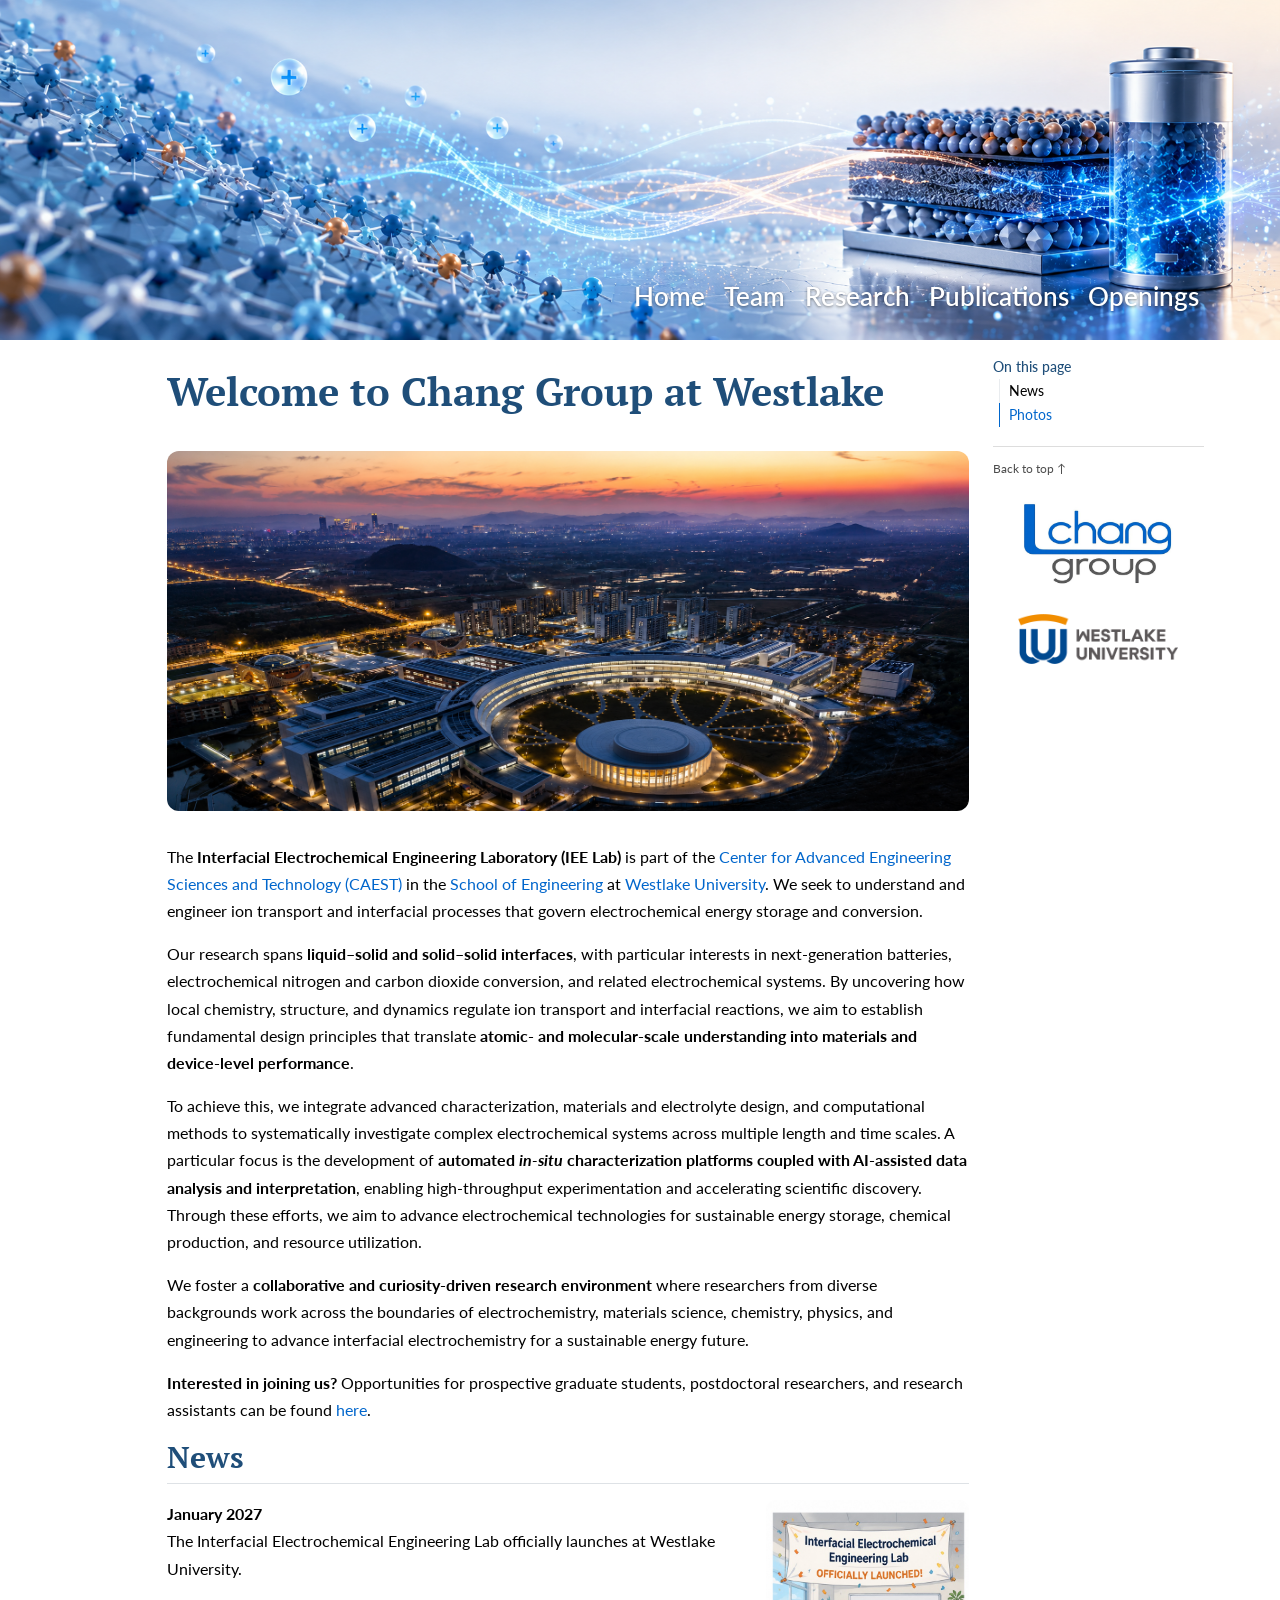
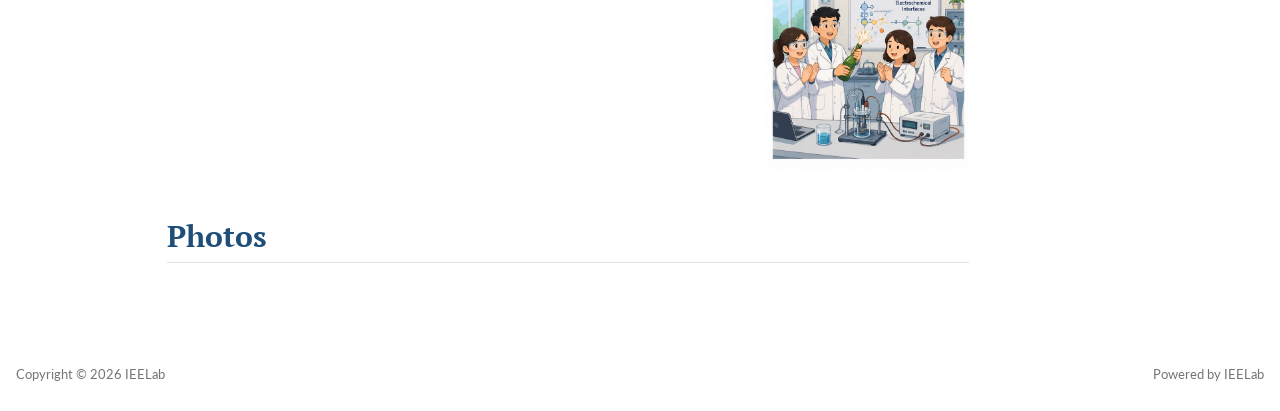
<file: docs/index.html>
<!DOCTYPE html>
<html xmlns="http://www.w3.org/1999/xhtml" lang="en" xml:lang="en"><head>

<meta charset="utf-8">
<meta name="generator" content="quarto-1.11.9">

<meta name="viewport" content="width=device-width, initial-scale=1.0, user-scalable=yes">


<title>Welcome to Chang Group at Westlake – Interfacial Electrochemical Engineering Lab</title>
<style>
/* Default styles provided by pandoc.
** See https://pandoc.org/MANUAL.html#variables-for-html for config info.
*/
span.smallcaps{font-variant: small-caps;}
div.columns{display: flex; gap: 1.5em;}
div.column{flex: auto;}
@media screen {
div.columns{gap: min(4vw, 1.5em);}
div.column{overflow-x: auto;}
}
div.hanging-indent{margin-left: 1.5em; text-indent: -1.5em;}
ul.task-list{list-style: none;}
ul.task-list li input[type="checkbox"] {
  width: 0.8em;
  margin: 0 0.8em 0.2em -1em; /* quarto-specific, see https://github.com/quarto-dev/quarto-cli/issues/4556 */ 
  vertical-align: middle;
}
</style>


<script src="site_libs/quarto-nav/quarto-nav.js"></script>
<script src="site_libs/quarto-nav/headroom.min.js"></script>
<script src="site_libs/clipboard/clipboard.min.js"></script>
<script src="site_libs/quarto-search/autocomplete.umd.js"></script>
<script src="site_libs/quarto-search/fuse.min.js"></script>
<script src="site_libs/quarto-search/quarto-search.js"></script>
<meta name="quarto:offset" content="./">
<link href="./images/site-logo.jpg" rel="icon" type="image/jpeg">
<script src="site_libs/quarto-html/quarto.js" type="module"></script>
<script src="site_libs/quarto-html/tabsets/tabsets.js" type="module"></script>
<script src="site_libs/quarto-html/scrollable-regions/scrollable-regions.js" type="module"></script>
<script src="site_libs/quarto-html/popper.min.js"></script>
<script src="site_libs/quarto-html/tippy.umd.min.js"></script>
<script src="site_libs/quarto-html/anchor.min.js"></script>
<link href="site_libs/quarto-html/tippy.css" rel="stylesheet">
<link href="site_libs/quarto-html/quarto-syntax-highlighting-00e69191a930b42b155058873613fefc.css" rel="stylesheet" id="quarto-text-highlighting-styles">
<script src="site_libs/bootstrap/bootstrap.min.js"></script>
<link href="site_libs/bootstrap/bootstrap-icons.css" rel="stylesheet">
<link href="site_libs/bootstrap/bootstrap-fd1bb39658a85798cfa423bf578b9869.min.css" rel="stylesheet" append-hash="true" id="quarto-bootstrap" data-mode="light">
<script id="quarto-search-options" type="application/json">{
  "location": "navbar",
  "copy-button": false,
  "collapse-after": 3,
  "panel-placement": "end",
  "type": "overlay",
  "limit": 50,
  "keyboard-shortcut": [
    "f",
    "/",
    "s"
  ],
  "show-item-context": false,
  "language": {
    "search-no-results-text": "No results",
    "search-matching-documents-text": "matching documents",
    "search-copy-link-title": "Copy link to search",
    "search-hide-matches-text": "Hide additional matches",
    "search-more-match-text": "more match in this document",
    "search-more-matches-text": "more matches in this document",
    "search-clear-button-title": "Clear",
    "search-text-placeholder": "",
    "search-detached-cancel-button-title": "Cancel",
    "search-submit-button-title": "Submit",
    "search-label": "Search"
  }
}</script>
<script async="" src="https://www.googletagmanager.com/gtag/js?id=G-5TPCGR6ZQC"></script>

<script type="text/javascript">

window.dataLayer = window.dataLayer || [];
function gtag(){dataLayer.push(arguments);}
gtag('js', new Date());
gtag('config', 'G-5TPCGR6ZQC', { 'anonymize_ip': true});
</script>


</head>

<body class="nav-fixed quarto-light"><a id="quarto-skip-link" class="visually-hidden-focusable" href="#quarto-document-content">Skip to main content</a>

<div id="quarto-search-results"></div>
  <header id="quarto-header" class="headroom fixed-top">
    <nav class="navbar navbar-expand-lg " data-bs-theme="dark" aria-label="Site">
      <div class="navbar-container container-fluid">
      <div class="navbar-brand-container mx-auto">
    <a class="navbar-brand" href="./index.html">
    <span class="navbar-title">Interfacial Electrochemical Engineering Lab</span>
    </a>
  </div>
          <button class="navbar-toggler" type="button" data-bs-toggle="collapse" data-bs-target="#navbarCollapse" aria-controls="navbarCollapse" aria-expanded="false" aria-label="Toggle navigation" onclick="if (window.quartoToggleHeadroom) { window.quartoToggleHeadroom(); }">
  <span class="navbar-toggler-icon"></span>
</button>
          <div class="collapse navbar-collapse" id="navbarCollapse">
            <ul class="navbar-nav navbar-nav-scroll ms-auto">
  <li class="nav-item">
    <a class="nav-link active" href="./index.html" aria-current="page"> 
<span class="menu-text">Home</span></a>
  </li>  
  <li class="nav-item">
    <a class="nav-link" href="./Team.html"> 
<span class="menu-text">Team</span></a>
  </li>  
  <li class="nav-item">
    <a class="nav-link" href="./Research.html"> 
<span class="menu-text">Research</span></a>
  </li>  
  <li class="nav-item">
    <a class="nav-link" href="./publications.html"> 
<span class="menu-text">Publications</span></a>
  </li>  
  <li class="nav-item">
    <a class="nav-link" href="./Openings.html"> 
<span class="menu-text">Openings</span></a>
  </li>  
</ul>
          </div> <!-- /navcollapse -->
            <div class="quarto-navbar-tools">
</div>
      </div> <!-- /container-fluid -->
    </nav>
</header>
<!-- content -->
<div id="quarto-content" class="quarto-container page-columns page-rows-contents page-layout-article page-navbar">
<!-- sidebar -->
<!-- margin-sidebar -->
    <div id="quarto-margin-sidebar" class="sidebar margin-sidebar">
        <nav id="TOC" role="doc-toc" aria-labelledby="toc-title" class="toc-active">
    <h2 id="toc-title">On this page</h2>
   
  <ul>
  <li><a href="#news" id="toc-news" class="nav-link active" data-scroll-target="#news">News</a></li>
  <li><a href="#photos" id="toc-photos" class="nav-link" data-scroll-target="#photos">Photos</a></li>
  </ul>
</nav>
    </div>
<!-- main -->
<main class="content" id="quarto-document-content" tabindex="-1">

<header id="title-block-header" class="quarto-title-block default">
<div class="quarto-title">
<h1 class="title">Welcome to Chang Group at Westlake</h1>
</div>



<div class="quarto-title-meta">

    
  
    
  </div>
  


</header>


<p><img src="images/westlake1.png" class="homepage-hero img-fluid"></p>
<div id="hero-heading">
<p>The <strong>Interfacial Electrochemical Engineering Laboratory (IEE Lab)</strong> is part of the <a href="https://en-soe.westlake.edu.cn/OurSchool/departmentcenter/centerCAEST/">Center for Advanced Engineering Sciences and Technology (CAEST)</a> in the <a href="https://en-soe.westlake.edu.cn/index.shtml">School of Engineering</a> at <a href="https://en.westlake.edu.cn/">Westlake University</a>. We seek to understand and engineer ion transport and interfacial processes that govern electrochemical energy storage and conversion.</p>
<p>Our research spans <strong>liquid–solid and solid–solid interfaces</strong>, with particular interests in next-generation batteries, electrochemical nitrogen and carbon dioxide conversion, and related electrochemical systems. By uncovering how local chemistry, structure, and dynamics regulate ion transport and interfacial reactions, we aim to establish fundamental design principles that translate <strong>atomic- and molecular-scale understanding into materials and device-level performance</strong>.</p>
<p>To achieve this, we integrate advanced characterization, materials and electrolyte design, and computational methods to systematically investigate complex electrochemical systems across multiple length and time scales. A particular focus is the development of <strong>automated <em>in-situ</em> characterization platforms coupled with AI-assisted data analysis and interpretation</strong>, enabling high-throughput experimentation and accelerating scientific discovery. Through these efforts, we aim to advance electrochemical technologies for sustainable energy storage, chemical production, and resource utilization.</p>
<p>We foster a <strong>collaborative and curiosity-driven research environment</strong> where researchers from diverse backgrounds work across the boundaries of electrochemistry, materials science, chemistry, physics, and engineering to advance interfacial electrochemistry for a sustainable energy future.</p>
<p><strong>Interested in joining us?</strong> Opportunities for prospective graduate students, postdoctoral researchers, and research assistants can be found <a href="./Openings.html">here</a>.</p>
</div>
<section id="news" class="level2">
<h2 class="anchored" data-anchor-id="news">News</h2>
<div class="news-item">
<p><img src="images/news/lab-launch.jpg" class="img-fluid" width="220"></p>
<p><strong>January 2027</strong><br>
The Interfacial Electrochemical Engineering Lab officially launches at Westlake University.</p>
</div>
</section>
<section id="photos" class="level2">
<h2 class="anchored" data-anchor-id="photos">Photos</h2>


</section>

</main> <!-- /main -->
<script>

document.addEventListener("DOMContentLoaded", function () {



  const toc = document.querySelector("#TOC");

  if (!toc) return;



  /*

   * TOC links

   */

  const tocLinks = Array.from(

    toc.querySelectorAll('a[href^="#"]')

  );



  /*

   * Handle TOC clicks ourselves.

   *

   * Capture phase is important:

   * it runs before Quarto's own click handlers,

   * avoiding conflicts between the two.

   */

  toc.addEventListener(

    "click",

    function (e) {



      const link = e.target.closest('a[href^="#"]');



      if (!link || !toc.contains(link)) return;



      const href = link.getAttribute("href");



      if (!href || href === "#") return;



      const id = decodeURIComponent(

        href.substring(1)

      );



      const target =

        document.getElementById(id);



      if (!target) return;



      e.preventDefault();

      e.stopPropagation();



      /*

       * Position the target below the navbar.

       */

      const targetY =

        target.getBoundingClientRect().top +

        window.scrollY -

        80;



      window.scrollTo({

        top: Math.max(0, targetY),

        behavior: "auto"

      });



      /*

       * Update URL without triggering another scroll.

       */

      history.replaceState(

        null,

        "",

        href

      );



    },

    true

  );





  /*

   * Active TOC highlighting

   */

  const sections = [];



  tocLinks.forEach(link => {



    const href = link.getAttribute("href");



    if (!href || href === "#") return;



    const id = decodeURIComponent(

      href.substring(1)

    );



    const section =

      document.getElementById(id);



    if (!section) return;



    sections.push({

      link: link,

      section: section

    });



  });





  function updateTOC() {



    let current = null;



    sections.forEach(item => {



      const rect =

        item.section.getBoundingClientRect();



      if (rect.top <= 250) {

        current = item;

      }



    });



    tocLinks.forEach(link => {

      link.classList.remove("active");

    });



    if (current) {

      current.link.classList.add("active");

    }



  }





  window.addEventListener(

    "scroll",

    updateTOC,

    { passive: true }

  );



  updateTOC();





  /*

   * Back to top

   */

  const backToTop =

    document.createElement("a");



  backToTop.href = "#";

  backToTop.className = "back-to-top";

  backToTop.innerHTML = "Back to top ↑";



  backToTop.addEventListener(

    "click",

    function (e) {



      e.preventDefault();



      window.scrollTo({

        top: 0,

        behavior: "smooth"

      });



      history.replaceState(

        null,

        "",

        window.location.pathname

      );



    }

  );



  toc.appendChild(backToTop);





  /*

   * Sidebar logos

   */

  const marginSidebar =

    document.querySelector(

      "#quarto-margin-sidebar"

    );



  if (marginSidebar) {



    const logoBox =

      document.createElement("div");



    logoBox.className =

      "sidebar-logos";



    logoBox.innerHTML = `

      <img class="chang-logo"

           src="images/site-logo.jpg"

           alt="Chang Group">



      <img class="westlake-logo"

           src="images/westlake-logo.png"

           alt="Westlake University">

    `;



    marginSidebar.appendChild(

      logoBox

    );



  }



});

</script>
<script id="quarto-html-after-body" type="application/javascript">
  window.document.addEventListener("DOMContentLoaded", function (event) {
    const icon = "";
    const anchorJS = new window.AnchorJS();
    anchorJS.options = {
      placement: 'right',
      icon: icon
    };
    anchorJS.add('.anchored');
    const isCodeAnnotation = (el) => {
      for (const clz of el.classList) {
        if (clz.startsWith('code-annotation-')) {                     
          return true;
        }
      }
      return false;
    }
    const onCopySuccess = function(e) {
      // button target
      const button = e.trigger;
      // don't keep focus
      button.blur();
      // flash "checked"
      button.classList.add('code-copy-button-checked');
      var currentTitle = button.getAttribute("title");
      button.setAttribute("title", "Copied!");
      let tooltip;
      if (window.bootstrap) {
        button.setAttribute("data-bs-toggle", "tooltip");
        button.setAttribute("data-bs-placement", "left");
        button.setAttribute("data-bs-title", "Copied!");
        tooltip = new bootstrap.Tooltip(button, 
          { trigger: "manual", 
            customClass: "code-copy-button-tooltip",
            offset: [0, -8]});
        tooltip.show();    
      }
      setTimeout(function() {
        if (tooltip) {
          tooltip.hide();
          button.removeAttribute("data-bs-title");
          button.removeAttribute("data-bs-toggle");
          button.removeAttribute("data-bs-placement");
        }
        button.setAttribute("title", currentTitle);
        button.classList.remove('code-copy-button-checked');
      }, 1000);
      // clear code selection
      e.clearSelection();
    }
    const getTextToCopy = function(trigger) {
      const outerScaffold = trigger.parentElement.cloneNode(true);
      const codeEl = outerScaffold.querySelector('code');
      for (const childEl of codeEl.children) {
        if (isCodeAnnotation(childEl)) {
          childEl.remove();
        }
      }
      return codeEl.innerText;
    }
    const clipboard = new window.ClipboardJS('.code-copy-button:not([data-in-quarto-modal])', {
      text: getTextToCopy
    });
    clipboard.on('success', onCopySuccess);
    if (window.document.getElementById('quarto-embedded-source-code-modal')) {
      const clipboardModal = new window.ClipboardJS('.code-copy-button[data-in-quarto-modal]', {
        text: getTextToCopy,
        container: window.document.getElementById('quarto-embedded-source-code-modal')
      });
      clipboardModal.on('success', onCopySuccess);
    }
      var localhostRegex = new RegExp(/^(?:http|https):\/\/localhost\:?[0-9]*\//);
      var mailtoRegex = new RegExp(/^mailto:/);
        var filterRegex = new RegExp("https:\/\/changli-ieelab\.github\.io\/westlake");
      var isInternal = (href) => {
          return filterRegex.test(href) || localhostRegex.test(href) || mailtoRegex.test(href);
      }
      // Inspect non-navigation links and adorn them if external
      window.quartoDecorateExternalLinks = function (root) {
     var links = (root || window.document).querySelectorAll('a[href]:not(.nav-link):not(.navbar-brand):not(.toc-action):not(.sidebar-link):not(.sidebar-item-toggle):not(.pagination-link):not(.no-external):not([aria-hidden]):not(.dropdown-item):not(.quarto-navigation-tool):not(.about-link)');
      for (var i=0; i<links.length; i++) {
        const link = links[i];
        if (!isInternal(link.href)) {
          // undo the damage that might have been done by quarto-nav.js in the case of
          // links that we want to consider external
          if (link.dataset.originalHref !== undefined) {
            link.href = link.dataset.originalHref;
          }
          if (!link.classList.contains('no-external-icon')) {
          }
        }
      }
      };
      window.quartoDecorateExternalLinks(window.document);
    // Esc closes the popup (WCAG 1.4.13) and focus leaving both trigger and
    // popup closes it (WCAG 2.4.11); tippy handles neither for interactive popups.
    const hideOnEscAndFocusOut = {
      name: 'hideOnEscAndFocusOut',
      defaultValue: true,
      fn(instance) {
        const dismiss = () => {
          // A show scheduled by the trigger delay would otherwise reopen it
          instance.clearDelayTimeouts();
          instance.hide();
        };
        const onKeyDown = (event) => {
          if (event.key !== 'Escape') {
            return;
          }
          // Keep Esc from also reaching page handlers (e.g. reveal.js overview),
          // except an open reveal.js slide menu, which Esc should close too.
          // The menu handles keys only when its keyboard option is on.
          const menuHandlesEsc = window.Reveal?.getPlugin?.('menu')?.isOpen() &&
            window.Reveal.getConfig().menu?.keyboard !== false;
          if (!menuHandlesEsc) {
            event.stopPropagation();
          }
          if (instance.popper.contains(window.document.activeElement)) {
            // Disabled while refocusing so the focus trigger does not reopen it
            instance.disable();
            instance.reference.focus();
            instance.enable();
          }
          dismiss();
        };
        const onFocusOut = (event) => {
          const target = event.relatedTarget;
          if (target && !instance.reference.contains(target) &&
              !instance.popper.contains(target)) {
            dismiss();
          }
        };
        // On the trigger too: a click trigger (code-annotations: select) has no
        // blur handling. Attached for the instance's lifetime so leaving the
        // trigger also cancels a show still pending on the trigger delay.
        instance.reference.addEventListener('focusout', onFocusOut);
        return {
          onShow() {
            window.document.addEventListener('keydown', onKeyDown, true);
            instance.popper.addEventListener('focusout', onFocusOut);
          },
          onHide() {
            window.document.removeEventListener('keydown', onKeyDown, true);
            instance.popper.removeEventListener('focusout', onFocusOut);
          },
          onDestroy() {
            instance.reference.removeEventListener('focusout', onFocusOut);
          },
        };
      },
    };
    function tippyHover(el, contentFn, onTriggerFn, onUntriggerFn) {
      const config = {
        allowHTML: true,
        maxWidth: 500,
        delay: 100,
        arrow: false,
        appendTo: function(el) {
            return el.parentElement;
        },
        interactive: true,
        interactiveBorder: 10,
        theme: 'quarto',
        placement: 'bottom-start',
        plugins: [hideOnEscAndFocusOut],
      };
      if (contentFn) {
        config.content = contentFn;
      }
      if (onTriggerFn) {
        config.onTrigger = onTriggerFn;
      }
      if (onUntriggerFn) {
        config.onUntrigger = onUntriggerFn;
      }
      window.tippy(el, config); 
    }
    const noterefs = window.document.querySelectorAll('a[role="doc-noteref"]');
    for (var i=0; i<noterefs.length; i++) {
      const ref = noterefs[i];
      tippyHover(ref, function() {
        // use id or data attribute instead here
        let href = ref.getAttribute('data-footnote-href') || ref.getAttribute('href');
        try { href = new URL(href).hash; } catch {}
        const id = href.replace(/^#\/?/, "");
        const note = window.document.getElementById(id);
        if (note) {
          return note.innerHTML;
        } else {
          return "";
        }
      });
    }
    const xrefs = window.document.querySelectorAll('a.quarto-xref');
    const processXRef = (id, note) => {
      // Strip column container classes
      const stripColumnClz = (el) => {
        el.classList.remove("page-full", "page-columns");
        if (el.children) {
          for (const child of el.children) {
            stripColumnClz(child);
          }
        }
      }
      stripColumnClz(note)
      if (id === null || id.startsWith('sec-')) {
        // Special case sections, only their first couple elements
        const container = document.createElement("div");
        if (note.children && note.children.length > 2) {
          container.appendChild(note.children[0].cloneNode(true));
          for (let i = 1; i < note.children.length; i++) {
            const child = note.children[i];
            if (child.tagName === "P" && child.innerText === "") {
              continue;
            } else {
              container.appendChild(child.cloneNode(true));
              break;
            }
          }
          if (window.Quarto?.typesetMath) {
            window.Quarto.typesetMath(container);
          }
          return container.innerHTML
        } else {
          if (window.Quarto?.typesetMath) {
            window.Quarto.typesetMath(note);
          }
          return note.innerHTML;
        }
      } else {
        // Remove any anchor links if they are present
        const anchorLink = note.querySelector('a.anchorjs-link');
        if (anchorLink) {
          anchorLink.remove();
        }
        if (window.Quarto?.typesetMath) {
          window.Quarto.typesetMath(note);
        }
        if (note.classList.contains("callout")) {
          return note.outerHTML;
        } else {
          return note.innerHTML;
        }
      }
    }
    for (var i=0; i<xrefs.length; i++) {
      const xref = xrefs[i];
      tippyHover(xref, undefined, function(instance) {
        instance.disable();
        let url = xref.getAttribute('href');
        let hash = undefined; 
        if (url.startsWith('#')) {
          hash = url;
        } else {
          try { hash = new URL(url).hash; } catch {}
        }
        if (hash) {
          const id = hash.replace(/^#\/?/, "");
          const note = window.document.getElementById(id);
          if (note !== null) {
            try {
              const html = processXRef(id, note.cloneNode(true));
              instance.setContent(html);
            } finally {
              instance.enable();
              instance.show();
            }
          } else {
            // See if we can fetch this
            fetch(url.split('#')[0])
            .then(res => res.text())
            .then(html => {
              const parser = new DOMParser();
              const htmlDoc = parser.parseFromString(html, "text/html");
              const note = htmlDoc.getElementById(id);
              if (note !== null) {
                const html = processXRef(id, note);
                instance.setContent(html);
              } 
            }).finally(() => {
              instance.enable();
              instance.show();
            });
          }
        } else {
          // See if we can fetch a full url (with no hash to target)
          // This is a special case and we should probably do some content thinning / targeting
          fetch(url)
          .then(res => res.text())
          .then(html => {
            const parser = new DOMParser();
            const htmlDoc = parser.parseFromString(html, "text/html");
            const note = htmlDoc.querySelector('main.content');
            if (note !== null) {
              // This should only happen for chapter cross references
              // (since there is no id in the URL)
              // remove the first header
              if (note.children.length > 0 && note.children[0].tagName === "HEADER") {
                note.children[0].remove();
              }
              const html = processXRef(null, note);
              instance.setContent(html);
            } 
          }).finally(() => {
            instance.enable();
            instance.show();
          });
        }
      }, function(instance) {
      });
    }
        let selectedAnnoteEl;
        const selectorForAnnotation = ( cell, annotation) => {
          let cellAttr = 'data-code-cell="' + cell + '"';
          let lineAttr = 'data-code-annotation="' +  annotation + '"';
          const selector = 'span[' + cellAttr + '][' + lineAttr + ']';
          return selector;
        }
        const selectCodeLines = (annoteEl) => {
          const doc = window.document;
          const targetCell = annoteEl.getAttribute("data-target-cell");
          const targetAnnotation = annoteEl.getAttribute("data-target-annotation");
          const annoteSpan = window.document.querySelector(selectorForAnnotation(targetCell, targetAnnotation));
          const lines = annoteSpan.getAttribute("data-code-lines").split(",");
          const lineIds = lines.map((line) => {
            return targetCell + "-" + line;
          })
          // Each band is positioned against its own containing block, which is
          // not the offsetParent of the lines, so place it from client rects.
          const placeBand = (band, firstEl, lastEl, codeBlock) => {
            const container = band.offsetParent;
            if (container === null) {
              return;
            }
            const containerRect = container.getBoundingClientRect();
            // Reveal.js scales slides with a transform, so convert client
            // pixels back to the CSS pixels of the container.
            const scale = containerRect.height / container.offsetHeight || 1;
            const firstRect = firstEl.getBoundingClientRect();
            const lastRect = lastEl.getBoundingClientRect();
            const top = (firstRect.top - containerRect.top) / scale - container.clientTop + container.scrollTop;
            const height = (lastRect.bottom - firstRect.top) / scale;
            band.style.top = top - 2 + "px";
            band.style.height = height + 4 + "px";
            if (codeBlock) {
              // Without the copy button wrapper, the containing block is wider
              // than the code block, so span the code block explicitly.
              const blockRect = codeBlock.getBoundingClientRect();
              band.style.left = (blockRect.left - containerRect.left) / scale - container.clientLeft + container.scrollLeft + "px";
              band.style.width = blockRect.width / scale + "px";
            }
          };
          if (lineIds.length > 0) {
            const el = window.document.getElementById(lineIds[0]);
            const lastEl = window.document.getElementById(lineIds[lineIds.length - 1]);
            const parent = el.parentElement.parentElement;
            // cook up a div (if necessary) and position it
            let div = window.document.getElementById("code-annotation-line-highlight");
            if (div === null) {
              div = window.document.createElement("div");
              div.setAttribute("id", "code-annotation-line-highlight");
              div.style.position = 'absolute';
              parent.appendChild(div);
            }
            placeBand(div, el, lastEl, parent.closest("div.sourceCode") || parent);
            let gutterDiv = window.document.getElementById("code-annotation-line-highlight-gutter");
            if (gutterDiv === null) {
              gutterDiv = window.document.createElement("div");
              gutterDiv.setAttribute("id", "code-annotation-line-highlight-gutter");
              gutterDiv.style.position = 'absolute';
              const codeCell = window.document.getElementById(targetCell);
              const gutter = codeCell.querySelector('.code-annotation-gutter');
              gutter.appendChild(gutterDiv);
            }
            placeBand(gutterDiv, el, lastEl);
            selectedAnnoteEl = annoteEl;
          }
        };
        const unselectCodeLines = () => {
          const elementsIds = ["code-annotation-line-highlight", "code-annotation-line-highlight-gutter"];
          elementsIds.forEach((elId) => {
            const div = window.document.getElementById(elId);
            if (div) {
              div.remove();
            }
          });
          selectedAnnoteEl = undefined;
        };
          // Handle positioning of the toggle
      window.addEventListener(
        "resize",
        throttle(() => {
          elRect = undefined;
          if (selectedAnnoteEl) {
            selectCodeLines(selectedAnnoteEl);
          }
        }, 10)
      );
      function throttle(fn, ms) {
      let throttle = false;
      let timer;
        return (...args) => {
          if(!throttle) { // first call gets through
              fn.apply(this, args);
              throttle = true;
          } else { // all the others get throttled
              if(timer) clearTimeout(timer); // cancel #2
              timer = setTimeout(() => {
                fn.apply(this, args);
                timer = throttle = false;
              }, ms);
          }
        };
      }
        // Attach click handler to the DT
        const annoteDls = window.document.querySelectorAll('dt[data-target-cell]');
        for (const annoteDlNode of annoteDls) {
          annoteDlNode.addEventListener('click', (event) => {
            const clickedEl = event.target;
            if (clickedEl !== selectedAnnoteEl) {
              unselectCodeLines();
              const activeEl = window.document.querySelector('dt[data-target-cell].code-annotation-active');
              if (activeEl) {
                activeEl.classList.remove('code-annotation-active');
              }
              selectCodeLines(clickedEl);
              clickedEl.classList.add('code-annotation-active');
            } else {
              // Unselect the line
              unselectCodeLines();
              clickedEl.classList.remove('code-annotation-active');
            }
          });
        }
    const findCites = (el) => {
      const parentEl = el.parentElement;
      if (parentEl) {
        const cites = parentEl.dataset.cites;
        if (cites) {
          return {
            el,
            cites: cites.split(' ')
          };
        } else {
          return findCites(el.parentElement)
        }
      } else {
        return undefined;
      }
    };
    var bibliorefs = window.document.querySelectorAll('a[role="doc-biblioref"]');
    for (var i=0; i<bibliorefs.length; i++) {
      const ref = bibliorefs[i];
      const citeInfo = findCites(ref);
      if (citeInfo) {
        tippyHover(citeInfo.el, function() {
          var popup = window.document.createElement('div');
          citeInfo.cites.forEach(function(cite) {
            var citeDiv = window.document.createElement('div');
            citeDiv.classList.add('hanging-indent');
            citeDiv.classList.add('csl-entry');
            var biblioDiv = window.document.getElementById('ref-' + cite);
            if (biblioDiv) {
              citeDiv.innerHTML = biblioDiv.innerHTML;
            }
            popup.appendChild(citeDiv);
          });
          return popup.innerHTML;
        });
      }
    }
  });
  </script>
  <script type="application/javascript">
  window.quartoScrollableRegionsLabels = {"code":"Scrollable code","output":"Scrollable output"};
  </script>
</div> <!-- /content -->
<footer class="footer">
  <div class="nav-footer">
    <div class="nav-footer-left">
<p>Copyright © 2026 IEELab</p>
</div>   
    <div class="nav-footer-center">
      &nbsp;
    </div>
    <div class="nav-footer-right">
<p>Powered by IEELab</p>
</div>
  </div>
</footer>




</body></html>
</file>
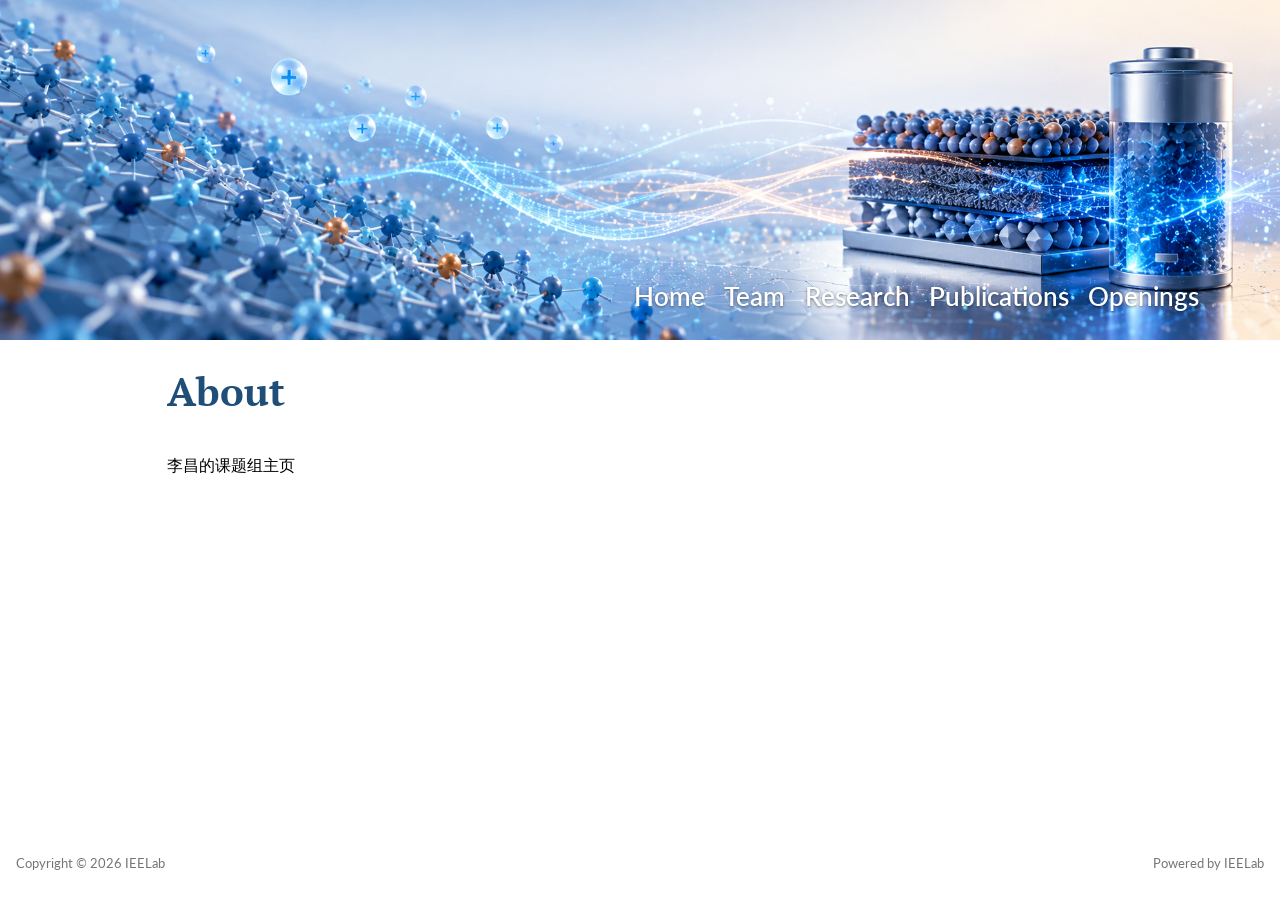
<file: docs/about.html>
<!DOCTYPE html>
<html xmlns="http://www.w3.org/1999/xhtml" lang="en" xml:lang="en"><head>

<meta charset="utf-8">
<meta name="generator" content="quarto-1.11.9">

<meta name="viewport" content="width=device-width, initial-scale=1.0, user-scalable=yes">


<title>About – Interfacial Electrochemical Engineering Lab</title>
<style>
/* Default styles provided by pandoc.
** See https://pandoc.org/MANUAL.html#variables-for-html for config info.
*/
span.smallcaps{font-variant: small-caps;}
div.columns{display: flex; gap: 1.5em;}
div.column{flex: auto;}
@media screen {
div.columns{gap: min(4vw, 1.5em);}
div.column{overflow-x: auto;}
}
div.hanging-indent{margin-left: 1.5em; text-indent: -1.5em;}
ul.task-list{list-style: none;}
ul.task-list li input[type="checkbox"] {
  width: 0.8em;
  margin: 0 0.8em 0.2em -1em; /* quarto-specific, see https://github.com/quarto-dev/quarto-cli/issues/4556 */ 
  vertical-align: middle;
}
</style>


<script src="site_libs/quarto-nav/quarto-nav.js"></script>
<script src="site_libs/quarto-nav/headroom.min.js"></script>
<script src="site_libs/clipboard/clipboard.min.js"></script>
<script src="site_libs/quarto-search/autocomplete.umd.js"></script>
<script src="site_libs/quarto-search/fuse.min.js"></script>
<script src="site_libs/quarto-search/quarto-search.js"></script>
<meta name="quarto:offset" content="./">
<link href="./images/site-logo.jpg" rel="icon" type="image/jpeg">
<script src="site_libs/quarto-html/quarto.js" type="module"></script>
<script src="site_libs/quarto-html/tabsets/tabsets.js" type="module"></script>
<script src="site_libs/quarto-html/scrollable-regions/scrollable-regions.js" type="module"></script>
<script src="site_libs/quarto-html/popper.min.js"></script>
<script src="site_libs/quarto-html/tippy.umd.min.js"></script>
<script src="site_libs/quarto-html/anchor.min.js"></script>
<link href="site_libs/quarto-html/tippy.css" rel="stylesheet">
<link href="site_libs/quarto-html/quarto-syntax-highlighting-00e69191a930b42b155058873613fefc.css" rel="stylesheet" id="quarto-text-highlighting-styles">
<script src="site_libs/bootstrap/bootstrap.min.js"></script>
<link href="site_libs/bootstrap/bootstrap-icons.css" rel="stylesheet">
<link href="site_libs/bootstrap/bootstrap-fd1bb39658a85798cfa423bf578b9869.min.css" rel="stylesheet" append-hash="true" id="quarto-bootstrap" data-mode="light">
<script id="quarto-search-options" type="application/json">{
  "location": "navbar",
  "copy-button": false,
  "collapse-after": 3,
  "panel-placement": "end",
  "type": "overlay",
  "limit": 50,
  "keyboard-shortcut": [
    "f",
    "/",
    "s"
  ],
  "show-item-context": false,
  "language": {
    "search-no-results-text": "No results",
    "search-matching-documents-text": "matching documents",
    "search-copy-link-title": "Copy link to search",
    "search-hide-matches-text": "Hide additional matches",
    "search-more-match-text": "more match in this document",
    "search-more-matches-text": "more matches in this document",
    "search-clear-button-title": "Clear",
    "search-text-placeholder": "",
    "search-detached-cancel-button-title": "Cancel",
    "search-submit-button-title": "Submit",
    "search-label": "Search"
  }
}</script>
<script async="" src="https://www.googletagmanager.com/gtag/js?id=G-5TPCGR6ZQC"></script>

<script type="text/javascript">

window.dataLayer = window.dataLayer || [];
function gtag(){dataLayer.push(arguments);}
gtag('js', new Date());
gtag('config', 'G-5TPCGR6ZQC', { 'anonymize_ip': true});
</script>


</head>

<body class="nav-fixed quarto-light"><a id="quarto-skip-link" class="visually-hidden-focusable" href="#quarto-document-content">Skip to main content</a>

<div id="quarto-search-results"></div>
  <header id="quarto-header" class="headroom fixed-top">
    <nav class="navbar navbar-expand-lg " data-bs-theme="dark" aria-label="Site">
      <div class="navbar-container container-fluid">
      <div class="navbar-brand-container mx-auto">
    <a class="navbar-brand" href="./index.html">
    <span class="navbar-title">Interfacial Electrochemical Engineering Lab</span>
    </a>
  </div>
          <button class="navbar-toggler" type="button" data-bs-toggle="collapse" data-bs-target="#navbarCollapse" aria-controls="navbarCollapse" aria-expanded="false" aria-label="Toggle navigation" onclick="if (window.quartoToggleHeadroom) { window.quartoToggleHeadroom(); }">
  <span class="navbar-toggler-icon"></span>
</button>
          <div class="collapse navbar-collapse" id="navbarCollapse">
            <ul class="navbar-nav navbar-nav-scroll ms-auto">
  <li class="nav-item">
    <a class="nav-link" href="./index.html"> 
<span class="menu-text">Home</span></a>
  </li>  
  <li class="nav-item">
    <a class="nav-link" href="./Team.html"> 
<span class="menu-text">Team</span></a>
  </li>  
  <li class="nav-item">
    <a class="nav-link" href="./Research.html"> 
<span class="menu-text">Research</span></a>
  </li>  
  <li class="nav-item">
    <a class="nav-link" href="./publications.html"> 
<span class="menu-text">Publications</span></a>
  </li>  
  <li class="nav-item">
    <a class="nav-link" href="./Openings.html"> 
<span class="menu-text">Openings</span></a>
  </li>  
</ul>
          </div> <!-- /navcollapse -->
            <div class="quarto-navbar-tools">
</div>
      </div> <!-- /container-fluid -->
    </nav>
</header>
<!-- content -->
<div id="quarto-content" class="quarto-container page-columns page-rows-contents page-layout-article page-navbar">
<!-- sidebar -->
<!-- margin-sidebar -->
    <div id="quarto-margin-sidebar" class="sidebar margin-sidebar zindex-bottom">
        
    </div>
<!-- main -->
<main class="content" id="quarto-document-content" tabindex="-1">

<header id="title-block-header" class="quarto-title-block default">
<div class="quarto-title">
<h1 class="title">About</h1>
</div>



<div class="quarto-title-meta">

    
  
    
  </div>
  


</header>


<p>李昌的课题组主页</p>



</main> <!-- /main -->
<script>

document.addEventListener("DOMContentLoaded", function () {



  const toc = document.querySelector("#TOC");

  if (!toc) return;



  /*

   * TOC links

   */

  const tocLinks = Array.from(

    toc.querySelectorAll('a[href^="#"]')

  );



  /*

   * Handle TOC clicks ourselves.

   *

   * Capture phase is important:

   * it runs before Quarto's own click handlers,

   * avoiding conflicts between the two.

   */

  toc.addEventListener(

    "click",

    function (e) {



      const link = e.target.closest('a[href^="#"]');



      if (!link || !toc.contains(link)) return;



      const href = link.getAttribute("href");



      if (!href || href === "#") return;



      const id = decodeURIComponent(

        href.substring(1)

      );



      const target =

        document.getElementById(id);



      if (!target) return;



      e.preventDefault();

      e.stopPropagation();



      /*

       * Position the target below the navbar.

       */

      const targetY =

        target.getBoundingClientRect().top +

        window.scrollY -

        80;



      window.scrollTo({

        top: Math.max(0, targetY),

        behavior: "auto"

      });



      /*

       * Update URL without triggering another scroll.

       */

      history.replaceState(

        null,

        "",

        href

      );



    },

    true

  );





  /*

   * Active TOC highlighting

   */

  const sections = [];



  tocLinks.forEach(link => {



    const href = link.getAttribute("href");



    if (!href || href === "#") return;



    const id = decodeURIComponent(

      href.substring(1)

    );



    const section =

      document.getElementById(id);



    if (!section) return;



    sections.push({

      link: link,

      section: section

    });



  });





  function updateTOC() {



    let current = null;



    sections.forEach(item => {



      const rect =

        item.section.getBoundingClientRect();



      if (rect.top <= 250) {

        current = item;

      }



    });



    tocLinks.forEach(link => {

      link.classList.remove("active");

    });



    if (current) {

      current.link.classList.add("active");

    }



  }





  window.addEventListener(

    "scroll",

    updateTOC,

    { passive: true }

  );



  updateTOC();





  /*

   * Back to top

   */

  const backToTop =

    document.createElement("a");



  backToTop.href = "#";

  backToTop.className = "back-to-top";

  backToTop.innerHTML = "Back to top ↑";



  backToTop.addEventListener(

    "click",

    function (e) {



      e.preventDefault();



      window.scrollTo({

        top: 0,

        behavior: "smooth"

      });



      history.replaceState(

        null,

        "",

        window.location.pathname

      );



    }

  );



  toc.appendChild(backToTop);





  /*

   * Sidebar logos

   */

  const marginSidebar =

    document.querySelector(

      "#quarto-margin-sidebar"

    );



  if (marginSidebar) {



    const logoBox =

      document.createElement("div");



    logoBox.className =

      "sidebar-logos";



    logoBox.innerHTML = `

      <img class="chang-logo"

           src="images/site-logo.jpg"

           alt="Chang Group">



      <img class="westlake-logo"

           src="images/westlake-logo.png"

           alt="Westlake University">

    `;



    marginSidebar.appendChild(

      logoBox

    );



  }



});

</script>
<script id="quarto-html-after-body" type="application/javascript">
  window.document.addEventListener("DOMContentLoaded", function (event) {
    const icon = "";
    const anchorJS = new window.AnchorJS();
    anchorJS.options = {
      placement: 'right',
      icon: icon
    };
    anchorJS.add('.anchored');
    const isCodeAnnotation = (el) => {
      for (const clz of el.classList) {
        if (clz.startsWith('code-annotation-')) {                     
          return true;
        }
      }
      return false;
    }
    const onCopySuccess = function(e) {
      // button target
      const button = e.trigger;
      // don't keep focus
      button.blur();
      // flash "checked"
      button.classList.add('code-copy-button-checked');
      var currentTitle = button.getAttribute("title");
      button.setAttribute("title", "Copied!");
      let tooltip;
      if (window.bootstrap) {
        button.setAttribute("data-bs-toggle", "tooltip");
        button.setAttribute("data-bs-placement", "left");
        button.setAttribute("data-bs-title", "Copied!");
        tooltip = new bootstrap.Tooltip(button, 
          { trigger: "manual", 
            customClass: "code-copy-button-tooltip",
            offset: [0, -8]});
        tooltip.show();    
      }
      setTimeout(function() {
        if (tooltip) {
          tooltip.hide();
          button.removeAttribute("data-bs-title");
          button.removeAttribute("data-bs-toggle");
          button.removeAttribute("data-bs-placement");
        }
        button.setAttribute("title", currentTitle);
        button.classList.remove('code-copy-button-checked');
      }, 1000);
      // clear code selection
      e.clearSelection();
    }
    const getTextToCopy = function(trigger) {
      const outerScaffold = trigger.parentElement.cloneNode(true);
      const codeEl = outerScaffold.querySelector('code');
      for (const childEl of codeEl.children) {
        if (isCodeAnnotation(childEl)) {
          childEl.remove();
        }
      }
      return codeEl.innerText;
    }
    const clipboard = new window.ClipboardJS('.code-copy-button:not([data-in-quarto-modal])', {
      text: getTextToCopy
    });
    clipboard.on('success', onCopySuccess);
    if (window.document.getElementById('quarto-embedded-source-code-modal')) {
      const clipboardModal = new window.ClipboardJS('.code-copy-button[data-in-quarto-modal]', {
        text: getTextToCopy,
        container: window.document.getElementById('quarto-embedded-source-code-modal')
      });
      clipboardModal.on('success', onCopySuccess);
    }
      var localhostRegex = new RegExp(/^(?:http|https):\/\/localhost\:?[0-9]*\//);
      var mailtoRegex = new RegExp(/^mailto:/);
        var filterRegex = new RegExp("https:\/\/changli-ieelab\.github\.io\/westlake");
      var isInternal = (href) => {
          return filterRegex.test(href) || localhostRegex.test(href) || mailtoRegex.test(href);
      }
      // Inspect non-navigation links and adorn them if external
      window.quartoDecorateExternalLinks = function (root) {
     var links = (root || window.document).querySelectorAll('a[href]:not(.nav-link):not(.navbar-brand):not(.toc-action):not(.sidebar-link):not(.sidebar-item-toggle):not(.pagination-link):not(.no-external):not([aria-hidden]):not(.dropdown-item):not(.quarto-navigation-tool):not(.about-link)');
      for (var i=0; i<links.length; i++) {
        const link = links[i];
        if (!isInternal(link.href)) {
          // undo the damage that might have been done by quarto-nav.js in the case of
          // links that we want to consider external
          if (link.dataset.originalHref !== undefined) {
            link.href = link.dataset.originalHref;
          }
          if (!link.classList.contains('no-external-icon')) {
          }
        }
      }
      };
      window.quartoDecorateExternalLinks(window.document);
    // Esc closes the popup (WCAG 1.4.13) and focus leaving both trigger and
    // popup closes it (WCAG 2.4.11); tippy handles neither for interactive popups.
    const hideOnEscAndFocusOut = {
      name: 'hideOnEscAndFocusOut',
      defaultValue: true,
      fn(instance) {
        const dismiss = () => {
          // A show scheduled by the trigger delay would otherwise reopen it
          instance.clearDelayTimeouts();
          instance.hide();
        };
        const onKeyDown = (event) => {
          if (event.key !== 'Escape') {
            return;
          }
          // Keep Esc from also reaching page handlers (e.g. reveal.js overview),
          // except an open reveal.js slide menu, which Esc should close too.
          // The menu handles keys only when its keyboard option is on.
          const menuHandlesEsc = window.Reveal?.getPlugin?.('menu')?.isOpen() &&
            window.Reveal.getConfig().menu?.keyboard !== false;
          if (!menuHandlesEsc) {
            event.stopPropagation();
          }
          if (instance.popper.contains(window.document.activeElement)) {
            // Disabled while refocusing so the focus trigger does not reopen it
            instance.disable();
            instance.reference.focus();
            instance.enable();
          }
          dismiss();
        };
        const onFocusOut = (event) => {
          const target = event.relatedTarget;
          if (target && !instance.reference.contains(target) &&
              !instance.popper.contains(target)) {
            dismiss();
          }
        };
        // On the trigger too: a click trigger (code-annotations: select) has no
        // blur handling. Attached for the instance's lifetime so leaving the
        // trigger also cancels a show still pending on the trigger delay.
        instance.reference.addEventListener('focusout', onFocusOut);
        return {
          onShow() {
            window.document.addEventListener('keydown', onKeyDown, true);
            instance.popper.addEventListener('focusout', onFocusOut);
          },
          onHide() {
            window.document.removeEventListener('keydown', onKeyDown, true);
            instance.popper.removeEventListener('focusout', onFocusOut);
          },
          onDestroy() {
            instance.reference.removeEventListener('focusout', onFocusOut);
          },
        };
      },
    };
    function tippyHover(el, contentFn, onTriggerFn, onUntriggerFn) {
      const config = {
        allowHTML: true,
        maxWidth: 500,
        delay: 100,
        arrow: false,
        appendTo: function(el) {
            return el.parentElement;
        },
        interactive: true,
        interactiveBorder: 10,
        theme: 'quarto',
        placement: 'bottom-start',
        plugins: [hideOnEscAndFocusOut],
      };
      if (contentFn) {
        config.content = contentFn;
      }
      if (onTriggerFn) {
        config.onTrigger = onTriggerFn;
      }
      if (onUntriggerFn) {
        config.onUntrigger = onUntriggerFn;
      }
      window.tippy(el, config); 
    }
    const noterefs = window.document.querySelectorAll('a[role="doc-noteref"]');
    for (var i=0; i<noterefs.length; i++) {
      const ref = noterefs[i];
      tippyHover(ref, function() {
        // use id or data attribute instead here
        let href = ref.getAttribute('data-footnote-href') || ref.getAttribute('href');
        try { href = new URL(href).hash; } catch {}
        const id = href.replace(/^#\/?/, "");
        const note = window.document.getElementById(id);
        if (note) {
          return note.innerHTML;
        } else {
          return "";
        }
      });
    }
    const xrefs = window.document.querySelectorAll('a.quarto-xref');
    const processXRef = (id, note) => {
      // Strip column container classes
      const stripColumnClz = (el) => {
        el.classList.remove("page-full", "page-columns");
        if (el.children) {
          for (const child of el.children) {
            stripColumnClz(child);
          }
        }
      }
      stripColumnClz(note)
      if (id === null || id.startsWith('sec-')) {
        // Special case sections, only their first couple elements
        const container = document.createElement("div");
        if (note.children && note.children.length > 2) {
          container.appendChild(note.children[0].cloneNode(true));
          for (let i = 1; i < note.children.length; i++) {
            const child = note.children[i];
            if (child.tagName === "P" && child.innerText === "") {
              continue;
            } else {
              container.appendChild(child.cloneNode(true));
              break;
            }
          }
          if (window.Quarto?.typesetMath) {
            window.Quarto.typesetMath(container);
          }
          return container.innerHTML
        } else {
          if (window.Quarto?.typesetMath) {
            window.Quarto.typesetMath(note);
          }
          return note.innerHTML;
        }
      } else {
        // Remove any anchor links if they are present
        const anchorLink = note.querySelector('a.anchorjs-link');
        if (anchorLink) {
          anchorLink.remove();
        }
        if (window.Quarto?.typesetMath) {
          window.Quarto.typesetMath(note);
        }
        if (note.classList.contains("callout")) {
          return note.outerHTML;
        } else {
          return note.innerHTML;
        }
      }
    }
    for (var i=0; i<xrefs.length; i++) {
      const xref = xrefs[i];
      tippyHover(xref, undefined, function(instance) {
        instance.disable();
        let url = xref.getAttribute('href');
        let hash = undefined; 
        if (url.startsWith('#')) {
          hash = url;
        } else {
          try { hash = new URL(url).hash; } catch {}
        }
        if (hash) {
          const id = hash.replace(/^#\/?/, "");
          const note = window.document.getElementById(id);
          if (note !== null) {
            try {
              const html = processXRef(id, note.cloneNode(true));
              instance.setContent(html);
            } finally {
              instance.enable();
              instance.show();
            }
          } else {
            // See if we can fetch this
            fetch(url.split('#')[0])
            .then(res => res.text())
            .then(html => {
              const parser = new DOMParser();
              const htmlDoc = parser.parseFromString(html, "text/html");
              const note = htmlDoc.getElementById(id);
              if (note !== null) {
                const html = processXRef(id, note);
                instance.setContent(html);
              } 
            }).finally(() => {
              instance.enable();
              instance.show();
            });
          }
        } else {
          // See if we can fetch a full url (with no hash to target)
          // This is a special case and we should probably do some content thinning / targeting
          fetch(url)
          .then(res => res.text())
          .then(html => {
            const parser = new DOMParser();
            const htmlDoc = parser.parseFromString(html, "text/html");
            const note = htmlDoc.querySelector('main.content');
            if (note !== null) {
              // This should only happen for chapter cross references
              // (since there is no id in the URL)
              // remove the first header
              if (note.children.length > 0 && note.children[0].tagName === "HEADER") {
                note.children[0].remove();
              }
              const html = processXRef(null, note);
              instance.setContent(html);
            } 
          }).finally(() => {
            instance.enable();
            instance.show();
          });
        }
      }, function(instance) {
      });
    }
        let selectedAnnoteEl;
        const selectorForAnnotation = ( cell, annotation) => {
          let cellAttr = 'data-code-cell="' + cell + '"';
          let lineAttr = 'data-code-annotation="' +  annotation + '"';
          const selector = 'span[' + cellAttr + '][' + lineAttr + ']';
          return selector;
        }
        const selectCodeLines = (annoteEl) => {
          const doc = window.document;
          const targetCell = annoteEl.getAttribute("data-target-cell");
          const targetAnnotation = annoteEl.getAttribute("data-target-annotation");
          const annoteSpan = window.document.querySelector(selectorForAnnotation(targetCell, targetAnnotation));
          const lines = annoteSpan.getAttribute("data-code-lines").split(",");
          const lineIds = lines.map((line) => {
            return targetCell + "-" + line;
          })
          // Each band is positioned against its own containing block, which is
          // not the offsetParent of the lines, so place it from client rects.
          const placeBand = (band, firstEl, lastEl, codeBlock) => {
            const container = band.offsetParent;
            if (container === null) {
              return;
            }
            const containerRect = container.getBoundingClientRect();
            // Reveal.js scales slides with a transform, so convert client
            // pixels back to the CSS pixels of the container.
            const scale = containerRect.height / container.offsetHeight || 1;
            const firstRect = firstEl.getBoundingClientRect();
            const lastRect = lastEl.getBoundingClientRect();
            const top = (firstRect.top - containerRect.top) / scale - container.clientTop + container.scrollTop;
            const height = (lastRect.bottom - firstRect.top) / scale;
            band.style.top = top - 2 + "px";
            band.style.height = height + 4 + "px";
            if (codeBlock) {
              // Without the copy button wrapper, the containing block is wider
              // than the code block, so span the code block explicitly.
              const blockRect = codeBlock.getBoundingClientRect();
              band.style.left = (blockRect.left - containerRect.left) / scale - container.clientLeft + container.scrollLeft + "px";
              band.style.width = blockRect.width / scale + "px";
            }
          };
          if (lineIds.length > 0) {
            const el = window.document.getElementById(lineIds[0]);
            const lastEl = window.document.getElementById(lineIds[lineIds.length - 1]);
            const parent = el.parentElement.parentElement;
            // cook up a div (if necessary) and position it
            let div = window.document.getElementById("code-annotation-line-highlight");
            if (div === null) {
              div = window.document.createElement("div");
              div.setAttribute("id", "code-annotation-line-highlight");
              div.style.position = 'absolute';
              parent.appendChild(div);
            }
            placeBand(div, el, lastEl, parent.closest("div.sourceCode") || parent);
            let gutterDiv = window.document.getElementById("code-annotation-line-highlight-gutter");
            if (gutterDiv === null) {
              gutterDiv = window.document.createElement("div");
              gutterDiv.setAttribute("id", "code-annotation-line-highlight-gutter");
              gutterDiv.style.position = 'absolute';
              const codeCell = window.document.getElementById(targetCell);
              const gutter = codeCell.querySelector('.code-annotation-gutter');
              gutter.appendChild(gutterDiv);
            }
            placeBand(gutterDiv, el, lastEl);
            selectedAnnoteEl = annoteEl;
          }
        };
        const unselectCodeLines = () => {
          const elementsIds = ["code-annotation-line-highlight", "code-annotation-line-highlight-gutter"];
          elementsIds.forEach((elId) => {
            const div = window.document.getElementById(elId);
            if (div) {
              div.remove();
            }
          });
          selectedAnnoteEl = undefined;
        };
          // Handle positioning of the toggle
      window.addEventListener(
        "resize",
        throttle(() => {
          elRect = undefined;
          if (selectedAnnoteEl) {
            selectCodeLines(selectedAnnoteEl);
          }
        }, 10)
      );
      function throttle(fn, ms) {
      let throttle = false;
      let timer;
        return (...args) => {
          if(!throttle) { // first call gets through
              fn.apply(this, args);
              throttle = true;
          } else { // all the others get throttled
              if(timer) clearTimeout(timer); // cancel #2
              timer = setTimeout(() => {
                fn.apply(this, args);
                timer = throttle = false;
              }, ms);
          }
        };
      }
        // Attach click handler to the DT
        const annoteDls = window.document.querySelectorAll('dt[data-target-cell]');
        for (const annoteDlNode of annoteDls) {
          annoteDlNode.addEventListener('click', (event) => {
            const clickedEl = event.target;
            if (clickedEl !== selectedAnnoteEl) {
              unselectCodeLines();
              const activeEl = window.document.querySelector('dt[data-target-cell].code-annotation-active');
              if (activeEl) {
                activeEl.classList.remove('code-annotation-active');
              }
              selectCodeLines(clickedEl);
              clickedEl.classList.add('code-annotation-active');
            } else {
              // Unselect the line
              unselectCodeLines();
              clickedEl.classList.remove('code-annotation-active');
            }
          });
        }
    const findCites = (el) => {
      const parentEl = el.parentElement;
      if (parentEl) {
        const cites = parentEl.dataset.cites;
        if (cites) {
          return {
            el,
            cites: cites.split(' ')
          };
        } else {
          return findCites(el.parentElement)
        }
      } else {
        return undefined;
      }
    };
    var bibliorefs = window.document.querySelectorAll('a[role="doc-biblioref"]');
    for (var i=0; i<bibliorefs.length; i++) {
      const ref = bibliorefs[i];
      const citeInfo = findCites(ref);
      if (citeInfo) {
        tippyHover(citeInfo.el, function() {
          var popup = window.document.createElement('div');
          citeInfo.cites.forEach(function(cite) {
            var citeDiv = window.document.createElement('div');
            citeDiv.classList.add('hanging-indent');
            citeDiv.classList.add('csl-entry');
            var biblioDiv = window.document.getElementById('ref-' + cite);
            if (biblioDiv) {
              citeDiv.innerHTML = biblioDiv.innerHTML;
            }
            popup.appendChild(citeDiv);
          });
          return popup.innerHTML;
        });
      }
    }
  });
  </script>
  <script type="application/javascript">
  window.quartoScrollableRegionsLabels = {"code":"Scrollable code","output":"Scrollable output"};
  </script>
</div> <!-- /content -->
<footer class="footer">
  <div class="nav-footer">
    <div class="nav-footer-left">
<p>Copyright © 2026 IEELab</p>
</div>   
    <div class="nav-footer-center">
      &nbsp;
    </div>
    <div class="nav-footer-right">
<p>Powered by IEELab</p>
</div>
  </div>
</footer>




</body></html>
</file>
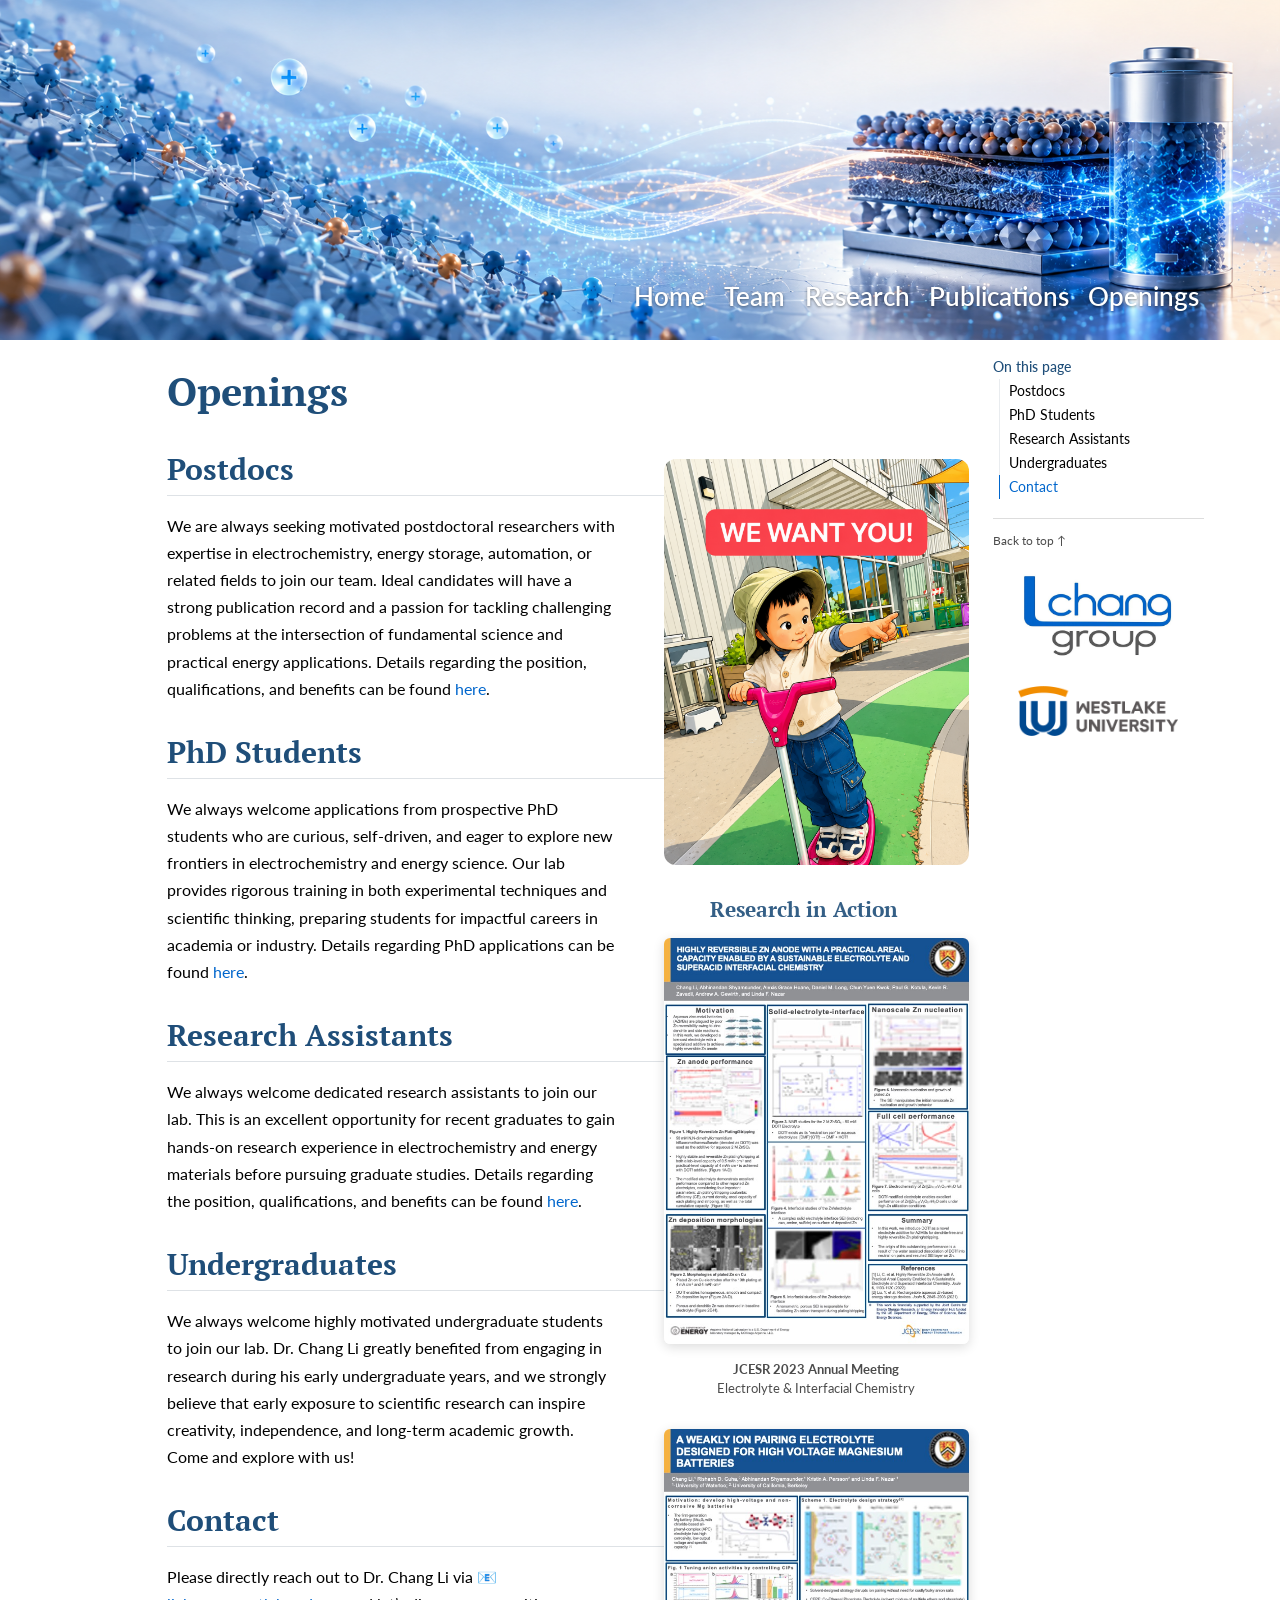
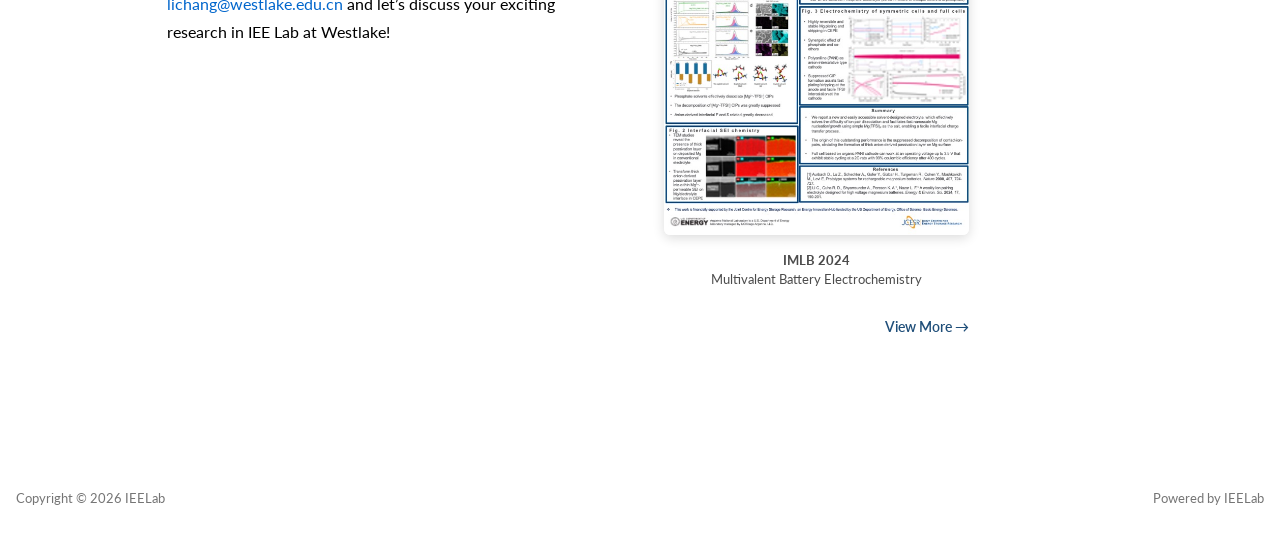
<file: docs/Openings.html>
<!DOCTYPE html>
<html xmlns="http://www.w3.org/1999/xhtml" lang="en" xml:lang="en"><head>

<meta charset="utf-8">
<meta name="generator" content="quarto-1.11.9">

<meta name="viewport" content="width=device-width, initial-scale=1.0, user-scalable=yes">


<title>Openings – Interfacial Electrochemical Engineering Lab</title>
<style>
/* Default styles provided by pandoc.
** See https://pandoc.org/MANUAL.html#variables-for-html for config info.
*/
span.smallcaps{font-variant: small-caps;}
div.columns{display: flex; gap: 1.5em;}
div.column{flex: auto;}
@media screen {
div.columns{gap: min(4vw, 1.5em);}
div.column{overflow-x: auto;}
}
div.hanging-indent{margin-left: 1.5em; text-indent: -1.5em;}
ul.task-list{list-style: none;}
ul.task-list li input[type="checkbox"] {
  width: 0.8em;
  margin: 0 0.8em 0.2em -1em; /* quarto-specific, see https://github.com/quarto-dev/quarto-cli/issues/4556 */ 
  vertical-align: middle;
}
</style>


<script src="site_libs/quarto-nav/quarto-nav.js"></script>
<script src="site_libs/quarto-nav/headroom.min.js"></script>
<script src="site_libs/clipboard/clipboard.min.js"></script>
<script src="site_libs/quarto-search/autocomplete.umd.js"></script>
<script src="site_libs/quarto-search/fuse.min.js"></script>
<script src="site_libs/quarto-search/quarto-search.js"></script>
<meta name="quarto:offset" content="./">
<link href="./images/site-logo.jpg" rel="icon" type="image/jpeg">
<script src="site_libs/quarto-html/quarto.js" type="module"></script>
<script src="site_libs/quarto-html/tabsets/tabsets.js" type="module"></script>
<script src="site_libs/quarto-html/scrollable-regions/scrollable-regions.js" type="module"></script>
<script src="site_libs/quarto-html/popper.min.js"></script>
<script src="site_libs/quarto-html/tippy.umd.min.js"></script>
<script src="site_libs/quarto-html/anchor.min.js"></script>
<link href="site_libs/quarto-html/tippy.css" rel="stylesheet">
<link href="site_libs/quarto-html/quarto-syntax-highlighting-00e69191a930b42b155058873613fefc.css" rel="stylesheet" id="quarto-text-highlighting-styles">
<script src="site_libs/bootstrap/bootstrap.min.js"></script>
<link href="site_libs/bootstrap/bootstrap-icons.css" rel="stylesheet">
<link href="site_libs/bootstrap/bootstrap-fd1bb39658a85798cfa423bf578b9869.min.css" rel="stylesheet" append-hash="true" id="quarto-bootstrap" data-mode="light">
<script id="quarto-search-options" type="application/json">{
  "location": "navbar",
  "copy-button": false,
  "collapse-after": 3,
  "panel-placement": "end",
  "type": "overlay",
  "limit": 50,
  "keyboard-shortcut": [
    "f",
    "/",
    "s"
  ],
  "show-item-context": false,
  "language": {
    "search-no-results-text": "No results",
    "search-matching-documents-text": "matching documents",
    "search-copy-link-title": "Copy link to search",
    "search-hide-matches-text": "Hide additional matches",
    "search-more-match-text": "more match in this document",
    "search-more-matches-text": "more matches in this document",
    "search-clear-button-title": "Clear",
    "search-text-placeholder": "",
    "search-detached-cancel-button-title": "Cancel",
    "search-submit-button-title": "Submit",
    "search-label": "Search"
  }
}</script>
<script async="" src="https://www.googletagmanager.com/gtag/js?id=G-5TPCGR6ZQC"></script>

<script type="text/javascript">

window.dataLayer = window.dataLayer || [];
function gtag(){dataLayer.push(arguments);}
gtag('js', new Date());
gtag('config', 'G-5TPCGR6ZQC', { 'anonymize_ip': true});
</script>


</head>

<body class="nav-fixed quarto-light"><a id="quarto-skip-link" class="visually-hidden-focusable" href="#quarto-document-content">Skip to main content</a>

<div id="quarto-search-results"></div>
  <header id="quarto-header" class="headroom fixed-top">
    <nav class="navbar navbar-expand-lg " data-bs-theme="dark" aria-label="Site">
      <div class="navbar-container container-fluid">
      <div class="navbar-brand-container mx-auto">
    <a class="navbar-brand" href="./index.html">
    <span class="navbar-title">Interfacial Electrochemical Engineering Lab</span>
    </a>
  </div>
          <button class="navbar-toggler" type="button" data-bs-toggle="collapse" data-bs-target="#navbarCollapse" aria-controls="navbarCollapse" aria-expanded="false" aria-label="Toggle navigation" onclick="if (window.quartoToggleHeadroom) { window.quartoToggleHeadroom(); }">
  <span class="navbar-toggler-icon"></span>
</button>
          <div class="collapse navbar-collapse" id="navbarCollapse">
            <ul class="navbar-nav navbar-nav-scroll ms-auto">
  <li class="nav-item">
    <a class="nav-link" href="./index.html"> 
<span class="menu-text">Home</span></a>
  </li>  
  <li class="nav-item">
    <a class="nav-link" href="./Team.html"> 
<span class="menu-text">Team</span></a>
  </li>  
  <li class="nav-item">
    <a class="nav-link" href="./Research.html"> 
<span class="menu-text">Research</span></a>
  </li>  
  <li class="nav-item">
    <a class="nav-link" href="./publications.html"> 
<span class="menu-text">Publications</span></a>
  </li>  
  <li class="nav-item">
    <a class="nav-link active" href="./Openings.html" aria-current="page"> 
<span class="menu-text">Openings</span></a>
  </li>  
</ul>
          </div> <!-- /navcollapse -->
            <div class="quarto-navbar-tools">
</div>
      </div> <!-- /container-fluid -->
    </nav>
</header>
<!-- content -->
<div id="quarto-content" class="quarto-container page-columns page-rows-contents page-layout-article page-navbar">
<!-- sidebar -->
<!-- margin-sidebar -->
    <div id="quarto-margin-sidebar" class="sidebar margin-sidebar">
        <nav id="TOC" role="doc-toc" aria-labelledby="toc-title" class="toc-active">
    <h2 id="toc-title">On this page</h2>
   
  <ul>
  <li><a href="#postdocs" id="toc-postdocs" class="nav-link active" data-scroll-target="#postdocs">Postdocs</a></li>
  <li><a href="#phd-students" id="toc-phd-students" class="nav-link" data-scroll-target="#phd-students">PhD Students</a></li>
  <li><a href="#research-assistants" id="toc-research-assistants" class="nav-link" data-scroll-target="#research-assistants">Research Assistants</a></li>
  <li><a href="#undergraduates" id="toc-undergraduates" class="nav-link" data-scroll-target="#undergraduates">Undergraduates</a></li>
  <li><a href="#contact" id="toc-contact" class="nav-link" data-scroll-target="#contact">Contact</a></li>
  </ul>
</nav>
    </div>
<!-- main -->
<main class="content" id="quarto-document-content" tabindex="-1">

<header id="title-block-header" class="quarto-title-block default">
<div class="quarto-title">
<h1 class="title">Openings</h1>
</div>



<div class="quarto-title-meta">

    
  
    
  </div>
  


</header>


<div class="openings-visuals">
<p><img src="images/recruitment.png" class="recruitment-image" alt="Join Chang Group"></p>
<section id="research-in-action" class="level3">
<h3 class="anchored" data-anchor-id="research-in-action">Research in Action</h3>
<p><a href="images/posters/poster-jcesr.pdf" target="_blank"> <img src="images/posters/poster-jcesr.jpg" class="opening-poster" alt="JCESR Research Poster"> </a></p>
<div class="poster-caption">
<p><strong>JCESR 2023 Annual Meeting</strong><br> Electrolyte &amp; Interfacial Chemistry</p>
</div>
<p><a href="images/posters/poster-imlb.pdf" target="_blank"> <img src="images/posters/poster-imlb.jpg" class="opening-poster" alt="IMLB Research Poster"> </a></p>
<div class="poster-caption">
<p><strong>IMLB 2024</strong><br> Multivalent Battery Electrochemistry</p>
</div>
<div class="poster-view-more">
<p><a href="publications.html#poster-presentations">View More →</a></p>
</div>
</section>
</div>
<section id="postdocs" class="level2">
<h2 class="anchored" data-anchor-id="postdocs">Postdocs</h2>
<p>We are always seeking motivated postdoctoral researchers with expertise in electrochemistry, energy storage, automation, or related fields to join our team. Ideal candidates will have a strong publication record and a passion for tackling challenging problems at the intersection of fundamental science and practical energy applications. Details regarding the position, qualifications, and benefits can be found <a href="https://engineering.westlake.edu.cn/Recuitment/202605/t20260509_66457.shtml">here</a>.</p>
</section>
<section id="phd-students" class="level2">
<h2 class="anchored" data-anchor-id="phd-students">PhD Students</h2>
<p>We always welcome applications from prospective PhD students who are curious, self-driven, and eager to explore new frontiers in electrochemistry and energy science. Our lab provides rigorous training in both experimental techniques and scientific thinking, preparing students for impactful careers in academia or industry. Details regarding PhD applications can be found <a href="https://engineering.westlake.edu.cn/Admission/GraduateProgram/">here</a>.</p>
</section>
<section id="research-assistants" class="level2">
<h2 class="anchored" data-anchor-id="research-assistants">Research Assistants</h2>
<p>We always welcome dedicated research assistants to join our lab. This is an excellent opportunity for recent graduates to gain hands-on research experience in electrochemistry and energy materials before pursuing graduate studies. Details regarding the position, qualifications, and benefits can be found <a href="https://engineering.westlake.edu.cn/Recuitment/202605/t20260509_66450.shtml">here</a>.</p>
</section>
<section id="undergraduates" class="level2">
<h2 class="anchored" data-anchor-id="undergraduates">Undergraduates</h2>
<p>We always welcome highly motivated undergraduate students to join our lab. Dr.&nbsp;Chang Li greatly benefited from engaging in research during his early undergraduate years, and we strongly believe that early exposure to scientific research can inspire creativity, independence, and long-term academic growth. Come and explore with us!</p>
</section>
<section id="contact" class="level2">
<h2 class="anchored" data-anchor-id="contact">Contact</h2>
<p>Please directly reach out to Dr.&nbsp;Chang Li via 📧 <a href="mailto:lichang@westlake.edu.cn">lichang@westlake.edu.cn</a> and let’s discuss your exciting research in IEE Lab at Westlake!</p>
<div style="clear: both;">

</div>


</section>

</main> <!-- /main -->
<script>

document.addEventListener("DOMContentLoaded", function () {



  const toc = document.querySelector("#TOC");

  if (!toc) return;



  /*

   * TOC links

   */

  const tocLinks = Array.from(

    toc.querySelectorAll('a[href^="#"]')

  );



  /*

   * Handle TOC clicks ourselves.

   *

   * Capture phase is important:

   * it runs before Quarto's own click handlers,

   * avoiding conflicts between the two.

   */

  toc.addEventListener(

    "click",

    function (e) {



      const link = e.target.closest('a[href^="#"]');



      if (!link || !toc.contains(link)) return;



      const href = link.getAttribute("href");



      if (!href || href === "#") return;



      const id = decodeURIComponent(

        href.substring(1)

      );



      const target =

        document.getElementById(id);



      if (!target) return;



      e.preventDefault();

      e.stopPropagation();



      /*

       * Position the target below the navbar.

       */

      const targetY =

        target.getBoundingClientRect().top +

        window.scrollY -

        80;



      window.scrollTo({

        top: Math.max(0, targetY),

        behavior: "auto"

      });



      /*

       * Update URL without triggering another scroll.

       */

      history.replaceState(

        null,

        "",

        href

      );



    },

    true

  );





  /*

   * Active TOC highlighting

   */

  const sections = [];



  tocLinks.forEach(link => {



    const href = link.getAttribute("href");



    if (!href || href === "#") return;



    const id = decodeURIComponent(

      href.substring(1)

    );



    const section =

      document.getElementById(id);



    if (!section) return;



    sections.push({

      link: link,

      section: section

    });



  });





  function updateTOC() {



    let current = null;



    sections.forEach(item => {



      const rect =

        item.section.getBoundingClientRect();



      if (rect.top <= 250) {

        current = item;

      }



    });



    tocLinks.forEach(link => {

      link.classList.remove("active");

    });



    if (current) {

      current.link.classList.add("active");

    }



  }





  window.addEventListener(

    "scroll",

    updateTOC,

    { passive: true }

  );



  updateTOC();





  /*

   * Back to top

   */

  const backToTop =

    document.createElement("a");



  backToTop.href = "#";

  backToTop.className = "back-to-top";

  backToTop.innerHTML = "Back to top ↑";



  backToTop.addEventListener(

    "click",

    function (e) {



      e.preventDefault();



      window.scrollTo({

        top: 0,

        behavior: "smooth"

      });



      history.replaceState(

        null,

        "",

        window.location.pathname

      );



    }

  );



  toc.appendChild(backToTop);





  /*

   * Sidebar logos

   */

  const marginSidebar =

    document.querySelector(

      "#quarto-margin-sidebar"

    );



  if (marginSidebar) {



    const logoBox =

      document.createElement("div");



    logoBox.className =

      "sidebar-logos";



    logoBox.innerHTML = `

      <img class="chang-logo"

           src="images/site-logo.jpg"

           alt="Chang Group">



      <img class="westlake-logo"

           src="images/westlake-logo.png"

           alt="Westlake University">

    `;



    marginSidebar.appendChild(

      logoBox

    );



  }



});

</script>
<script id="quarto-html-after-body" type="application/javascript">
  window.document.addEventListener("DOMContentLoaded", function (event) {
    const icon = "";
    const anchorJS = new window.AnchorJS();
    anchorJS.options = {
      placement: 'right',
      icon: icon
    };
    anchorJS.add('.anchored');
    const isCodeAnnotation = (el) => {
      for (const clz of el.classList) {
        if (clz.startsWith('code-annotation-')) {                     
          return true;
        }
      }
      return false;
    }
    const onCopySuccess = function(e) {
      // button target
      const button = e.trigger;
      // don't keep focus
      button.blur();
      // flash "checked"
      button.classList.add('code-copy-button-checked');
      var currentTitle = button.getAttribute("title");
      button.setAttribute("title", "Copied!");
      let tooltip;
      if (window.bootstrap) {
        button.setAttribute("data-bs-toggle", "tooltip");
        button.setAttribute("data-bs-placement", "left");
        button.setAttribute("data-bs-title", "Copied!");
        tooltip = new bootstrap.Tooltip(button, 
          { trigger: "manual", 
            customClass: "code-copy-button-tooltip",
            offset: [0, -8]});
        tooltip.show();    
      }
      setTimeout(function() {
        if (tooltip) {
          tooltip.hide();
          button.removeAttribute("data-bs-title");
          button.removeAttribute("data-bs-toggle");
          button.removeAttribute("data-bs-placement");
        }
        button.setAttribute("title", currentTitle);
        button.classList.remove('code-copy-button-checked');
      }, 1000);
      // clear code selection
      e.clearSelection();
    }
    const getTextToCopy = function(trigger) {
      const outerScaffold = trigger.parentElement.cloneNode(true);
      const codeEl = outerScaffold.querySelector('code');
      for (const childEl of codeEl.children) {
        if (isCodeAnnotation(childEl)) {
          childEl.remove();
        }
      }
      return codeEl.innerText;
    }
    const clipboard = new window.ClipboardJS('.code-copy-button:not([data-in-quarto-modal])', {
      text: getTextToCopy
    });
    clipboard.on('success', onCopySuccess);
    if (window.document.getElementById('quarto-embedded-source-code-modal')) {
      const clipboardModal = new window.ClipboardJS('.code-copy-button[data-in-quarto-modal]', {
        text: getTextToCopy,
        container: window.document.getElementById('quarto-embedded-source-code-modal')
      });
      clipboardModal.on('success', onCopySuccess);
    }
      var localhostRegex = new RegExp(/^(?:http|https):\/\/localhost\:?[0-9]*\//);
      var mailtoRegex = new RegExp(/^mailto:/);
        var filterRegex = new RegExp("https:\/\/changli-ieelab\.github\.io\/westlake");
      var isInternal = (href) => {
          return filterRegex.test(href) || localhostRegex.test(href) || mailtoRegex.test(href);
      }
      // Inspect non-navigation links and adorn them if external
      window.quartoDecorateExternalLinks = function (root) {
     var links = (root || window.document).querySelectorAll('a[href]:not(.nav-link):not(.navbar-brand):not(.toc-action):not(.sidebar-link):not(.sidebar-item-toggle):not(.pagination-link):not(.no-external):not([aria-hidden]):not(.dropdown-item):not(.quarto-navigation-tool):not(.about-link)');
      for (var i=0; i<links.length; i++) {
        const link = links[i];
        if (!isInternal(link.href)) {
          // undo the damage that might have been done by quarto-nav.js in the case of
          // links that we want to consider external
          if (link.dataset.originalHref !== undefined) {
            link.href = link.dataset.originalHref;
          }
          if (!link.classList.contains('no-external-icon')) {
          }
        }
      }
      };
      window.quartoDecorateExternalLinks(window.document);
    // Esc closes the popup (WCAG 1.4.13) and focus leaving both trigger and
    // popup closes it (WCAG 2.4.11); tippy handles neither for interactive popups.
    const hideOnEscAndFocusOut = {
      name: 'hideOnEscAndFocusOut',
      defaultValue: true,
      fn(instance) {
        const dismiss = () => {
          // A show scheduled by the trigger delay would otherwise reopen it
          instance.clearDelayTimeouts();
          instance.hide();
        };
        const onKeyDown = (event) => {
          if (event.key !== 'Escape') {
            return;
          }
          // Keep Esc from also reaching page handlers (e.g. reveal.js overview),
          // except an open reveal.js slide menu, which Esc should close too.
          // The menu handles keys only when its keyboard option is on.
          const menuHandlesEsc = window.Reveal?.getPlugin?.('menu')?.isOpen() &&
            window.Reveal.getConfig().menu?.keyboard !== false;
          if (!menuHandlesEsc) {
            event.stopPropagation();
          }
          if (instance.popper.contains(window.document.activeElement)) {
            // Disabled while refocusing so the focus trigger does not reopen it
            instance.disable();
            instance.reference.focus();
            instance.enable();
          }
          dismiss();
        };
        const onFocusOut = (event) => {
          const target = event.relatedTarget;
          if (target && !instance.reference.contains(target) &&
              !instance.popper.contains(target)) {
            dismiss();
          }
        };
        // On the trigger too: a click trigger (code-annotations: select) has no
        // blur handling. Attached for the instance's lifetime so leaving the
        // trigger also cancels a show still pending on the trigger delay.
        instance.reference.addEventListener('focusout', onFocusOut);
        return {
          onShow() {
            window.document.addEventListener('keydown', onKeyDown, true);
            instance.popper.addEventListener('focusout', onFocusOut);
          },
          onHide() {
            window.document.removeEventListener('keydown', onKeyDown, true);
            instance.popper.removeEventListener('focusout', onFocusOut);
          },
          onDestroy() {
            instance.reference.removeEventListener('focusout', onFocusOut);
          },
        };
      },
    };
    function tippyHover(el, contentFn, onTriggerFn, onUntriggerFn) {
      const config = {
        allowHTML: true,
        maxWidth: 500,
        delay: 100,
        arrow: false,
        appendTo: function(el) {
            return el.parentElement;
        },
        interactive: true,
        interactiveBorder: 10,
        theme: 'quarto',
        placement: 'bottom-start',
        plugins: [hideOnEscAndFocusOut],
      };
      if (contentFn) {
        config.content = contentFn;
      }
      if (onTriggerFn) {
        config.onTrigger = onTriggerFn;
      }
      if (onUntriggerFn) {
        config.onUntrigger = onUntriggerFn;
      }
      window.tippy(el, config); 
    }
    const noterefs = window.document.querySelectorAll('a[role="doc-noteref"]');
    for (var i=0; i<noterefs.length; i++) {
      const ref = noterefs[i];
      tippyHover(ref, function() {
        // use id or data attribute instead here
        let href = ref.getAttribute('data-footnote-href') || ref.getAttribute('href');
        try { href = new URL(href).hash; } catch {}
        const id = href.replace(/^#\/?/, "");
        const note = window.document.getElementById(id);
        if (note) {
          return note.innerHTML;
        } else {
          return "";
        }
      });
    }
    const xrefs = window.document.querySelectorAll('a.quarto-xref');
    const processXRef = (id, note) => {
      // Strip column container classes
      const stripColumnClz = (el) => {
        el.classList.remove("page-full", "page-columns");
        if (el.children) {
          for (const child of el.children) {
            stripColumnClz(child);
          }
        }
      }
      stripColumnClz(note)
      if (id === null || id.startsWith('sec-')) {
        // Special case sections, only their first couple elements
        const container = document.createElement("div");
        if (note.children && note.children.length > 2) {
          container.appendChild(note.children[0].cloneNode(true));
          for (let i = 1; i < note.children.length; i++) {
            const child = note.children[i];
            if (child.tagName === "P" && child.innerText === "") {
              continue;
            } else {
              container.appendChild(child.cloneNode(true));
              break;
            }
          }
          if (window.Quarto?.typesetMath) {
            window.Quarto.typesetMath(container);
          }
          return container.innerHTML
        } else {
          if (window.Quarto?.typesetMath) {
            window.Quarto.typesetMath(note);
          }
          return note.innerHTML;
        }
      } else {
        // Remove any anchor links if they are present
        const anchorLink = note.querySelector('a.anchorjs-link');
        if (anchorLink) {
          anchorLink.remove();
        }
        if (window.Quarto?.typesetMath) {
          window.Quarto.typesetMath(note);
        }
        if (note.classList.contains("callout")) {
          return note.outerHTML;
        } else {
          return note.innerHTML;
        }
      }
    }
    for (var i=0; i<xrefs.length; i++) {
      const xref = xrefs[i];
      tippyHover(xref, undefined, function(instance) {
        instance.disable();
        let url = xref.getAttribute('href');
        let hash = undefined; 
        if (url.startsWith('#')) {
          hash = url;
        } else {
          try { hash = new URL(url).hash; } catch {}
        }
        if (hash) {
          const id = hash.replace(/^#\/?/, "");
          const note = window.document.getElementById(id);
          if (note !== null) {
            try {
              const html = processXRef(id, note.cloneNode(true));
              instance.setContent(html);
            } finally {
              instance.enable();
              instance.show();
            }
          } else {
            // See if we can fetch this
            fetch(url.split('#')[0])
            .then(res => res.text())
            .then(html => {
              const parser = new DOMParser();
              const htmlDoc = parser.parseFromString(html, "text/html");
              const note = htmlDoc.getElementById(id);
              if (note !== null) {
                const html = processXRef(id, note);
                instance.setContent(html);
              } 
            }).finally(() => {
              instance.enable();
              instance.show();
            });
          }
        } else {
          // See if we can fetch a full url (with no hash to target)
          // This is a special case and we should probably do some content thinning / targeting
          fetch(url)
          .then(res => res.text())
          .then(html => {
            const parser = new DOMParser();
            const htmlDoc = parser.parseFromString(html, "text/html");
            const note = htmlDoc.querySelector('main.content');
            if (note !== null) {
              // This should only happen for chapter cross references
              // (since there is no id in the URL)
              // remove the first header
              if (note.children.length > 0 && note.children[0].tagName === "HEADER") {
                note.children[0].remove();
              }
              const html = processXRef(null, note);
              instance.setContent(html);
            } 
          }).finally(() => {
            instance.enable();
            instance.show();
          });
        }
      }, function(instance) {
      });
    }
        let selectedAnnoteEl;
        const selectorForAnnotation = ( cell, annotation) => {
          let cellAttr = 'data-code-cell="' + cell + '"';
          let lineAttr = 'data-code-annotation="' +  annotation + '"';
          const selector = 'span[' + cellAttr + '][' + lineAttr + ']';
          return selector;
        }
        const selectCodeLines = (annoteEl) => {
          const doc = window.document;
          const targetCell = annoteEl.getAttribute("data-target-cell");
          const targetAnnotation = annoteEl.getAttribute("data-target-annotation");
          const annoteSpan = window.document.querySelector(selectorForAnnotation(targetCell, targetAnnotation));
          const lines = annoteSpan.getAttribute("data-code-lines").split(",");
          const lineIds = lines.map((line) => {
            return targetCell + "-" + line;
          })
          // Each band is positioned against its own containing block, which is
          // not the offsetParent of the lines, so place it from client rects.
          const placeBand = (band, firstEl, lastEl, codeBlock) => {
            const container = band.offsetParent;
            if (container === null) {
              return;
            }
            const containerRect = container.getBoundingClientRect();
            // Reveal.js scales slides with a transform, so convert client
            // pixels back to the CSS pixels of the container.
            const scale = containerRect.height / container.offsetHeight || 1;
            const firstRect = firstEl.getBoundingClientRect();
            const lastRect = lastEl.getBoundingClientRect();
            const top = (firstRect.top - containerRect.top) / scale - container.clientTop + container.scrollTop;
            const height = (lastRect.bottom - firstRect.top) / scale;
            band.style.top = top - 2 + "px";
            band.style.height = height + 4 + "px";
            if (codeBlock) {
              // Without the copy button wrapper, the containing block is wider
              // than the code block, so span the code block explicitly.
              const blockRect = codeBlock.getBoundingClientRect();
              band.style.left = (blockRect.left - containerRect.left) / scale - container.clientLeft + container.scrollLeft + "px";
              band.style.width = blockRect.width / scale + "px";
            }
          };
          if (lineIds.length > 0) {
            const el = window.document.getElementById(lineIds[0]);
            const lastEl = window.document.getElementById(lineIds[lineIds.length - 1]);
            const parent = el.parentElement.parentElement;
            // cook up a div (if necessary) and position it
            let div = window.document.getElementById("code-annotation-line-highlight");
            if (div === null) {
              div = window.document.createElement("div");
              div.setAttribute("id", "code-annotation-line-highlight");
              div.style.position = 'absolute';
              parent.appendChild(div);
            }
            placeBand(div, el, lastEl, parent.closest("div.sourceCode") || parent);
            let gutterDiv = window.document.getElementById("code-annotation-line-highlight-gutter");
            if (gutterDiv === null) {
              gutterDiv = window.document.createElement("div");
              gutterDiv.setAttribute("id", "code-annotation-line-highlight-gutter");
              gutterDiv.style.position = 'absolute';
              const codeCell = window.document.getElementById(targetCell);
              const gutter = codeCell.querySelector('.code-annotation-gutter');
              gutter.appendChild(gutterDiv);
            }
            placeBand(gutterDiv, el, lastEl);
            selectedAnnoteEl = annoteEl;
          }
        };
        const unselectCodeLines = () => {
          const elementsIds = ["code-annotation-line-highlight", "code-annotation-line-highlight-gutter"];
          elementsIds.forEach((elId) => {
            const div = window.document.getElementById(elId);
            if (div) {
              div.remove();
            }
          });
          selectedAnnoteEl = undefined;
        };
          // Handle positioning of the toggle
      window.addEventListener(
        "resize",
        throttle(() => {
          elRect = undefined;
          if (selectedAnnoteEl) {
            selectCodeLines(selectedAnnoteEl);
          }
        }, 10)
      );
      function throttle(fn, ms) {
      let throttle = false;
      let timer;
        return (...args) => {
          if(!throttle) { // first call gets through
              fn.apply(this, args);
              throttle = true;
          } else { // all the others get throttled
              if(timer) clearTimeout(timer); // cancel #2
              timer = setTimeout(() => {
                fn.apply(this, args);
                timer = throttle = false;
              }, ms);
          }
        };
      }
        // Attach click handler to the DT
        const annoteDls = window.document.querySelectorAll('dt[data-target-cell]');
        for (const annoteDlNode of annoteDls) {
          annoteDlNode.addEventListener('click', (event) => {
            const clickedEl = event.target;
            if (clickedEl !== selectedAnnoteEl) {
              unselectCodeLines();
              const activeEl = window.document.querySelector('dt[data-target-cell].code-annotation-active');
              if (activeEl) {
                activeEl.classList.remove('code-annotation-active');
              }
              selectCodeLines(clickedEl);
              clickedEl.classList.add('code-annotation-active');
            } else {
              // Unselect the line
              unselectCodeLines();
              clickedEl.classList.remove('code-annotation-active');
            }
          });
        }
    const findCites = (el) => {
      const parentEl = el.parentElement;
      if (parentEl) {
        const cites = parentEl.dataset.cites;
        if (cites) {
          return {
            el,
            cites: cites.split(' ')
          };
        } else {
          return findCites(el.parentElement)
        }
      } else {
        return undefined;
      }
    };
    var bibliorefs = window.document.querySelectorAll('a[role="doc-biblioref"]');
    for (var i=0; i<bibliorefs.length; i++) {
      const ref = bibliorefs[i];
      const citeInfo = findCites(ref);
      if (citeInfo) {
        tippyHover(citeInfo.el, function() {
          var popup = window.document.createElement('div');
          citeInfo.cites.forEach(function(cite) {
            var citeDiv = window.document.createElement('div');
            citeDiv.classList.add('hanging-indent');
            citeDiv.classList.add('csl-entry');
            var biblioDiv = window.document.getElementById('ref-' + cite);
            if (biblioDiv) {
              citeDiv.innerHTML = biblioDiv.innerHTML;
            }
            popup.appendChild(citeDiv);
          });
          return popup.innerHTML;
        });
      }
    }
  });
  </script>
  <script type="application/javascript">
  window.quartoScrollableRegionsLabels = {"code":"Scrollable code","output":"Scrollable output"};
  </script>
</div> <!-- /content -->
<footer class="footer">
  <div class="nav-footer">
    <div class="nav-footer-left">
<p>Copyright © 2026 IEELab</p>
</div>   
    <div class="nav-footer-center">
      &nbsp;
    </div>
    <div class="nav-footer-right">
<p>Powered by IEELab</p>
</div>
  </div>
</footer>




</body></html>
</file>
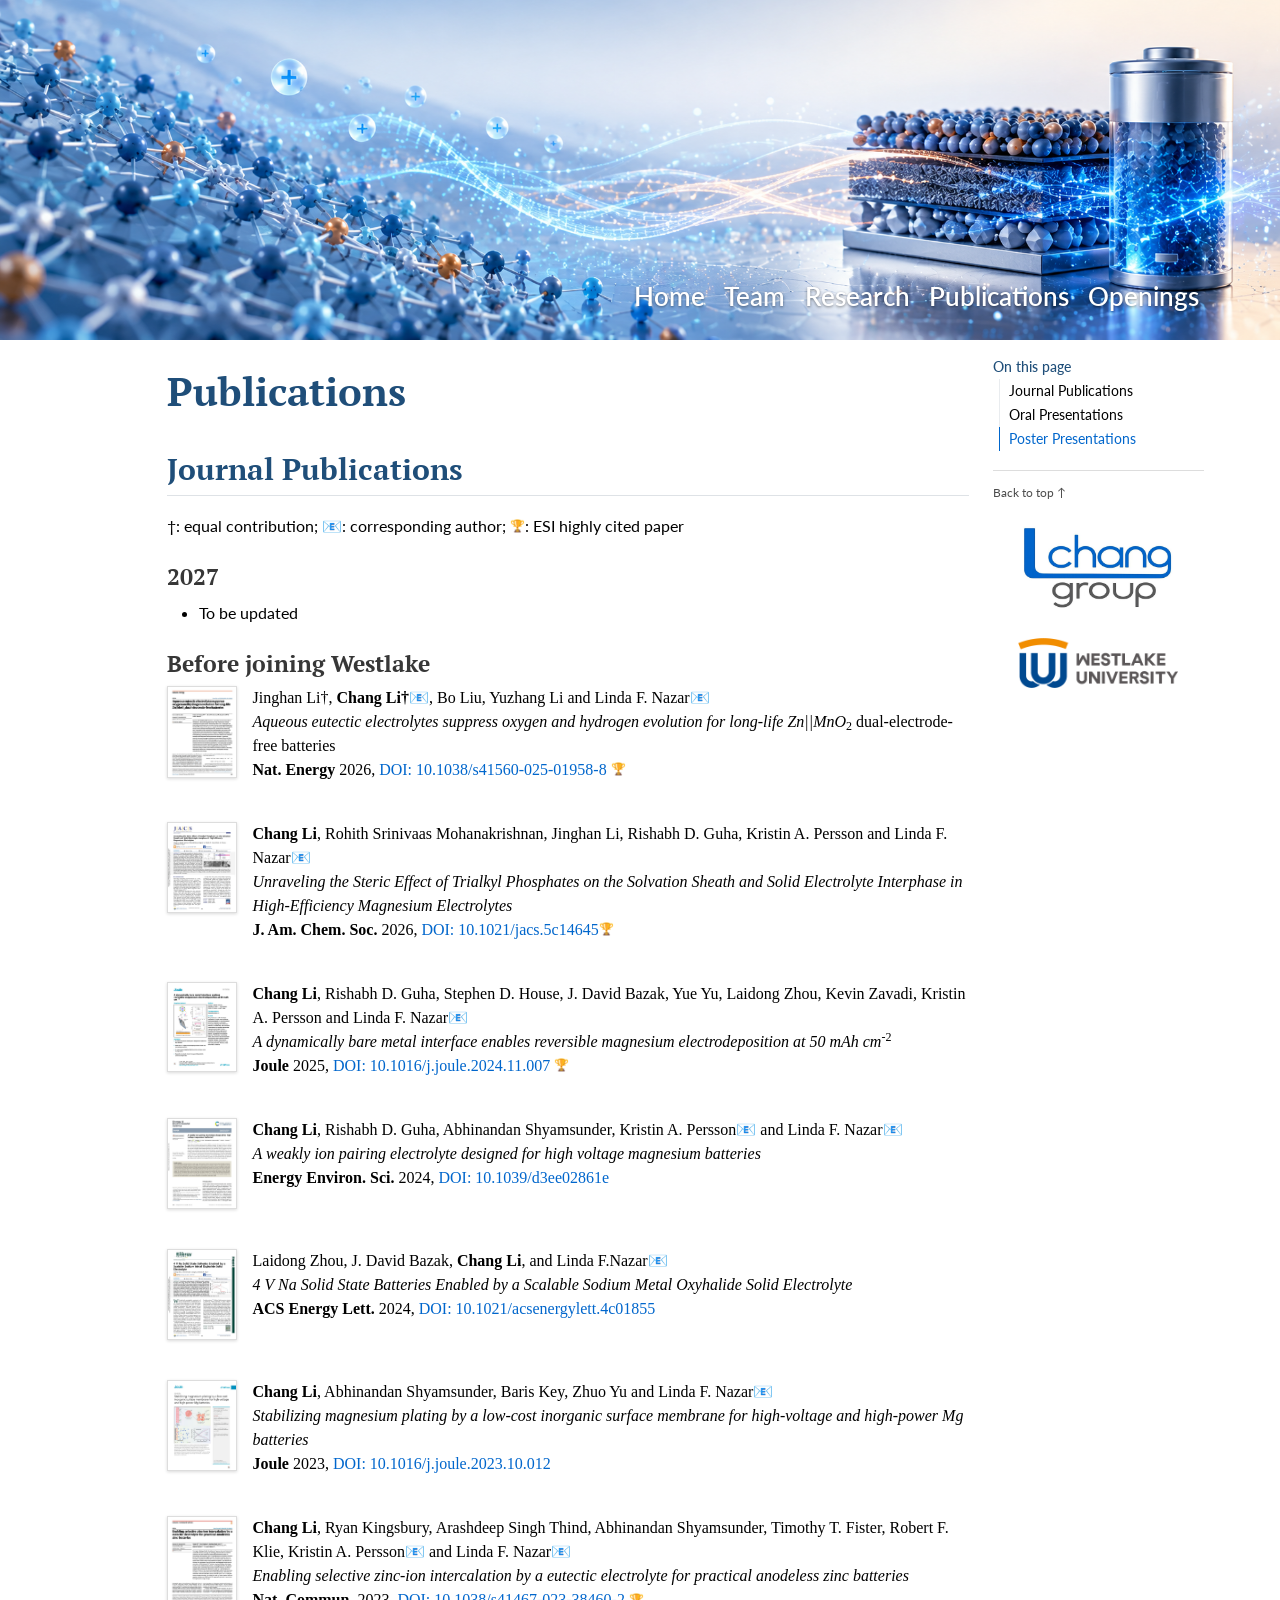
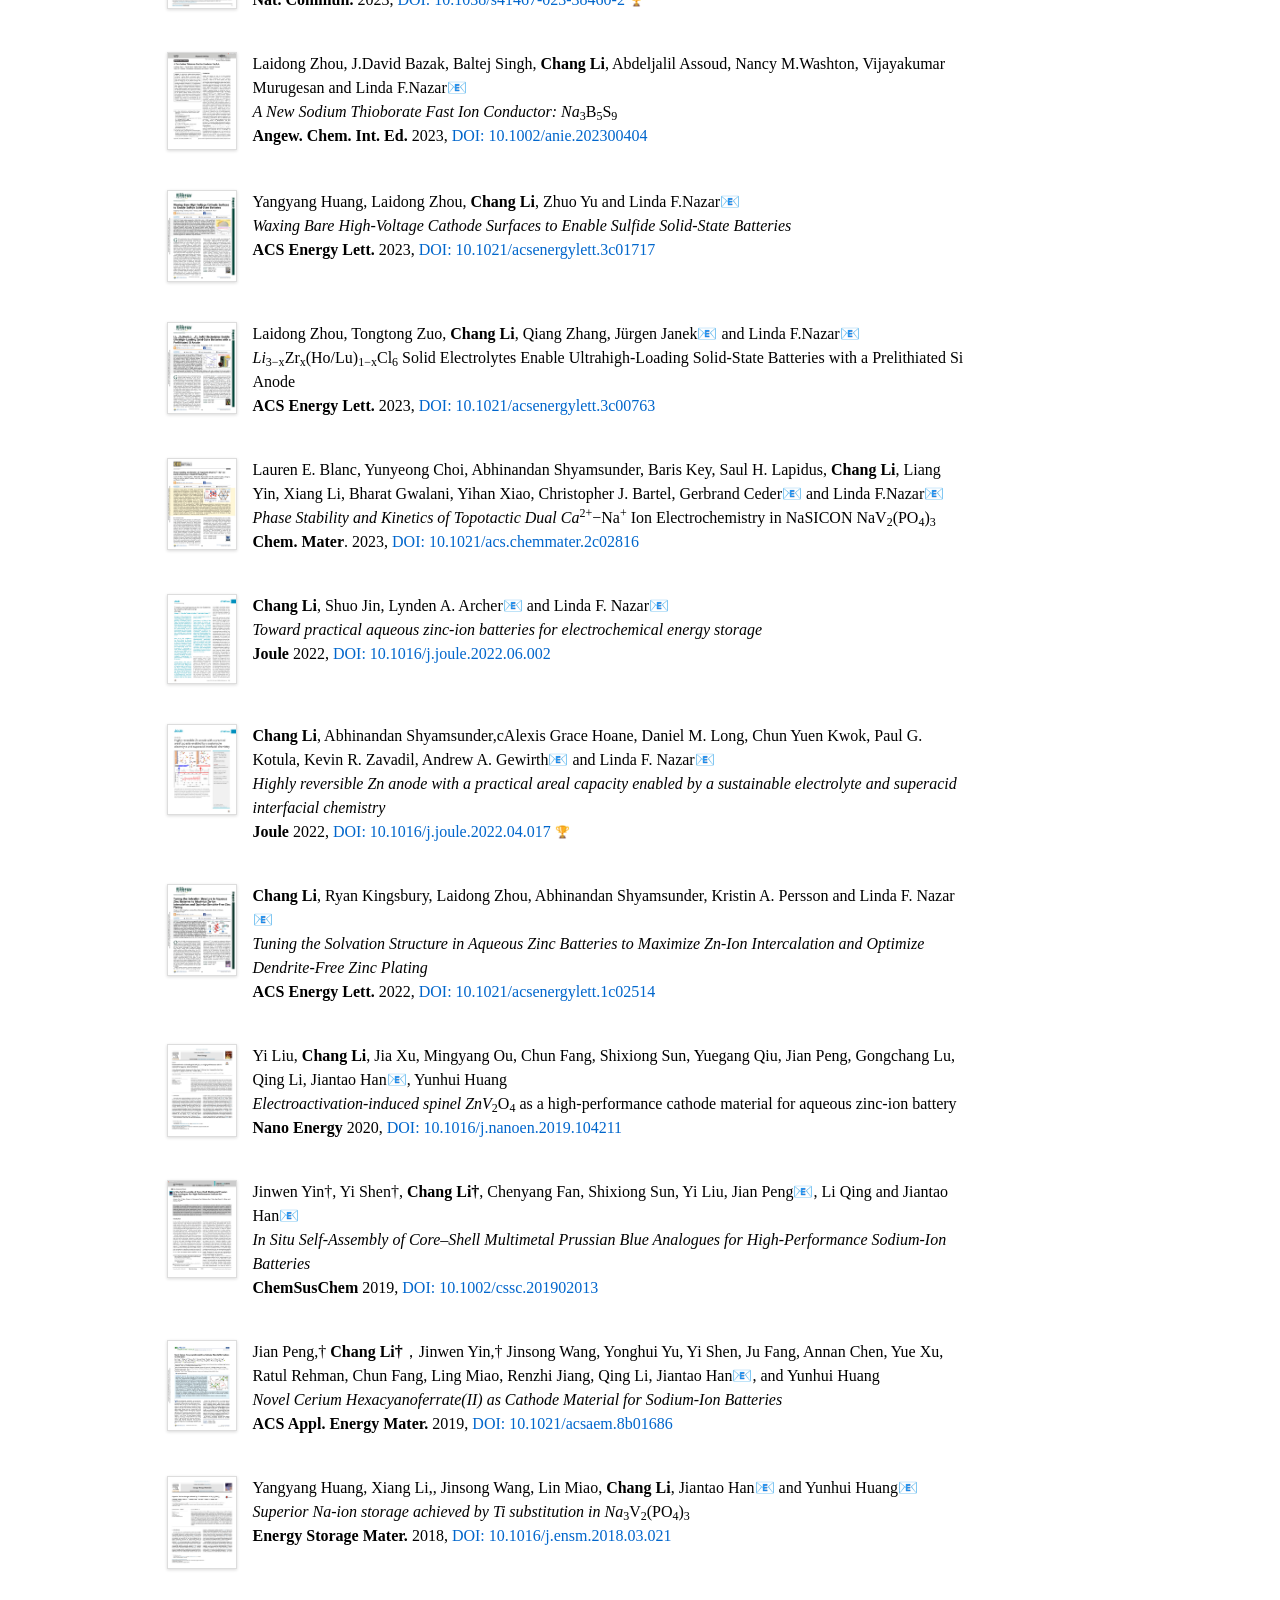
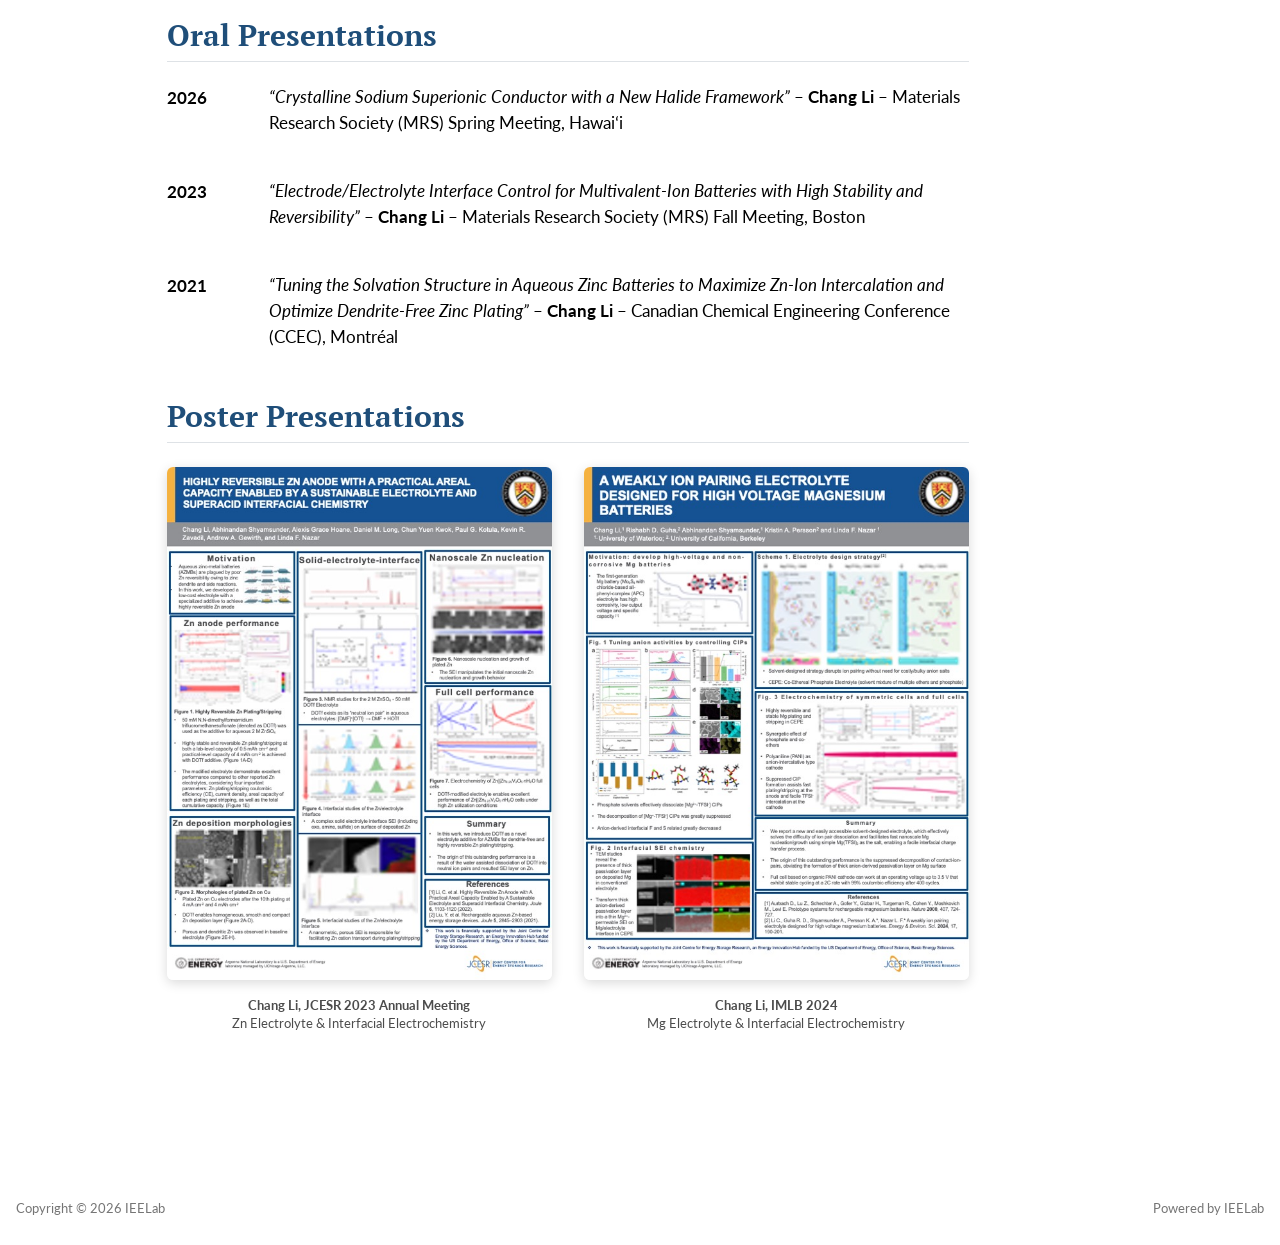
<file: docs/publications.html>
<!DOCTYPE html>
<html xmlns="http://www.w3.org/1999/xhtml" lang="en" xml:lang="en"><head>

<meta charset="utf-8">
<meta name="generator" content="quarto-1.11.9">

<meta name="viewport" content="width=device-width, initial-scale=1.0, user-scalable=yes">


<title>Publications – Interfacial Electrochemical Engineering Lab</title>
<style>
/* Default styles provided by pandoc.
** See https://pandoc.org/MANUAL.html#variables-for-html for config info.
*/
span.smallcaps{font-variant: small-caps;}
div.columns{display: flex; gap: 1.5em;}
div.column{flex: auto;}
@media screen {
div.columns{gap: min(4vw, 1.5em);}
div.column{overflow-x: auto;}
}
div.hanging-indent{margin-left: 1.5em; text-indent: -1.5em;}
ul.task-list{list-style: none;}
ul.task-list li input[type="checkbox"] {
  width: 0.8em;
  margin: 0 0.8em 0.2em -1em; /* quarto-specific, see https://github.com/quarto-dev/quarto-cli/issues/4556 */ 
  vertical-align: middle;
}
</style>


<script src="site_libs/quarto-nav/quarto-nav.js"></script>
<script src="site_libs/quarto-nav/headroom.min.js"></script>
<script src="site_libs/clipboard/clipboard.min.js"></script>
<script src="site_libs/quarto-search/autocomplete.umd.js"></script>
<script src="site_libs/quarto-search/fuse.min.js"></script>
<script src="site_libs/quarto-search/quarto-search.js"></script>
<meta name="quarto:offset" content="./">
<link href="./images/site-logo.jpg" rel="icon" type="image/jpeg">
<script src="site_libs/quarto-html/quarto.js" type="module"></script>
<script src="site_libs/quarto-html/tabsets/tabsets.js" type="module"></script>
<script src="site_libs/quarto-html/scrollable-regions/scrollable-regions.js" type="module"></script>
<script src="site_libs/quarto-html/popper.min.js"></script>
<script src="site_libs/quarto-html/tippy.umd.min.js"></script>
<script src="site_libs/quarto-html/anchor.min.js"></script>
<link href="site_libs/quarto-html/tippy.css" rel="stylesheet">
<link href="site_libs/quarto-html/quarto-syntax-highlighting-00e69191a930b42b155058873613fefc.css" rel="stylesheet" id="quarto-text-highlighting-styles">
<script src="site_libs/bootstrap/bootstrap.min.js"></script>
<link href="site_libs/bootstrap/bootstrap-icons.css" rel="stylesheet">
<link href="site_libs/bootstrap/bootstrap-fd1bb39658a85798cfa423bf578b9869.min.css" rel="stylesheet" append-hash="true" id="quarto-bootstrap" data-mode="light">
<script id="quarto-search-options" type="application/json">{
  "location": "navbar",
  "copy-button": false,
  "collapse-after": 3,
  "panel-placement": "end",
  "type": "overlay",
  "limit": 50,
  "keyboard-shortcut": [
    "f",
    "/",
    "s"
  ],
  "show-item-context": false,
  "language": {
    "search-no-results-text": "No results",
    "search-matching-documents-text": "matching documents",
    "search-copy-link-title": "Copy link to search",
    "search-hide-matches-text": "Hide additional matches",
    "search-more-match-text": "more match in this document",
    "search-more-matches-text": "more matches in this document",
    "search-clear-button-title": "Clear",
    "search-text-placeholder": "",
    "search-detached-cancel-button-title": "Cancel",
    "search-submit-button-title": "Submit",
    "search-label": "Search"
  }
}</script>
<script async="" src="https://www.googletagmanager.com/gtag/js?id=G-5TPCGR6ZQC"></script>

<script type="text/javascript">

window.dataLayer = window.dataLayer || [];
function gtag(){dataLayer.push(arguments);}
gtag('js', new Date());
gtag('config', 'G-5TPCGR6ZQC', { 'anonymize_ip': true});
</script>


</head>

<body class="nav-fixed quarto-light"><a id="quarto-skip-link" class="visually-hidden-focusable" href="#quarto-document-content">Skip to main content</a>

<div id="quarto-search-results"></div>
  <header id="quarto-header" class="headroom fixed-top">
    <nav class="navbar navbar-expand-lg " data-bs-theme="dark" aria-label="Site">
      <div class="navbar-container container-fluid">
      <div class="navbar-brand-container mx-auto">
    <a class="navbar-brand" href="./index.html">
    <span class="navbar-title">Interfacial Electrochemical Engineering Lab</span>
    </a>
  </div>
          <button class="navbar-toggler" type="button" data-bs-toggle="collapse" data-bs-target="#navbarCollapse" aria-controls="navbarCollapse" aria-expanded="false" aria-label="Toggle navigation" onclick="if (window.quartoToggleHeadroom) { window.quartoToggleHeadroom(); }">
  <span class="navbar-toggler-icon"></span>
</button>
          <div class="collapse navbar-collapse" id="navbarCollapse">
            <ul class="navbar-nav navbar-nav-scroll ms-auto">
  <li class="nav-item">
    <a class="nav-link" href="./index.html"> 
<span class="menu-text">Home</span></a>
  </li>  
  <li class="nav-item">
    <a class="nav-link" href="./Team.html"> 
<span class="menu-text">Team</span></a>
  </li>  
  <li class="nav-item">
    <a class="nav-link" href="./Research.html"> 
<span class="menu-text">Research</span></a>
  </li>  
  <li class="nav-item">
    <a class="nav-link active" href="./publications.html" aria-current="page"> 
<span class="menu-text">Publications</span></a>
  </li>  
  <li class="nav-item">
    <a class="nav-link" href="./Openings.html"> 
<span class="menu-text">Openings</span></a>
  </li>  
</ul>
          </div> <!-- /navcollapse -->
            <div class="quarto-navbar-tools">
</div>
      </div> <!-- /container-fluid -->
    </nav>
</header>
<!-- content -->
<div id="quarto-content" class="quarto-container page-columns page-rows-contents page-layout-article page-navbar">
<!-- sidebar -->
<!-- margin-sidebar -->
    <div id="quarto-margin-sidebar" class="sidebar margin-sidebar">
        <nav id="TOC" role="doc-toc" aria-labelledby="toc-title" class="toc-active">
    <h2 id="toc-title">On this page</h2>
   
  <ul>
  <li><a href="#journal-publications" id="toc-journal-publications" class="nav-link active" data-scroll-target="#journal-publications">Journal Publications</a>
  <ul class="collapse">
  <li><a href="#section" id="toc-section" class="nav-link" data-scroll-target="#section">2027</a></li>
  <li><a href="#before-joining-westlake" id="toc-before-joining-westlake" class="nav-link" data-scroll-target="#before-joining-westlake">Before joining Westlake</a></li>
  </ul></li>
  <li><a href="#oral-presentations" id="toc-oral-presentations" class="nav-link" data-scroll-target="#oral-presentations">Oral Presentations</a></li>
  <li><a href="#poster-presentations" id="toc-poster-presentations" class="nav-link" data-scroll-target="#poster-presentations">Poster Presentations</a></li>
  </ul>
</nav>
    </div>
<!-- main -->
<main class="content" id="quarto-document-content" tabindex="-1">

<header id="title-block-header" class="quarto-title-block default">
<div class="quarto-title">
<h1 class="title">Publications</h1>
</div>



<div class="quarto-title-meta">

    
  
    
  </div>
  


</header>


<section id="journal-publications" class="level2">
<h2 class="anchored" data-anchor-id="journal-publications">Journal Publications</h2>
<p>†: equal contribution; 📧: corresponding author; <span class="highly-cited-icon">🏆</span>: ESI highly cited paper</p>
<section id="section" class="level3">
<h3 class="anchored" data-anchor-id="section">2027</h3>
<ul>
<li>To be updated</li>
</ul>
</section>
<section id="before-joining-westlake" class="level3">
<h3 class="anchored" data-anchor-id="before-joining-westlake">Before joining Westlake</h3>
<div class="pub-item">
<p><a href="publications/BeforeJoiningWestlake/Eutectic-Zn-MnO2_NatEng2026.pdf" target="_blank"> <img src="publications/BeforeJoiningWestlake/Eutectic-Zn-MnO2_NatEng2026_cover.jpg" class="pub-cover"> </a></p>
<div class="pub-text">
<p>Jinghan Li†, <strong>Chang Li†📧</strong>, Bo Liu, Yuzhang Li and Linda F. Nazar📧 <br> <em>Aqueous eutectic electrolytes suppress oxygen and hydrogen evolution for long-life Zn||MnO</em><sub>2</sub> dual-electrode-free batteries <br> <strong>Nat. Energy</strong> 2026, <a href="https://www.nature.com/articles/s41560-025-01958-8">DOI: 10.1038/s41560-025-01958-8</a> <span class="highly-cited-icon">🏆</span></p>
</div>
</div>
<div class="pub-item">
<p><a href="publications/BeforeJoiningWestlake/Steric-effect-Mg-electrolytes-JACS-2026.pdf" target="_blank"> <img src="publications/BeforeJoiningWestlake/Steric-effect-Mg-electrolytes-JACS-2026_cover.jpg" class="pub-cover"> </a></p>
<div class="pub-text">
<p><strong>Chang Li</strong>, Rohith Srinivaas Mohanakrishnan, Jinghan Li, Rishabh D. Guha, Kristin A. Persson and Linda F. Nazar📧<br> <em>Unraveling the Steric Effect of Trialkyl Phosphates on the Solvation Sheath and Solid Electrolyte Interphase in High-Efficiency Magnesium Electrolytes</em> <br> <strong>J. Am. Chem. Soc.</strong> 2026, <a href="https://pubs.acs.org/doi/10.1021/jacs.5c14645">DOI: 10.1021/jacs.5c14645</a><span class="highly-cited-icon">🏆</span></p>
</div>
</div>
<div class="pub-item">
<p><a href="publications/BeforeJoiningWestlake/Bare-Mg-interface_Joule2025.pdf" target="_blank"> <img src="publications/BeforeJoiningWestlake/Bare-Mg-interface_Joule2025_cover.jpg" class="pub-cover"> </a></p>
<div class="pub-text">
<p><strong>Chang Li</strong>, Rishabh D. Guha, Stephen D. House, J. David Bazak, Yue Yu, Laidong Zhou, Kevin Zavadi, Kristin A. Persson and Linda F. Nazar📧<br> <em>A dynamically bare metal interface enables reversible magnesium electrodeposition at 50 mAh cm</em><sup>-2</sup> <br> <strong>Joule</strong> 2025, <a href="https://doi.org/10.1016/j.joule.2024.11.007">DOI: 10.1016/j.joule.2024.11.007</a> <span class="highly-cited-icon">🏆</span></p>
</div>
</div>
<div class="pub-item">
<p><a href="publications/BeforeJoiningWestlake/CEPE-Mg-electrolyte_EES2024.pdf" target="_blank"> <img src="publications/BeforeJoiningWestlake/CEPE-Mg-electrolyte_EES2024_cover.jpg" class="pub-cover"> </a></p>
<div class="pub-text">
<p><strong>Chang Li</strong>, Rishabh D. Guha, Abhinandan Shyamsunder, Kristin A. Persson📧 and Linda F. Nazar📧<br> <em>A weakly ion pairing electrolyte designed for high voltage magnesium batteries</em> <br> <strong>Energy Environ. Sci.</strong> 2024, <a href="https://doi.org/10.1039/D3EE02861E">DOI: 10.1039/d3ee02861e</a></p>
</div>
</div>
<div class="pub-item">
<p><a href="publications/BeforeJoiningWestlake/Amorphous-NaTaOCl4_ACSEnergyLett2024.pdf" target="_blank"> <img src="publications/BeforeJoiningWestlake/Amorphous-NaTaOCl4_ACSEnergyLett2024_cover.jpg" class="pub-cover"> </a></p>
<div class="pub-text">
<p>Laidong Zhou, J. David Bazak, <strong>Chang Li</strong>, and Linda F.Nazar📧<br> <em>4 V Na Solid State Batteries Enabled by a Scalable Sodium Metal Oxyhalide Solid Electrolyte</em> <br> <strong>ACS Energy Lett.</strong> 2024, <a href="https://doi.org/10.1021/acsenergylett.4c01855">DOI: 10.1021/acsenergylett.4c01855</a></p>
</div>
</div>
<div class="pub-item">
<p><a href="publications/BeforeJoiningWestlake/Zeolite-membrane-Mg_Joule2023.pdf" target="_blank"> <img src="publications/BeforeJoiningWestlake/Zeolite-membrane-Mg_Joule2023_cover.jpg" class="pub-cover"> </a></p>
<div class="pub-text">
<p><strong>Chang Li</strong>, Abhinandan Shyamsunder, Baris Key, Zhuo Yu and Linda F. Nazar📧<br> <em>Stabilizing magnesium plating by a low-cost inorganic surface membrane for high-voltage and high-power Mg batteries</em> <br> <strong>Joule</strong> 2023, <a href="https://doi.org/10.1016/j.joule.2023.10.012">DOI: 10.1016/j.joule.2023.10.012</a></p>
</div>
</div>
<div class="pub-item">
<p><a href="publications/BeforeJoiningWestlake/Hybrid-eutectic-electrolyte-anodefree_NatCommun2023.pdf" target="_blank"> <img src="publications/BeforeJoiningWestlake/Hybrid-eutectic-electrolyte-anodefree_NatCommun2023_cover.jpg" class="pub-cover"> </a></p>
<div class="pub-text">
<p><strong>Chang Li</strong>, Ryan Kingsbury, Arashdeep Singh Thind, Abhinandan Shyamsunder, Timothy T. Fister, Robert F. Klie, Kristin A. Persson📧 and Linda F. Nazar📧<br> <em>Enabling selective zinc-ion intercalation by a eutectic electrolyte for practical anodeless zinc batteries</em> <br> <strong>Nat. Commun.</strong> 2023, <a href="https://doi.org/10.1038/s41467-023-38460-2">DOI: 10.1038/s41467-023-38460-2</a> <span class="highly-cited-icon">🏆</span></p>
</div>
</div>
<div class="pub-item">
<p><a href="publications/BeforeJoiningWestlake/Na3B5S9_AngewChemIntEd2023.pdf" target="_blank"> <img src="publications/BeforeJoiningWestlake/Na3B5S9_AngewChemIntEd2023_cover.jpg" class="pub-cover"> </a></p>
<div class="pub-text">
<p>Laidong Zhou, J.David Bazak, Baltej Singh, <strong>Chang Li</strong>, Abdeljalil Assoud, Nancy M.Washton, Vijayakumar Murugesan and Linda F.Nazar📧<br> <em>A New Sodium Thioborate Fast Ion Conductor: Na</em><sub>3</sub>B<sub>5</sub>S<sub>9</sub> <br> <strong>Angew. Chem. Int. Ed.</strong> 2023, <a href="https://doi.org/10.1002/anie.202300404">DOI: 10.1002/anie.202300404</a></p>
</div>
</div>
<div class="pub-item">
<p><a href="publications/BeforeJoiningWestlake/Waxing-Cathode-SSB_ACSEnergyLett2023.pdf" target="_blank"> <img src="publications/BeforeJoiningWestlake/Waxing-Cathode-SSB_ACSEnergyLett2023_cover.jpg" class="pub-cover"> </a></p>
<div class="pub-text">
<p>Yangyang Huang, Laidong Zhou, <strong>Chang Li</strong>, Zhuo Yu and Linda F.Nazar📧<br> <em>Waxing Bare High-Voltage Cathode Surfaces to Enable Sulfide Solid-State Batteries</em> <br> <strong>ACS Energy Lett.</strong> 2023, <a href="https://doi.org/10.1021/acsenergylett.3c01717">DOI: 10.1021/acsenergylett.3c01717</a></p>
</div>
</div>
<div class="pub-item">
<p><a href="publications/BeforeJoiningWestlake/Li3−xZrx(Ho-Lu)1−xCl6_ACSEnergyLett2023.pdf" target="_blank"> <img src="publications/BeforeJoiningWestlake/Li3−xZrx(Ho-Lu)1−xCl6_ACSEnergyLett2023_cover.jpg" class="pub-cover"> </a></p>
<div class="pub-text">
<p>Laidong Zhou, Tongtong Zuo, <strong>Chang Li</strong>, Qiang Zhang, Jürgen Janek📧 and Linda F.Nazar📧<br> <em>Li</em><sub>3−x</sub>Zr<sub>x</sub>(Ho/Lu)<sub>1−x</sub>Cl<sub>6</sub> Solid Electrolytes Enable Ultrahigh-Loading Solid-State Batteries with a Prelithiated Si Anode <br> <strong>ACS Energy Lett.</strong> 2023, <a href="https://doi.org/10.1021/acsenergylett.3c00763">DOI: 10.1021/acsenergylett.3c00763</a></p>
</div>
</div>
<div class="pub-item">
<p><a href="publications/BeforeJoiningWestlake/Ca–Na-NaSICON-NVP_ChemMater2023.pdf" target="_blank"> <img src="publications/BeforeJoiningWestlake/Ca–Na-NaSICON-NVP_ChemMater2023_cover.jpg" class="pub-cover"> </a></p>
<div class="pub-text">
<p>Lauren E. Blanc, Yunyeong Choi, Abhinandan Shyamsunder, Baris Key, Saul H. Lapidus, <strong>Chang Li</strong>, Liang Yin, Xiang Li, Bharat Gwalani, Yihan Xiao, Christopher J. Bartel, Gerbrand Ceder📧 and Linda F.Nazar📧<br> <em>Phase Stability and Kinetics of Topotactic Dual Ca</em><sup>2+</sup>−Na<sup>+</sup> Ion Electrochemistry in NaSICON NaV<sub>2</sub>(PO<sub>4</sub>)<sub>3</sub> <br> <strong>Chem. Mater</strong>. 2023, <a href="https://doi.org/10.1021/acs.chemmater.2c02816">DOI: 10.1021/acs.chemmater.2c02816</a></p>
</div>
</div>
<div class="pub-item">
<p><a href="publications/BeforeJoiningWestlake/ZIB-commentary_Joule2022.pdf" target="_blank"> <img src="publications/BeforeJoiningWestlake/ZIB-commentary_Joule2022_cover.jpg" class="pub-cover"> </a></p>
<div class="pub-text">
<p><strong>Chang Li</strong>, Shuo Jin, Lynden A. Archer📧 and Linda F. Nazar📧<br> <em>Toward practical aqueous zinc-ion batteries for electrochemical energy storage</em> <br> <strong>Joule</strong> 2022, <a href="https://doi.org/10.1016/j.joule.2022.06.002">DOI: 10.1016/j.joule.2022.06.002</a></p>
</div>
</div>
<div class="pub-item">
<p><a href="publications/BeforeJoiningWestlake/DOTF-additive_Joule2022.pdf" target="_blank"> <img src="publications/BeforeJoiningWestlake/DOTF-additive_Joule2022_cover.jpg" class="pub-cover"> </a></p>
<div class="pub-text">
<p><strong>Chang Li</strong>, Abhinandan Shyamsunder,cAlexis Grace Hoane, Daniel M. Long, Chun Yuen Kwok, Paul G. Kotula, Kevin R. Zavadil, Andrew A. Gewirth📧 and Linda F. Nazar📧<br> <em>Highly reversible Zn anode with a practical areal capacity enabled by a sustainable electrolyte and superacid interfacial chemistry</em> <br> <strong>Joule</strong> 2022, <a href="https://doi.org/10.1016/j.joule.2022.04.017">DOI: 10.1016/j.joule.2022.04.017</a> <span class="highly-cited-icon">🏆</span></p>
</div>
</div>
<div class="pub-item">
<p><a href="publications/BeforeJoiningWestlake/Proton-Intercation-PEG_ACSEnergyLett2022.pdf" target="_blank"> <img src="publications/BeforeJoiningWestlake/Proton-Intercation-PEG_ACSEnergyLett2022_cover.jpg" class="pub-cover"> </a></p>
<div class="pub-text">
<p><strong>Chang Li</strong>, Ryan Kingsbury, Laidong Zhou, Abhinandan Shyamsunder, Kristin A. Persson and Linda F. Nazar📧<br> <em>Tuning the Solvation Structure in Aqueous Zinc Batteries to Maximize Zn-Ion Intercalation and Optimize Dendrite-Free Zinc Plating</em> <br> <strong>ACS Energy Lett.</strong> 2022, <a href="https://doi.org/10.1021/acsenergylett.1c02514">DOI: 10.1021/acsenergylett.1c02514</a></p>
</div>
</div>
<div class="pub-item">
<p><a href="publications/BeforeJoiningWestlake/ZnV2O4_NanoEnergy2020.pdf" target="_blank"> <img src="publications/BeforeJoiningWestlake/ZnV2O4_NanoEnergy2020_cover.jpg" class="pub-cover"> </a></p>
<div class="pub-text">
<p>Yi Liu, <strong>Chang Li</strong>, Jia Xu, Mingyang Ou, Chun Fang, Shixiong Sun, Yuegang Qiu, Jian Peng, Gongchang Lu, Qing Li, Jiantao Han📧, Yunhui Huang<br> <em>Electroactivation-induced spinel ZnV</em><sub>2</sub>O<sub>4</sub> as a high-performance cathode material for aqueous zinc-ion battery <br> <strong>Nano Energy</strong> 2020, <a href="https://doi.org/10.1016/j.nanoen.2019.104211">DOI: 10.1016/j.nanoen.2019.104211</a></p>
</div>
</div>
<div class="pub-item">
<p><a href="publications/BeforeJoiningWestlake/Core-Shell-PBAs_ChemSusChem2019.pdf" target="_blank"> <img src="publications/BeforeJoiningWestlake/Core-Shell-PBAs_ChemSusChem2019_cover.jpg" class="pub-cover"> </a></p>
<div class="pub-text">
<p>Jinwen Yin†, Yi Shen†, <strong>Chang Li†</strong>, Chenyang Fan, Shixiong Sun, Yi Liu, Jian Peng📧, Li Qing and Jiantao Han📧<br> <em>In Situ Self-Assembly of Core–Shell Multimetal Prussian Blue Analogues for High-Performance Sodium-Ion Batteries</em> <br> <strong>ChemSusChem</strong> 2019, <a href="https://doi.org/10.1002/cssc.201902013">DOI: 10.1002/cssc.201902013</a></p>
</div>
</div>
<div class="pub-item">
<p><a href="publications/BeforeJoiningWestlake/Ce-PBAs_ACSApplEngMater_2019.pdf" target="_blank"> <img src="publications/BeforeJoiningWestlake/Ce-PBAs_ACSApplEngMater_2019_cover.jpg" class="pub-cover"> </a></p>
<div class="pub-text">
<p>Jian Peng,† <strong>Chang Li†</strong>，Jinwen Yin,† Jinsong Wang, Yonghui Yu, Yi Shen, Ju Fang, Annan Chen, Yue Xu, Ratul Rehman, Chun Fang, Ling Miao, Renzhi Jiang, Qing Li, Jiantao Han📧, and Yunhui Huang<br> <em>Novel Cerium Hexacyanoferrate(II) as Cathode Material for Sodium-Ion Batteries</em> <br> <strong>ACS Appl. Energy Mater.</strong> 2019, <a href="http://dx.doi.org/10.1021/acsaem.8b01686">DOI: 10.1021/acsaem.8b01686</a></p>
</div>
</div>
<div class="pub-item">
<p><a href="publications/BeforeJoiningWestlake/Ti-Substitution-Na3V2(PO4)3_ESM2018.pdf" target="_blank"> <img src="publications/BeforeJoiningWestlake/Ti-Substitution-Na3V2(PO4)3_ESM2018_cover.jpg" class="pub-cover"> </a></p>
<div class="pub-text">
<p>Yangyang Huang, Xiang Li,, Jinsong Wang, Lin Miao, <strong>Chang Li</strong>, Jiantao Han📧 and Yunhui Huang📧<br> <em>Superior Na-ion storage achieved by Ti substitution in Na</em><sub>3</sub>V<sub>2</sub>(PO<sub>4</sub>)<sub>3</sub> <br> <strong>Energy Storage Mater.</strong> 2018, <a href="https://doi.org/10.1016/j.ensm.2018.03.021">DOI: 10.1016/j.ensm.2018.03.021</a></p>
</div>
</div>
</section>
</section>
<section id="oral-presentations" class="level2">
<h2 class="anchored" data-anchor-id="oral-presentations">Oral Presentations</h2>
<div class="seminar-list">
<div class="seminar-item">
<div class="seminar-year">
<p>2026</p>
</div>
<div class="seminar-info">
<p><em>“Crystalline Sodium Superionic Conductor with a New Halide Framework”</em> – <strong>Chang Li</strong> – Materials Research Society (MRS) Spring Meeting, Hawaiʻi</p>
</div>
</div>
<div class="seminar-item">
<div class="seminar-year">
<p>2023</p>
</div>
<div class="seminar-info">
<p><em>“Electrode/Electrolyte Interface Control for Multivalent-Ion Batteries with High Stability and Reversibility”</em> – <strong>Chang Li</strong> – Materials Research Society (MRS) Fall Meeting, Boston</p>
</div>
</div>
<div class="seminar-item">
<div class="seminar-year">
<p>2021</p>
</div>
<div class="seminar-info">
<p><em>“Tuning the Solvation Structure in Aqueous Zinc Batteries to Maximize Zn-Ion Intercalation and Optimize Dendrite-Free Zinc Plating”</em> – <strong>Chang Li</strong> – Canadian Chemical Engineering Conference (CCEC), Montréal</p>
</div>
</div>
</div>
</section>
<section id="poster-presentations" class="level2">
<h2 class="anchored" data-anchor-id="poster-presentations">Poster Presentations</h2>
<div class="poster-gallery">
<div class="poster-card">
<p><a href="images/posters/poster-jcesr.pdf" target="_blank"> <img src="images/posters/poster-jcesr.jpg" alt="JCESR Research Poster"> </a></p>
<div class="poster-caption">
<p><strong>Chang Li, JCESR 2023 Annual Meeting</strong><br> Zn Electrolyte &amp; Interfacial Electrochemistry</p>
</div>
</div>
<div class="poster-card">
<p><a href="images/posters/poster-imlb.pdf" target="_blank"> <img src="images/posters/poster-imlb.jpg" alt="IMLB Research Poster"> </a></p>
<div class="poster-caption">
<p><strong>Chang Li, IMLB 2024</strong><br> Mg Electrolyte &amp; Interfacial Electrochemistry</p>
</div>
</div>
</div>


</section>

</main> <!-- /main -->
<script>

document.addEventListener("DOMContentLoaded", function () {



  const toc = document.querySelector("#TOC");

  if (!toc) return;



  /*

   * TOC links

   */

  const tocLinks = Array.from(

    toc.querySelectorAll('a[href^="#"]')

  );



  /*

   * Handle TOC clicks ourselves.

   *

   * Capture phase is important:

   * it runs before Quarto's own click handlers,

   * avoiding conflicts between the two.

   */

  toc.addEventListener(

    "click",

    function (e) {



      const link = e.target.closest('a[href^="#"]');



      if (!link || !toc.contains(link)) return;



      const href = link.getAttribute("href");



      if (!href || href === "#") return;



      const id = decodeURIComponent(

        href.substring(1)

      );



      const target =

        document.getElementById(id);



      if (!target) return;



      e.preventDefault();

      e.stopPropagation();



      /*

       * Position the target below the navbar.

       */

      const targetY =

        target.getBoundingClientRect().top +

        window.scrollY -

        80;



      window.scrollTo({

        top: Math.max(0, targetY),

        behavior: "auto"

      });



      /*

       * Update URL without triggering another scroll.

       */

      history.replaceState(

        null,

        "",

        href

      );



    },

    true

  );





  /*

   * Active TOC highlighting

   */

  const sections = [];



  tocLinks.forEach(link => {



    const href = link.getAttribute("href");



    if (!href || href === "#") return;



    const id = decodeURIComponent(

      href.substring(1)

    );



    const section =

      document.getElementById(id);



    if (!section) return;



    sections.push({

      link: link,

      section: section

    });



  });





  function updateTOC() {



    let current = null;



    sections.forEach(item => {



      const rect =

        item.section.getBoundingClientRect();



      if (rect.top <= 250) {

        current = item;

      }



    });



    tocLinks.forEach(link => {

      link.classList.remove("active");

    });



    if (current) {

      current.link.classList.add("active");

    }



  }





  window.addEventListener(

    "scroll",

    updateTOC,

    { passive: true }

  );



  updateTOC();





  /*

   * Back to top

   */

  const backToTop =

    document.createElement("a");



  backToTop.href = "#";

  backToTop.className = "back-to-top";

  backToTop.innerHTML = "Back to top ↑";



  backToTop.addEventListener(

    "click",

    function (e) {



      e.preventDefault();



      window.scrollTo({

        top: 0,

        behavior: "smooth"

      });



      history.replaceState(

        null,

        "",

        window.location.pathname

      );



    }

  );



  toc.appendChild(backToTop);





  /*

   * Sidebar logos

   */

  const marginSidebar =

    document.querySelector(

      "#quarto-margin-sidebar"

    );



  if (marginSidebar) {



    const logoBox =

      document.createElement("div");



    logoBox.className =

      "sidebar-logos";



    logoBox.innerHTML = `

      <img class="chang-logo"

           src="images/site-logo.jpg"

           alt="Chang Group">



      <img class="westlake-logo"

           src="images/westlake-logo.png"

           alt="Westlake University">

    `;



    marginSidebar.appendChild(

      logoBox

    );



  }



});

</script>
<script id="quarto-html-after-body" type="application/javascript">
  window.document.addEventListener("DOMContentLoaded", function (event) {
    const icon = "";
    const anchorJS = new window.AnchorJS();
    anchorJS.options = {
      placement: 'right',
      icon: icon
    };
    anchorJS.add('.anchored');
    const isCodeAnnotation = (el) => {
      for (const clz of el.classList) {
        if (clz.startsWith('code-annotation-')) {                     
          return true;
        }
      }
      return false;
    }
    const onCopySuccess = function(e) {
      // button target
      const button = e.trigger;
      // don't keep focus
      button.blur();
      // flash "checked"
      button.classList.add('code-copy-button-checked');
      var currentTitle = button.getAttribute("title");
      button.setAttribute("title", "Copied!");
      let tooltip;
      if (window.bootstrap) {
        button.setAttribute("data-bs-toggle", "tooltip");
        button.setAttribute("data-bs-placement", "left");
        button.setAttribute("data-bs-title", "Copied!");
        tooltip = new bootstrap.Tooltip(button, 
          { trigger: "manual", 
            customClass: "code-copy-button-tooltip",
            offset: [0, -8]});
        tooltip.show();    
      }
      setTimeout(function() {
        if (tooltip) {
          tooltip.hide();
          button.removeAttribute("data-bs-title");
          button.removeAttribute("data-bs-toggle");
          button.removeAttribute("data-bs-placement");
        }
        button.setAttribute("title", currentTitle);
        button.classList.remove('code-copy-button-checked');
      }, 1000);
      // clear code selection
      e.clearSelection();
    }
    const getTextToCopy = function(trigger) {
      const outerScaffold = trigger.parentElement.cloneNode(true);
      const codeEl = outerScaffold.querySelector('code');
      for (const childEl of codeEl.children) {
        if (isCodeAnnotation(childEl)) {
          childEl.remove();
        }
      }
      return codeEl.innerText;
    }
    const clipboard = new window.ClipboardJS('.code-copy-button:not([data-in-quarto-modal])', {
      text: getTextToCopy
    });
    clipboard.on('success', onCopySuccess);
    if (window.document.getElementById('quarto-embedded-source-code-modal')) {
      const clipboardModal = new window.ClipboardJS('.code-copy-button[data-in-quarto-modal]', {
        text: getTextToCopy,
        container: window.document.getElementById('quarto-embedded-source-code-modal')
      });
      clipboardModal.on('success', onCopySuccess);
    }
      var localhostRegex = new RegExp(/^(?:http|https):\/\/localhost\:?[0-9]*\//);
      var mailtoRegex = new RegExp(/^mailto:/);
        var filterRegex = new RegExp("https:\/\/changli-ieelab\.github\.io\/westlake");
      var isInternal = (href) => {
          return filterRegex.test(href) || localhostRegex.test(href) || mailtoRegex.test(href);
      }
      // Inspect non-navigation links and adorn them if external
      window.quartoDecorateExternalLinks = function (root) {
     var links = (root || window.document).querySelectorAll('a[href]:not(.nav-link):not(.navbar-brand):not(.toc-action):not(.sidebar-link):not(.sidebar-item-toggle):not(.pagination-link):not(.no-external):not([aria-hidden]):not(.dropdown-item):not(.quarto-navigation-tool):not(.about-link)');
      for (var i=0; i<links.length; i++) {
        const link = links[i];
        if (!isInternal(link.href)) {
          // undo the damage that might have been done by quarto-nav.js in the case of
          // links that we want to consider external
          if (link.dataset.originalHref !== undefined) {
            link.href = link.dataset.originalHref;
          }
          if (!link.classList.contains('no-external-icon')) {
          }
        }
      }
      };
      window.quartoDecorateExternalLinks(window.document);
    // Esc closes the popup (WCAG 1.4.13) and focus leaving both trigger and
    // popup closes it (WCAG 2.4.11); tippy handles neither for interactive popups.
    const hideOnEscAndFocusOut = {
      name: 'hideOnEscAndFocusOut',
      defaultValue: true,
      fn(instance) {
        const dismiss = () => {
          // A show scheduled by the trigger delay would otherwise reopen it
          instance.clearDelayTimeouts();
          instance.hide();
        };
        const onKeyDown = (event) => {
          if (event.key !== 'Escape') {
            return;
          }
          // Keep Esc from also reaching page handlers (e.g. reveal.js overview),
          // except an open reveal.js slide menu, which Esc should close too.
          // The menu handles keys only when its keyboard option is on.
          const menuHandlesEsc = window.Reveal?.getPlugin?.('menu')?.isOpen() &&
            window.Reveal.getConfig().menu?.keyboard !== false;
          if (!menuHandlesEsc) {
            event.stopPropagation();
          }
          if (instance.popper.contains(window.document.activeElement)) {
            // Disabled while refocusing so the focus trigger does not reopen it
            instance.disable();
            instance.reference.focus();
            instance.enable();
          }
          dismiss();
        };
        const onFocusOut = (event) => {
          const target = event.relatedTarget;
          if (target && !instance.reference.contains(target) &&
              !instance.popper.contains(target)) {
            dismiss();
          }
        };
        // On the trigger too: a click trigger (code-annotations: select) has no
        // blur handling. Attached for the instance's lifetime so leaving the
        // trigger also cancels a show still pending on the trigger delay.
        instance.reference.addEventListener('focusout', onFocusOut);
        return {
          onShow() {
            window.document.addEventListener('keydown', onKeyDown, true);
            instance.popper.addEventListener('focusout', onFocusOut);
          },
          onHide() {
            window.document.removeEventListener('keydown', onKeyDown, true);
            instance.popper.removeEventListener('focusout', onFocusOut);
          },
          onDestroy() {
            instance.reference.removeEventListener('focusout', onFocusOut);
          },
        };
      },
    };
    function tippyHover(el, contentFn, onTriggerFn, onUntriggerFn) {
      const config = {
        allowHTML: true,
        maxWidth: 500,
        delay: 100,
        arrow: false,
        appendTo: function(el) {
            return el.parentElement;
        },
        interactive: true,
        interactiveBorder: 10,
        theme: 'quarto',
        placement: 'bottom-start',
        plugins: [hideOnEscAndFocusOut],
      };
      if (contentFn) {
        config.content = contentFn;
      }
      if (onTriggerFn) {
        config.onTrigger = onTriggerFn;
      }
      if (onUntriggerFn) {
        config.onUntrigger = onUntriggerFn;
      }
      window.tippy(el, config); 
    }
    const noterefs = window.document.querySelectorAll('a[role="doc-noteref"]');
    for (var i=0; i<noterefs.length; i++) {
      const ref = noterefs[i];
      tippyHover(ref, function() {
        // use id or data attribute instead here
        let href = ref.getAttribute('data-footnote-href') || ref.getAttribute('href');
        try { href = new URL(href).hash; } catch {}
        const id = href.replace(/^#\/?/, "");
        const note = window.document.getElementById(id);
        if (note) {
          return note.innerHTML;
        } else {
          return "";
        }
      });
    }
    const xrefs = window.document.querySelectorAll('a.quarto-xref');
    const processXRef = (id, note) => {
      // Strip column container classes
      const stripColumnClz = (el) => {
        el.classList.remove("page-full", "page-columns");
        if (el.children) {
          for (const child of el.children) {
            stripColumnClz(child);
          }
        }
      }
      stripColumnClz(note)
      if (id === null || id.startsWith('sec-')) {
        // Special case sections, only their first couple elements
        const container = document.createElement("div");
        if (note.children && note.children.length > 2) {
          container.appendChild(note.children[0].cloneNode(true));
          for (let i = 1; i < note.children.length; i++) {
            const child = note.children[i];
            if (child.tagName === "P" && child.innerText === "") {
              continue;
            } else {
              container.appendChild(child.cloneNode(true));
              break;
            }
          }
          if (window.Quarto?.typesetMath) {
            window.Quarto.typesetMath(container);
          }
          return container.innerHTML
        } else {
          if (window.Quarto?.typesetMath) {
            window.Quarto.typesetMath(note);
          }
          return note.innerHTML;
        }
      } else {
        // Remove any anchor links if they are present
        const anchorLink = note.querySelector('a.anchorjs-link');
        if (anchorLink) {
          anchorLink.remove();
        }
        if (window.Quarto?.typesetMath) {
          window.Quarto.typesetMath(note);
        }
        if (note.classList.contains("callout")) {
          return note.outerHTML;
        } else {
          return note.innerHTML;
        }
      }
    }
    for (var i=0; i<xrefs.length; i++) {
      const xref = xrefs[i];
      tippyHover(xref, undefined, function(instance) {
        instance.disable();
        let url = xref.getAttribute('href');
        let hash = undefined; 
        if (url.startsWith('#')) {
          hash = url;
        } else {
          try { hash = new URL(url).hash; } catch {}
        }
        if (hash) {
          const id = hash.replace(/^#\/?/, "");
          const note = window.document.getElementById(id);
          if (note !== null) {
            try {
              const html = processXRef(id, note.cloneNode(true));
              instance.setContent(html);
            } finally {
              instance.enable();
              instance.show();
            }
          } else {
            // See if we can fetch this
            fetch(url.split('#')[0])
            .then(res => res.text())
            .then(html => {
              const parser = new DOMParser();
              const htmlDoc = parser.parseFromString(html, "text/html");
              const note = htmlDoc.getElementById(id);
              if (note !== null) {
                const html = processXRef(id, note);
                instance.setContent(html);
              } 
            }).finally(() => {
              instance.enable();
              instance.show();
            });
          }
        } else {
          // See if we can fetch a full url (with no hash to target)
          // This is a special case and we should probably do some content thinning / targeting
          fetch(url)
          .then(res => res.text())
          .then(html => {
            const parser = new DOMParser();
            const htmlDoc = parser.parseFromString(html, "text/html");
            const note = htmlDoc.querySelector('main.content');
            if (note !== null) {
              // This should only happen for chapter cross references
              // (since there is no id in the URL)
              // remove the first header
              if (note.children.length > 0 && note.children[0].tagName === "HEADER") {
                note.children[0].remove();
              }
              const html = processXRef(null, note);
              instance.setContent(html);
            } 
          }).finally(() => {
            instance.enable();
            instance.show();
          });
        }
      }, function(instance) {
      });
    }
        let selectedAnnoteEl;
        const selectorForAnnotation = ( cell, annotation) => {
          let cellAttr = 'data-code-cell="' + cell + '"';
          let lineAttr = 'data-code-annotation="' +  annotation + '"';
          const selector = 'span[' + cellAttr + '][' + lineAttr + ']';
          return selector;
        }
        const selectCodeLines = (annoteEl) => {
          const doc = window.document;
          const targetCell = annoteEl.getAttribute("data-target-cell");
          const targetAnnotation = annoteEl.getAttribute("data-target-annotation");
          const annoteSpan = window.document.querySelector(selectorForAnnotation(targetCell, targetAnnotation));
          const lines = annoteSpan.getAttribute("data-code-lines").split(",");
          const lineIds = lines.map((line) => {
            return targetCell + "-" + line;
          })
          // Each band is positioned against its own containing block, which is
          // not the offsetParent of the lines, so place it from client rects.
          const placeBand = (band, firstEl, lastEl, codeBlock) => {
            const container = band.offsetParent;
            if (container === null) {
              return;
            }
            const containerRect = container.getBoundingClientRect();
            // Reveal.js scales slides with a transform, so convert client
            // pixels back to the CSS pixels of the container.
            const scale = containerRect.height / container.offsetHeight || 1;
            const firstRect = firstEl.getBoundingClientRect();
            const lastRect = lastEl.getBoundingClientRect();
            const top = (firstRect.top - containerRect.top) / scale - container.clientTop + container.scrollTop;
            const height = (lastRect.bottom - firstRect.top) / scale;
            band.style.top = top - 2 + "px";
            band.style.height = height + 4 + "px";
            if (codeBlock) {
              // Without the copy button wrapper, the containing block is wider
              // than the code block, so span the code block explicitly.
              const blockRect = codeBlock.getBoundingClientRect();
              band.style.left = (blockRect.left - containerRect.left) / scale - container.clientLeft + container.scrollLeft + "px";
              band.style.width = blockRect.width / scale + "px";
            }
          };
          if (lineIds.length > 0) {
            const el = window.document.getElementById(lineIds[0]);
            const lastEl = window.document.getElementById(lineIds[lineIds.length - 1]);
            const parent = el.parentElement.parentElement;
            // cook up a div (if necessary) and position it
            let div = window.document.getElementById("code-annotation-line-highlight");
            if (div === null) {
              div = window.document.createElement("div");
              div.setAttribute("id", "code-annotation-line-highlight");
              div.style.position = 'absolute';
              parent.appendChild(div);
            }
            placeBand(div, el, lastEl, parent.closest("div.sourceCode") || parent);
            let gutterDiv = window.document.getElementById("code-annotation-line-highlight-gutter");
            if (gutterDiv === null) {
              gutterDiv = window.document.createElement("div");
              gutterDiv.setAttribute("id", "code-annotation-line-highlight-gutter");
              gutterDiv.style.position = 'absolute';
              const codeCell = window.document.getElementById(targetCell);
              const gutter = codeCell.querySelector('.code-annotation-gutter');
              gutter.appendChild(gutterDiv);
            }
            placeBand(gutterDiv, el, lastEl);
            selectedAnnoteEl = annoteEl;
          }
        };
        const unselectCodeLines = () => {
          const elementsIds = ["code-annotation-line-highlight", "code-annotation-line-highlight-gutter"];
          elementsIds.forEach((elId) => {
            const div = window.document.getElementById(elId);
            if (div) {
              div.remove();
            }
          });
          selectedAnnoteEl = undefined;
        };
          // Handle positioning of the toggle
      window.addEventListener(
        "resize",
        throttle(() => {
          elRect = undefined;
          if (selectedAnnoteEl) {
            selectCodeLines(selectedAnnoteEl);
          }
        }, 10)
      );
      function throttle(fn, ms) {
      let throttle = false;
      let timer;
        return (...args) => {
          if(!throttle) { // first call gets through
              fn.apply(this, args);
              throttle = true;
          } else { // all the others get throttled
              if(timer) clearTimeout(timer); // cancel #2
              timer = setTimeout(() => {
                fn.apply(this, args);
                timer = throttle = false;
              }, ms);
          }
        };
      }
        // Attach click handler to the DT
        const annoteDls = window.document.querySelectorAll('dt[data-target-cell]');
        for (const annoteDlNode of annoteDls) {
          annoteDlNode.addEventListener('click', (event) => {
            const clickedEl = event.target;
            if (clickedEl !== selectedAnnoteEl) {
              unselectCodeLines();
              const activeEl = window.document.querySelector('dt[data-target-cell].code-annotation-active');
              if (activeEl) {
                activeEl.classList.remove('code-annotation-active');
              }
              selectCodeLines(clickedEl);
              clickedEl.classList.add('code-annotation-active');
            } else {
              // Unselect the line
              unselectCodeLines();
              clickedEl.classList.remove('code-annotation-active');
            }
          });
        }
    const findCites = (el) => {
      const parentEl = el.parentElement;
      if (parentEl) {
        const cites = parentEl.dataset.cites;
        if (cites) {
          return {
            el,
            cites: cites.split(' ')
          };
        } else {
          return findCites(el.parentElement)
        }
      } else {
        return undefined;
      }
    };
    var bibliorefs = window.document.querySelectorAll('a[role="doc-biblioref"]');
    for (var i=0; i<bibliorefs.length; i++) {
      const ref = bibliorefs[i];
      const citeInfo = findCites(ref);
      if (citeInfo) {
        tippyHover(citeInfo.el, function() {
          var popup = window.document.createElement('div');
          citeInfo.cites.forEach(function(cite) {
            var citeDiv = window.document.createElement('div');
            citeDiv.classList.add('hanging-indent');
            citeDiv.classList.add('csl-entry');
            var biblioDiv = window.document.getElementById('ref-' + cite);
            if (biblioDiv) {
              citeDiv.innerHTML = biblioDiv.innerHTML;
            }
            popup.appendChild(citeDiv);
          });
          return popup.innerHTML;
        });
      }
    }
  });
  </script>
  <script type="application/javascript">
  window.quartoScrollableRegionsLabels = {"code":"Scrollable code","output":"Scrollable output"};
  </script>
</div> <!-- /content -->
<footer class="footer">
  <div class="nav-footer">
    <div class="nav-footer-left">
<p>Copyright © 2026 IEELab</p>
</div>   
    <div class="nav-footer-center">
      &nbsp;
    </div>
    <div class="nav-footer-right">
<p>Powered by IEELab</p>
</div>
  </div>
</footer>




</body></html>
</file>
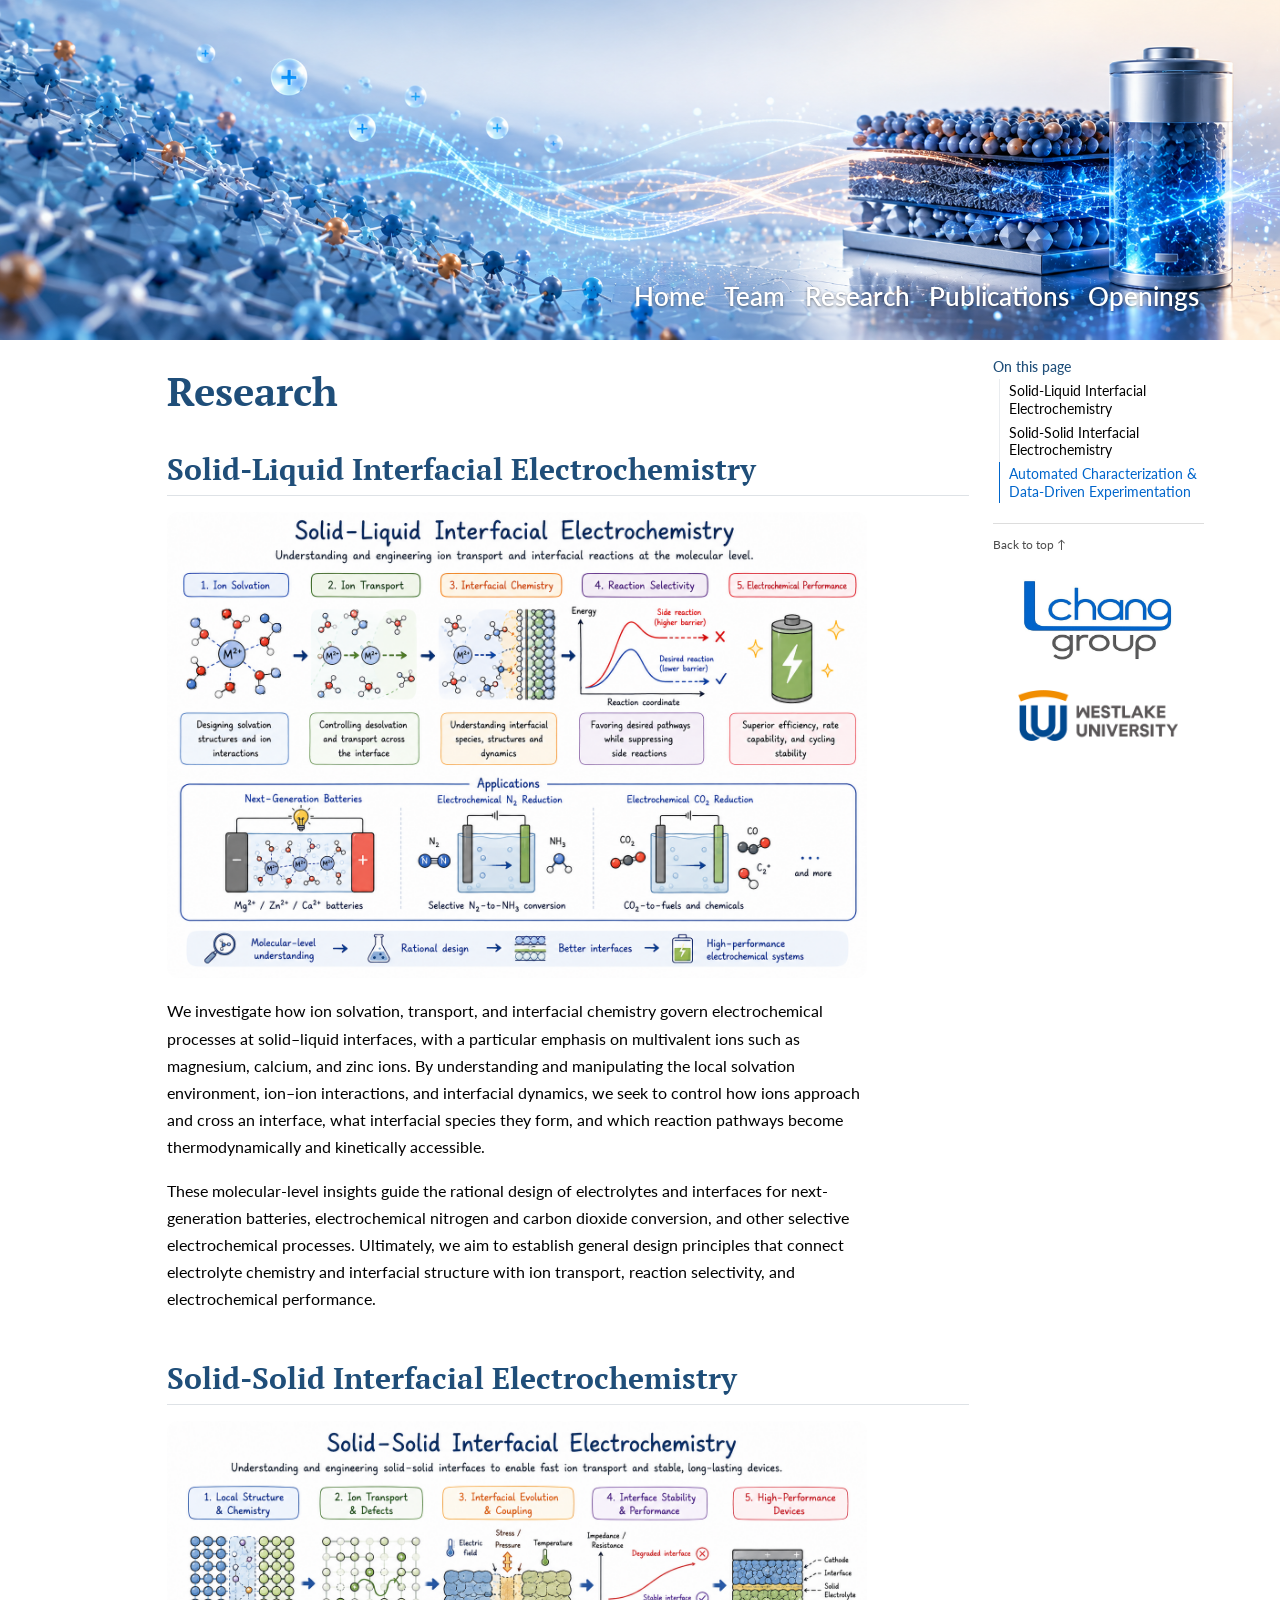
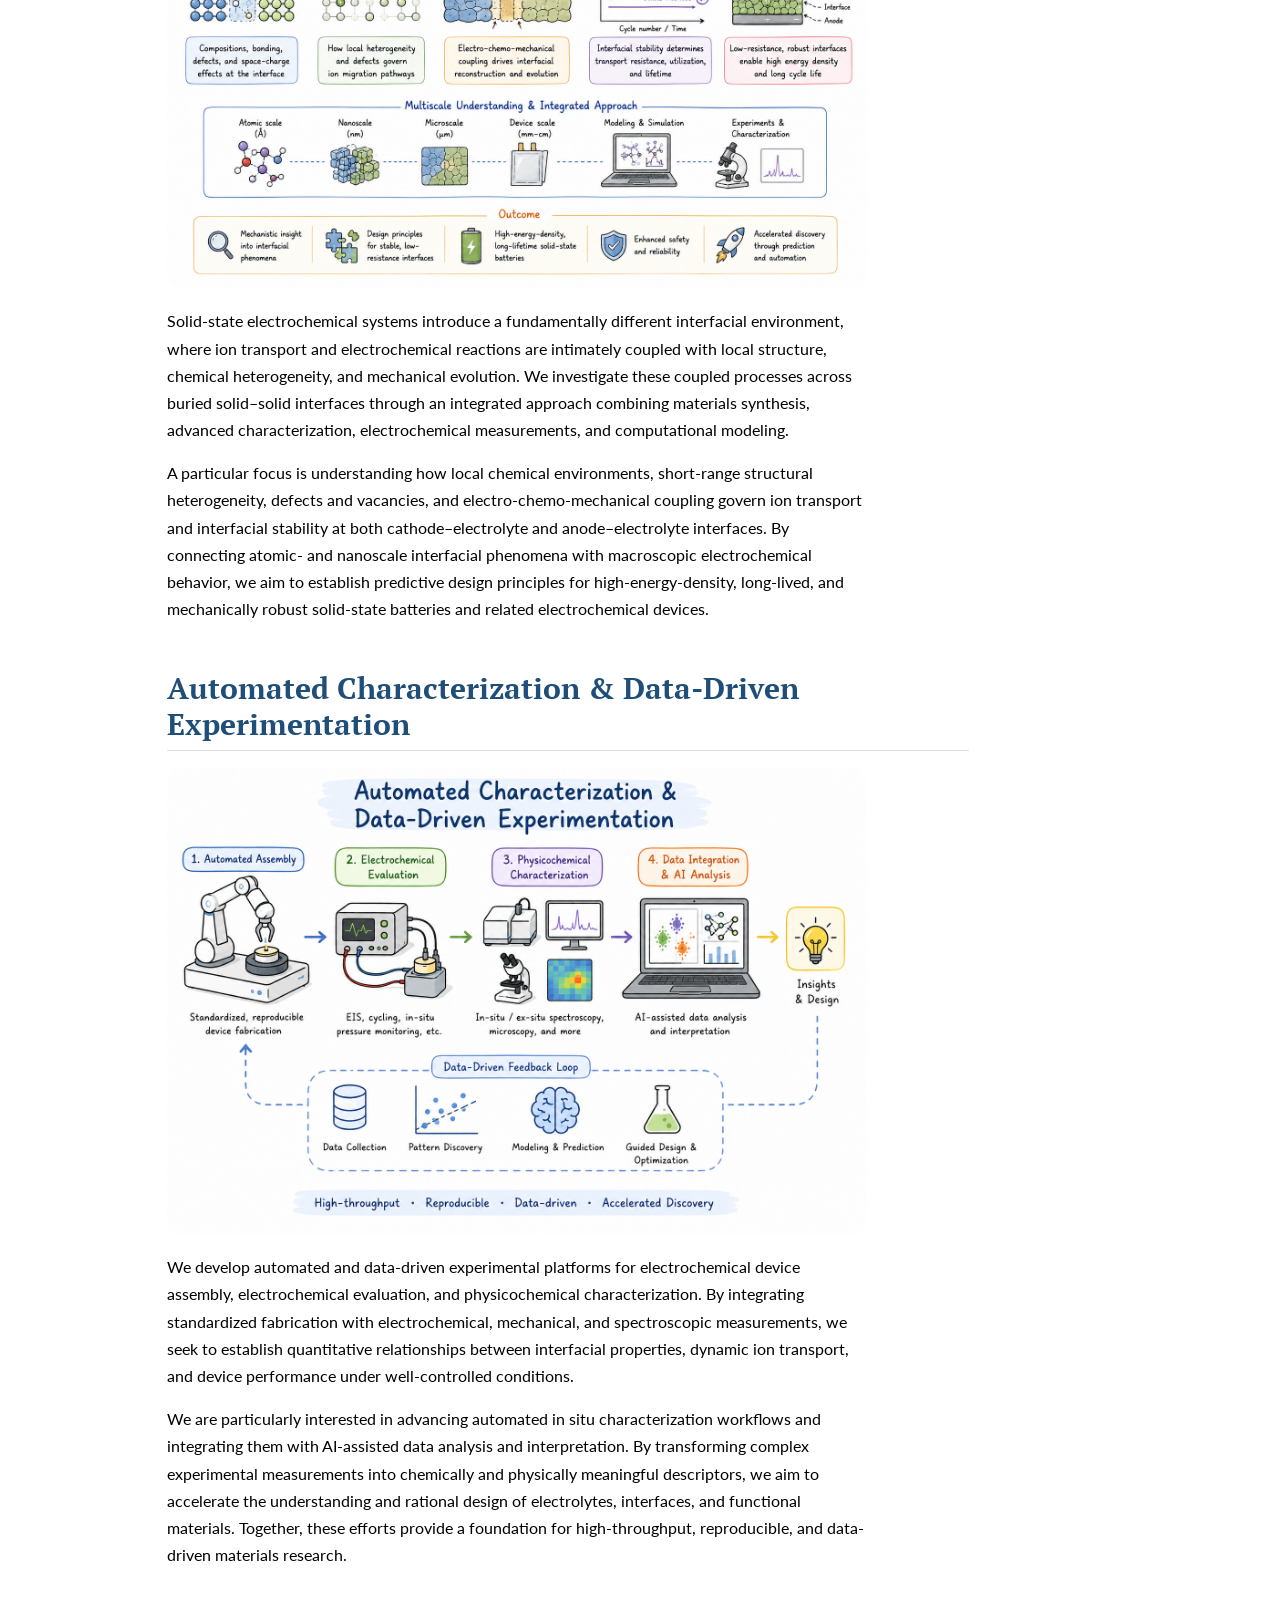
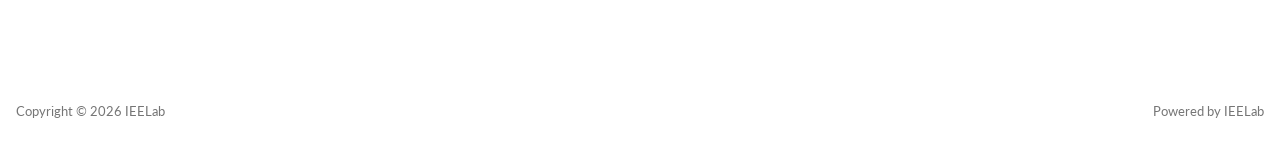
<file: docs/Research.html>
<!DOCTYPE html>
<html xmlns="http://www.w3.org/1999/xhtml" lang="en" xml:lang="en"><head>

<meta charset="utf-8">
<meta name="generator" content="quarto-1.11.9">

<meta name="viewport" content="width=device-width, initial-scale=1.0, user-scalable=yes">


<title>Research – Interfacial Electrochemical Engineering Lab</title>
<style>
/* Default styles provided by pandoc.
** See https://pandoc.org/MANUAL.html#variables-for-html for config info.
*/
span.smallcaps{font-variant: small-caps;}
div.columns{display: flex; gap: 1.5em;}
div.column{flex: auto;}
@media screen {
div.columns{gap: min(4vw, 1.5em);}
div.column{overflow-x: auto;}
}
div.hanging-indent{margin-left: 1.5em; text-indent: -1.5em;}
ul.task-list{list-style: none;}
ul.task-list li input[type="checkbox"] {
  width: 0.8em;
  margin: 0 0.8em 0.2em -1em; /* quarto-specific, see https://github.com/quarto-dev/quarto-cli/issues/4556 */ 
  vertical-align: middle;
}
</style>


<script src="site_libs/quarto-nav/quarto-nav.js"></script>
<script src="site_libs/quarto-nav/headroom.min.js"></script>
<script src="site_libs/clipboard/clipboard.min.js"></script>
<script src="site_libs/quarto-search/autocomplete.umd.js"></script>
<script src="site_libs/quarto-search/fuse.min.js"></script>
<script src="site_libs/quarto-search/quarto-search.js"></script>
<meta name="quarto:offset" content="./">
<link href="./images/site-logo.jpg" rel="icon" type="image/jpeg">
<script src="site_libs/quarto-html/quarto.js" type="module"></script>
<script src="site_libs/quarto-html/tabsets/tabsets.js" type="module"></script>
<script src="site_libs/quarto-html/scrollable-regions/scrollable-regions.js" type="module"></script>
<script src="site_libs/quarto-html/popper.min.js"></script>
<script src="site_libs/quarto-html/tippy.umd.min.js"></script>
<script src="site_libs/quarto-html/anchor.min.js"></script>
<link href="site_libs/quarto-html/tippy.css" rel="stylesheet">
<link href="site_libs/quarto-html/quarto-syntax-highlighting-00e69191a930b42b155058873613fefc.css" rel="stylesheet" id="quarto-text-highlighting-styles">
<script src="site_libs/bootstrap/bootstrap.min.js"></script>
<link href="site_libs/bootstrap/bootstrap-icons.css" rel="stylesheet">
<link href="site_libs/bootstrap/bootstrap-fd1bb39658a85798cfa423bf578b9869.min.css" rel="stylesheet" append-hash="true" id="quarto-bootstrap" data-mode="light">
<script id="quarto-search-options" type="application/json">{
  "location": "navbar",
  "copy-button": false,
  "collapse-after": 3,
  "panel-placement": "end",
  "type": "overlay",
  "limit": 50,
  "keyboard-shortcut": [
    "f",
    "/",
    "s"
  ],
  "show-item-context": false,
  "language": {
    "search-no-results-text": "No results",
    "search-matching-documents-text": "matching documents",
    "search-copy-link-title": "Copy link to search",
    "search-hide-matches-text": "Hide additional matches",
    "search-more-match-text": "more match in this document",
    "search-more-matches-text": "more matches in this document",
    "search-clear-button-title": "Clear",
    "search-text-placeholder": "",
    "search-detached-cancel-button-title": "Cancel",
    "search-submit-button-title": "Submit",
    "search-label": "Search"
  }
}</script>
<script async="" src="https://www.googletagmanager.com/gtag/js?id=G-5TPCGR6ZQC"></script>

<script type="text/javascript">

window.dataLayer = window.dataLayer || [];
function gtag(){dataLayer.push(arguments);}
gtag('js', new Date());
gtag('config', 'G-5TPCGR6ZQC', { 'anonymize_ip': true});
</script>


</head>

<body class="nav-fixed quarto-light"><a id="quarto-skip-link" class="visually-hidden-focusable" href="#quarto-document-content">Skip to main content</a>

<div id="quarto-search-results"></div>
  <header id="quarto-header" class="headroom fixed-top">
    <nav class="navbar navbar-expand-lg " data-bs-theme="dark" aria-label="Site">
      <div class="navbar-container container-fluid">
      <div class="navbar-brand-container mx-auto">
    <a class="navbar-brand" href="./index.html">
    <span class="navbar-title">Interfacial Electrochemical Engineering Lab</span>
    </a>
  </div>
          <button class="navbar-toggler" type="button" data-bs-toggle="collapse" data-bs-target="#navbarCollapse" aria-controls="navbarCollapse" aria-expanded="false" aria-label="Toggle navigation" onclick="if (window.quartoToggleHeadroom) { window.quartoToggleHeadroom(); }">
  <span class="navbar-toggler-icon"></span>
</button>
          <div class="collapse navbar-collapse" id="navbarCollapse">
            <ul class="navbar-nav navbar-nav-scroll ms-auto">
  <li class="nav-item">
    <a class="nav-link" href="./index.html"> 
<span class="menu-text">Home</span></a>
  </li>  
  <li class="nav-item">
    <a class="nav-link" href="./Team.html"> 
<span class="menu-text">Team</span></a>
  </li>  
  <li class="nav-item">
    <a class="nav-link active" href="./Research.html" aria-current="page"> 
<span class="menu-text">Research</span></a>
  </li>  
  <li class="nav-item">
    <a class="nav-link" href="./publications.html"> 
<span class="menu-text">Publications</span></a>
  </li>  
  <li class="nav-item">
    <a class="nav-link" href="./Openings.html"> 
<span class="menu-text">Openings</span></a>
  </li>  
</ul>
          </div> <!-- /navcollapse -->
            <div class="quarto-navbar-tools">
</div>
      </div> <!-- /container-fluid -->
    </nav>
</header>
<!-- content -->
<div id="quarto-content" class="quarto-container page-columns page-rows-contents page-layout-article page-navbar">
<!-- sidebar -->
<!-- margin-sidebar -->
    <div id="quarto-margin-sidebar" class="sidebar margin-sidebar">
        <nav id="TOC" role="doc-toc" aria-labelledby="toc-title" class="toc-active">
    <h2 id="toc-title">On this page</h2>
   
  <ul>
  <li><a href="#solid-liquid-interfacial-electrochemistry" id="toc-solid-liquid-interfacial-electrochemistry" class="nav-link active" data-scroll-target="#solid-liquid-interfacial-electrochemistry">Solid-Liquid Interfacial Electrochemistry</a></li>
  <li><a href="#solid-solid-interfacial-electrochemistry" id="toc-solid-solid-interfacial-electrochemistry" class="nav-link" data-scroll-target="#solid-solid-interfacial-electrochemistry">Solid-Solid Interfacial Electrochemistry</a></li>
  <li><a href="#automated-characterization-data-driven-experimentation" id="toc-automated-characterization-data-driven-experimentation" class="nav-link" data-scroll-target="#automated-characterization-data-driven-experimentation">Automated Characterization &amp; Data-Driven Experimentation</a></li>
  </ul>
</nav>
    </div>
<!-- main -->
<main class="content" id="quarto-document-content" tabindex="-1">

<header id="title-block-header" class="quarto-title-block default">
<div class="quarto-title">
<h1 class="title">Research</h1>
</div>



<div class="quarto-title-meta">

    
  
    
  </div>
  


</header>


<section id="solid-liquid-interfacial-electrochemistry" class="level2">
<h2 class="anchored" data-anchor-id="solid-liquid-interfacial-electrochemistry">Solid-Liquid Interfacial Electrochemistry</h2>
<div class="research-block">
<p><img src="images/Research/Solid-liquid.png" class="research-image"></p>
<p>We investigate how ion solvation, transport, and interfacial chemistry govern electrochemical processes at solid–liquid interfaces, with a particular emphasis on multivalent ions such as magnesium, calcium, and zinc ions. By understanding and manipulating the local solvation environment, ion–ion interactions, and interfacial dynamics, we seek to control how ions approach and cross an interface, what interfacial species they form, and which reaction pathways become thermodynamically and kinetically accessible.</p>
<p>These molecular-level insights guide the rational design of electrolytes and interfaces for next-generation batteries, electrochemical nitrogen and carbon dioxide conversion, and other selective electrochemical processes. Ultimately, we aim to establish general design principles that connect electrolyte chemistry and interfacial structure with ion transport, reaction selectivity, and electrochemical performance.</p>
<div class="research-text">

</div>
</div>
</section>
<section id="solid-solid-interfacial-electrochemistry" class="level2">
<h2 class="anchored" data-anchor-id="solid-solid-interfacial-electrochemistry">Solid-Solid Interfacial Electrochemistry</h2>
<div class="research-block">
<p><img src="images/Research/Solid-solid.png" class="research-image"></p>
<p>Solid-state electrochemical systems introduce a fundamentally different interfacial environment, where ion transport and electrochemical reactions are intimately coupled with local structure, chemical heterogeneity, and mechanical evolution. We investigate these coupled processes across buried solid–solid interfaces through an integrated approach combining materials synthesis, advanced characterization, electrochemical measurements, and computational modeling.</p>
<p>A particular focus is understanding how local chemical environments, short-range structural heterogeneity, defects and vacancies, and electro-chemo-mechanical coupling govern ion transport and interfacial stability at both cathode–electrolyte and anode–electrolyte interfaces. By connecting atomic- and nanoscale interfacial phenomena with macroscopic electrochemical behavior, we aim to establish predictive design principles for high-energy-density, long-lived, and mechanically robust solid-state batteries and related electrochemical devices.</p>
<div class="research-text">

</div>
</div>
</section>
<section id="automated-characterization-data-driven-experimentation" class="level2">
<h2 class="anchored" data-anchor-id="automated-characterization-data-driven-experimentation">Automated Characterization &amp; Data-Driven Experimentation</h2>
<div class="research-block">
<p><img src="images/Research/automation.png" class="research-image"></p>
<p>We develop automated and data-driven experimental platforms for electrochemical device assembly, electrochemical evaluation, and physicochemical characterization. By integrating standardized fabrication with electrochemical, mechanical, and spectroscopic measurements, we seek to establish quantitative relationships between interfacial properties, dynamic ion transport, and device performance under well-controlled conditions.</p>
<p>We are particularly interested in advancing automated in situ characterization workflows and integrating them with AI-assisted data analysis and interpretation. By transforming complex experimental measurements into chemically and physically meaningful descriptors, we aim to accelerate the understanding and rational design of electrolytes, interfaces, and functional materials. Together, these efforts provide a foundation for high-throughput, reproducible, and data-driven materials research.</p>
<div class="research-text">

</div>
</div>


</section>

</main> <!-- /main -->
<script>

document.addEventListener("DOMContentLoaded", function () {



  const toc = document.querySelector("#TOC");

  if (!toc) return;



  /*

   * TOC links

   */

  const tocLinks = Array.from(

    toc.querySelectorAll('a[href^="#"]')

  );



  /*

   * Handle TOC clicks ourselves.

   *

   * Capture phase is important:

   * it runs before Quarto's own click handlers,

   * avoiding conflicts between the two.

   */

  toc.addEventListener(

    "click",

    function (e) {



      const link = e.target.closest('a[href^="#"]');



      if (!link || !toc.contains(link)) return;



      const href = link.getAttribute("href");



      if (!href || href === "#") return;



      const id = decodeURIComponent(

        href.substring(1)

      );



      const target =

        document.getElementById(id);



      if (!target) return;



      e.preventDefault();

      e.stopPropagation();



      /*

       * Position the target below the navbar.

       */

      const targetY =

        target.getBoundingClientRect().top +

        window.scrollY -

        80;



      window.scrollTo({

        top: Math.max(0, targetY),

        behavior: "auto"

      });



      /*

       * Update URL without triggering another scroll.

       */

      history.replaceState(

        null,

        "",

        href

      );



    },

    true

  );





  /*

   * Active TOC highlighting

   */

  const sections = [];



  tocLinks.forEach(link => {



    const href = link.getAttribute("href");



    if (!href || href === "#") return;



    const id = decodeURIComponent(

      href.substring(1)

    );



    const section =

      document.getElementById(id);



    if (!section) return;



    sections.push({

      link: link,

      section: section

    });



  });





  function updateTOC() {



    let current = null;



    sections.forEach(item => {



      const rect =

        item.section.getBoundingClientRect();



      if (rect.top <= 250) {

        current = item;

      }



    });



    tocLinks.forEach(link => {

      link.classList.remove("active");

    });



    if (current) {

      current.link.classList.add("active");

    }



  }





  window.addEventListener(

    "scroll",

    updateTOC,

    { passive: true }

  );



  updateTOC();





  /*

   * Back to top

   */

  const backToTop =

    document.createElement("a");



  backToTop.href = "#";

  backToTop.className = "back-to-top";

  backToTop.innerHTML = "Back to top ↑";



  backToTop.addEventListener(

    "click",

    function (e) {



      e.preventDefault();



      window.scrollTo({

        top: 0,

        behavior: "smooth"

      });



      history.replaceState(

        null,

        "",

        window.location.pathname

      );



    }

  );



  toc.appendChild(backToTop);





  /*

   * Sidebar logos

   */

  const marginSidebar =

    document.querySelector(

      "#quarto-margin-sidebar"

    );



  if (marginSidebar) {



    const logoBox =

      document.createElement("div");



    logoBox.className =

      "sidebar-logos";



    logoBox.innerHTML = `

      <img class="chang-logo"

           src="images/site-logo.jpg"

           alt="Chang Group">



      <img class="westlake-logo"

           src="images/westlake-logo.png"

           alt="Westlake University">

    `;



    marginSidebar.appendChild(

      logoBox

    );



  }



});

</script>
<script id="quarto-html-after-body" type="application/javascript">
  window.document.addEventListener("DOMContentLoaded", function (event) {
    const icon = "";
    const anchorJS = new window.AnchorJS();
    anchorJS.options = {
      placement: 'right',
      icon: icon
    };
    anchorJS.add('.anchored');
    const isCodeAnnotation = (el) => {
      for (const clz of el.classList) {
        if (clz.startsWith('code-annotation-')) {                     
          return true;
        }
      }
      return false;
    }
    const onCopySuccess = function(e) {
      // button target
      const button = e.trigger;
      // don't keep focus
      button.blur();
      // flash "checked"
      button.classList.add('code-copy-button-checked');
      var currentTitle = button.getAttribute("title");
      button.setAttribute("title", "Copied!");
      let tooltip;
      if (window.bootstrap) {
        button.setAttribute("data-bs-toggle", "tooltip");
        button.setAttribute("data-bs-placement", "left");
        button.setAttribute("data-bs-title", "Copied!");
        tooltip = new bootstrap.Tooltip(button, 
          { trigger: "manual", 
            customClass: "code-copy-button-tooltip",
            offset: [0, -8]});
        tooltip.show();    
      }
      setTimeout(function() {
        if (tooltip) {
          tooltip.hide();
          button.removeAttribute("data-bs-title");
          button.removeAttribute("data-bs-toggle");
          button.removeAttribute("data-bs-placement");
        }
        button.setAttribute("title", currentTitle);
        button.classList.remove('code-copy-button-checked');
      }, 1000);
      // clear code selection
      e.clearSelection();
    }
    const getTextToCopy = function(trigger) {
      const outerScaffold = trigger.parentElement.cloneNode(true);
      const codeEl = outerScaffold.querySelector('code');
      for (const childEl of codeEl.children) {
        if (isCodeAnnotation(childEl)) {
          childEl.remove();
        }
      }
      return codeEl.innerText;
    }
    const clipboard = new window.ClipboardJS('.code-copy-button:not([data-in-quarto-modal])', {
      text: getTextToCopy
    });
    clipboard.on('success', onCopySuccess);
    if (window.document.getElementById('quarto-embedded-source-code-modal')) {
      const clipboardModal = new window.ClipboardJS('.code-copy-button[data-in-quarto-modal]', {
        text: getTextToCopy,
        container: window.document.getElementById('quarto-embedded-source-code-modal')
      });
      clipboardModal.on('success', onCopySuccess);
    }
      var localhostRegex = new RegExp(/^(?:http|https):\/\/localhost\:?[0-9]*\//);
      var mailtoRegex = new RegExp(/^mailto:/);
        var filterRegex = new RegExp("https:\/\/changli-ieelab\.github\.io\/westlake");
      var isInternal = (href) => {
          return filterRegex.test(href) || localhostRegex.test(href) || mailtoRegex.test(href);
      }
      // Inspect non-navigation links and adorn them if external
      window.quartoDecorateExternalLinks = function (root) {
     var links = (root || window.document).querySelectorAll('a[href]:not(.nav-link):not(.navbar-brand):not(.toc-action):not(.sidebar-link):not(.sidebar-item-toggle):not(.pagination-link):not(.no-external):not([aria-hidden]):not(.dropdown-item):not(.quarto-navigation-tool):not(.about-link)');
      for (var i=0; i<links.length; i++) {
        const link = links[i];
        if (!isInternal(link.href)) {
          // undo the damage that might have been done by quarto-nav.js in the case of
          // links that we want to consider external
          if (link.dataset.originalHref !== undefined) {
            link.href = link.dataset.originalHref;
          }
          if (!link.classList.contains('no-external-icon')) {
          }
        }
      }
      };
      window.quartoDecorateExternalLinks(window.document);
    // Esc closes the popup (WCAG 1.4.13) and focus leaving both trigger and
    // popup closes it (WCAG 2.4.11); tippy handles neither for interactive popups.
    const hideOnEscAndFocusOut = {
      name: 'hideOnEscAndFocusOut',
      defaultValue: true,
      fn(instance) {
        const dismiss = () => {
          // A show scheduled by the trigger delay would otherwise reopen it
          instance.clearDelayTimeouts();
          instance.hide();
        };
        const onKeyDown = (event) => {
          if (event.key !== 'Escape') {
            return;
          }
          // Keep Esc from also reaching page handlers (e.g. reveal.js overview),
          // except an open reveal.js slide menu, which Esc should close too.
          // The menu handles keys only when its keyboard option is on.
          const menuHandlesEsc = window.Reveal?.getPlugin?.('menu')?.isOpen() &&
            window.Reveal.getConfig().menu?.keyboard !== false;
          if (!menuHandlesEsc) {
            event.stopPropagation();
          }
          if (instance.popper.contains(window.document.activeElement)) {
            // Disabled while refocusing so the focus trigger does not reopen it
            instance.disable();
            instance.reference.focus();
            instance.enable();
          }
          dismiss();
        };
        const onFocusOut = (event) => {
          const target = event.relatedTarget;
          if (target && !instance.reference.contains(target) &&
              !instance.popper.contains(target)) {
            dismiss();
          }
        };
        // On the trigger too: a click trigger (code-annotations: select) has no
        // blur handling. Attached for the instance's lifetime so leaving the
        // trigger also cancels a show still pending on the trigger delay.
        instance.reference.addEventListener('focusout', onFocusOut);
        return {
          onShow() {
            window.document.addEventListener('keydown', onKeyDown, true);
            instance.popper.addEventListener('focusout', onFocusOut);
          },
          onHide() {
            window.document.removeEventListener('keydown', onKeyDown, true);
            instance.popper.removeEventListener('focusout', onFocusOut);
          },
          onDestroy() {
            instance.reference.removeEventListener('focusout', onFocusOut);
          },
        };
      },
    };
    function tippyHover(el, contentFn, onTriggerFn, onUntriggerFn) {
      const config = {
        allowHTML: true,
        maxWidth: 500,
        delay: 100,
        arrow: false,
        appendTo: function(el) {
            return el.parentElement;
        },
        interactive: true,
        interactiveBorder: 10,
        theme: 'quarto',
        placement: 'bottom-start',
        plugins: [hideOnEscAndFocusOut],
      };
      if (contentFn) {
        config.content = contentFn;
      }
      if (onTriggerFn) {
        config.onTrigger = onTriggerFn;
      }
      if (onUntriggerFn) {
        config.onUntrigger = onUntriggerFn;
      }
      window.tippy(el, config); 
    }
    const noterefs = window.document.querySelectorAll('a[role="doc-noteref"]');
    for (var i=0; i<noterefs.length; i++) {
      const ref = noterefs[i];
      tippyHover(ref, function() {
        // use id or data attribute instead here
        let href = ref.getAttribute('data-footnote-href') || ref.getAttribute('href');
        try { href = new URL(href).hash; } catch {}
        const id = href.replace(/^#\/?/, "");
        const note = window.document.getElementById(id);
        if (note) {
          return note.innerHTML;
        } else {
          return "";
        }
      });
    }
    const xrefs = window.document.querySelectorAll('a.quarto-xref');
    const processXRef = (id, note) => {
      // Strip column container classes
      const stripColumnClz = (el) => {
        el.classList.remove("page-full", "page-columns");
        if (el.children) {
          for (const child of el.children) {
            stripColumnClz(child);
          }
        }
      }
      stripColumnClz(note)
      if (id === null || id.startsWith('sec-')) {
        // Special case sections, only their first couple elements
        const container = document.createElement("div");
        if (note.children && note.children.length > 2) {
          container.appendChild(note.children[0].cloneNode(true));
          for (let i = 1; i < note.children.length; i++) {
            const child = note.children[i];
            if (child.tagName === "P" && child.innerText === "") {
              continue;
            } else {
              container.appendChild(child.cloneNode(true));
              break;
            }
          }
          if (window.Quarto?.typesetMath) {
            window.Quarto.typesetMath(container);
          }
          return container.innerHTML
        } else {
          if (window.Quarto?.typesetMath) {
            window.Quarto.typesetMath(note);
          }
          return note.innerHTML;
        }
      } else {
        // Remove any anchor links if they are present
        const anchorLink = note.querySelector('a.anchorjs-link');
        if (anchorLink) {
          anchorLink.remove();
        }
        if (window.Quarto?.typesetMath) {
          window.Quarto.typesetMath(note);
        }
        if (note.classList.contains("callout")) {
          return note.outerHTML;
        } else {
          return note.innerHTML;
        }
      }
    }
    for (var i=0; i<xrefs.length; i++) {
      const xref = xrefs[i];
      tippyHover(xref, undefined, function(instance) {
        instance.disable();
        let url = xref.getAttribute('href');
        let hash = undefined; 
        if (url.startsWith('#')) {
          hash = url;
        } else {
          try { hash = new URL(url).hash; } catch {}
        }
        if (hash) {
          const id = hash.replace(/^#\/?/, "");
          const note = window.document.getElementById(id);
          if (note !== null) {
            try {
              const html = processXRef(id, note.cloneNode(true));
              instance.setContent(html);
            } finally {
              instance.enable();
              instance.show();
            }
          } else {
            // See if we can fetch this
            fetch(url.split('#')[0])
            .then(res => res.text())
            .then(html => {
              const parser = new DOMParser();
              const htmlDoc = parser.parseFromString(html, "text/html");
              const note = htmlDoc.getElementById(id);
              if (note !== null) {
                const html = processXRef(id, note);
                instance.setContent(html);
              } 
            }).finally(() => {
              instance.enable();
              instance.show();
            });
          }
        } else {
          // See if we can fetch a full url (with no hash to target)
          // This is a special case and we should probably do some content thinning / targeting
          fetch(url)
          .then(res => res.text())
          .then(html => {
            const parser = new DOMParser();
            const htmlDoc = parser.parseFromString(html, "text/html");
            const note = htmlDoc.querySelector('main.content');
            if (note !== null) {
              // This should only happen for chapter cross references
              // (since there is no id in the URL)
              // remove the first header
              if (note.children.length > 0 && note.children[0].tagName === "HEADER") {
                note.children[0].remove();
              }
              const html = processXRef(null, note);
              instance.setContent(html);
            } 
          }).finally(() => {
            instance.enable();
            instance.show();
          });
        }
      }, function(instance) {
      });
    }
        let selectedAnnoteEl;
        const selectorForAnnotation = ( cell, annotation) => {
          let cellAttr = 'data-code-cell="' + cell + '"';
          let lineAttr = 'data-code-annotation="' +  annotation + '"';
          const selector = 'span[' + cellAttr + '][' + lineAttr + ']';
          return selector;
        }
        const selectCodeLines = (annoteEl) => {
          const doc = window.document;
          const targetCell = annoteEl.getAttribute("data-target-cell");
          const targetAnnotation = annoteEl.getAttribute("data-target-annotation");
          const annoteSpan = window.document.querySelector(selectorForAnnotation(targetCell, targetAnnotation));
          const lines = annoteSpan.getAttribute("data-code-lines").split(",");
          const lineIds = lines.map((line) => {
            return targetCell + "-" + line;
          })
          // Each band is positioned against its own containing block, which is
          // not the offsetParent of the lines, so place it from client rects.
          const placeBand = (band, firstEl, lastEl, codeBlock) => {
            const container = band.offsetParent;
            if (container === null) {
              return;
            }
            const containerRect = container.getBoundingClientRect();
            // Reveal.js scales slides with a transform, so convert client
            // pixels back to the CSS pixels of the container.
            const scale = containerRect.height / container.offsetHeight || 1;
            const firstRect = firstEl.getBoundingClientRect();
            const lastRect = lastEl.getBoundingClientRect();
            const top = (firstRect.top - containerRect.top) / scale - container.clientTop + container.scrollTop;
            const height = (lastRect.bottom - firstRect.top) / scale;
            band.style.top = top - 2 + "px";
            band.style.height = height + 4 + "px";
            if (codeBlock) {
              // Without the copy button wrapper, the containing block is wider
              // than the code block, so span the code block explicitly.
              const blockRect = codeBlock.getBoundingClientRect();
              band.style.left = (blockRect.left - containerRect.left) / scale - container.clientLeft + container.scrollLeft + "px";
              band.style.width = blockRect.width / scale + "px";
            }
          };
          if (lineIds.length > 0) {
            const el = window.document.getElementById(lineIds[0]);
            const lastEl = window.document.getElementById(lineIds[lineIds.length - 1]);
            const parent = el.parentElement.parentElement;
            // cook up a div (if necessary) and position it
            let div = window.document.getElementById("code-annotation-line-highlight");
            if (div === null) {
              div = window.document.createElement("div");
              div.setAttribute("id", "code-annotation-line-highlight");
              div.style.position = 'absolute';
              parent.appendChild(div);
            }
            placeBand(div, el, lastEl, parent.closest("div.sourceCode") || parent);
            let gutterDiv = window.document.getElementById("code-annotation-line-highlight-gutter");
            if (gutterDiv === null) {
              gutterDiv = window.document.createElement("div");
              gutterDiv.setAttribute("id", "code-annotation-line-highlight-gutter");
              gutterDiv.style.position = 'absolute';
              const codeCell = window.document.getElementById(targetCell);
              const gutter = codeCell.querySelector('.code-annotation-gutter');
              gutter.appendChild(gutterDiv);
            }
            placeBand(gutterDiv, el, lastEl);
            selectedAnnoteEl = annoteEl;
          }
        };
        const unselectCodeLines = () => {
          const elementsIds = ["code-annotation-line-highlight", "code-annotation-line-highlight-gutter"];
          elementsIds.forEach((elId) => {
            const div = window.document.getElementById(elId);
            if (div) {
              div.remove();
            }
          });
          selectedAnnoteEl = undefined;
        };
          // Handle positioning of the toggle
      window.addEventListener(
        "resize",
        throttle(() => {
          elRect = undefined;
          if (selectedAnnoteEl) {
            selectCodeLines(selectedAnnoteEl);
          }
        }, 10)
      );
      function throttle(fn, ms) {
      let throttle = false;
      let timer;
        return (...args) => {
          if(!throttle) { // first call gets through
              fn.apply(this, args);
              throttle = true;
          } else { // all the others get throttled
              if(timer) clearTimeout(timer); // cancel #2
              timer = setTimeout(() => {
                fn.apply(this, args);
                timer = throttle = false;
              }, ms);
          }
        };
      }
        // Attach click handler to the DT
        const annoteDls = window.document.querySelectorAll('dt[data-target-cell]');
        for (const annoteDlNode of annoteDls) {
          annoteDlNode.addEventListener('click', (event) => {
            const clickedEl = event.target;
            if (clickedEl !== selectedAnnoteEl) {
              unselectCodeLines();
              const activeEl = window.document.querySelector('dt[data-target-cell].code-annotation-active');
              if (activeEl) {
                activeEl.classList.remove('code-annotation-active');
              }
              selectCodeLines(clickedEl);
              clickedEl.classList.add('code-annotation-active');
            } else {
              // Unselect the line
              unselectCodeLines();
              clickedEl.classList.remove('code-annotation-active');
            }
          });
        }
    const findCites = (el) => {
      const parentEl = el.parentElement;
      if (parentEl) {
        const cites = parentEl.dataset.cites;
        if (cites) {
          return {
            el,
            cites: cites.split(' ')
          };
        } else {
          return findCites(el.parentElement)
        }
      } else {
        return undefined;
      }
    };
    var bibliorefs = window.document.querySelectorAll('a[role="doc-biblioref"]');
    for (var i=0; i<bibliorefs.length; i++) {
      const ref = bibliorefs[i];
      const citeInfo = findCites(ref);
      if (citeInfo) {
        tippyHover(citeInfo.el, function() {
          var popup = window.document.createElement('div');
          citeInfo.cites.forEach(function(cite) {
            var citeDiv = window.document.createElement('div');
            citeDiv.classList.add('hanging-indent');
            citeDiv.classList.add('csl-entry');
            var biblioDiv = window.document.getElementById('ref-' + cite);
            if (biblioDiv) {
              citeDiv.innerHTML = biblioDiv.innerHTML;
            }
            popup.appendChild(citeDiv);
          });
          return popup.innerHTML;
        });
      }
    }
  });
  </script>
  <script type="application/javascript">
  window.quartoScrollableRegionsLabels = {"code":"Scrollable code","output":"Scrollable output"};
  </script>
</div> <!-- /content -->
<footer class="footer">
  <div class="nav-footer">
    <div class="nav-footer-left">
<p>Copyright © 2026 IEELab</p>
</div>   
    <div class="nav-footer-center">
      &nbsp;
    </div>
    <div class="nav-footer-right">
<p>Powered by IEELab</p>
</div>
  </div>
</footer>




</body></html>
</file>
<file: docs/site_libs/quarto-html/tippy.css>
.tippy-box[data-animation=fade][data-state=hidden]{opacity:0}[data-tippy-root]{max-width:calc(100vw - 10px)}.tippy-box{position:relative;background-color:#333;color:#fff;border-radius:4px;font-size:14px;line-height:1.4;white-space:normal;outline:0;transition-property:transform,visibility,opacity}.tippy-box[data-placement^=top]>.tippy-arrow{bottom:0}.tippy-box[data-placement^=top]>.tippy-arrow:before{bottom:-7px;left:0;border-width:8px 8px 0;border-top-color:initial;transform-origin:center top}.tippy-box[data-placement^=bottom]>.tippy-arrow{top:0}.tippy-box[data-placement^=bottom]>.tippy-arrow:before{top:-7px;left:0;border-width:0 8px 8px;border-bottom-color:initial;transform-origin:center bottom}.tippy-box[data-placement^=left]>.tippy-arrow{right:0}.tippy-box[data-placement^=left]>.tippy-arrow:before{border-width:8px 0 8px 8px;border-left-color:initial;right:-7px;transform-origin:center left}.tippy-box[data-placement^=right]>.tippy-arrow{left:0}.tippy-box[data-placement^=right]>.tippy-arrow:before{left:-7px;border-width:8px 8px 8px 0;border-right-color:initial;transform-origin:center right}.tippy-box[data-inertia][data-state=visible]{transition-timing-function:cubic-bezier(.54,1.5,.38,1.11)}.tippy-arrow{width:16px;height:16px;color:#333}.tippy-arrow:before{content:"";position:absolute;border-color:transparent;border-style:solid}.tippy-content{position:relative;padding:5px 9px;z-index:1}
</file>
<file: docs/site_libs/quarto-html/quarto-syntax-highlighting-00e69191a930b42b155058873613fefc.css>
/* quarto syntax highlight colors */
:root {
  --quarto-hl-ot-color: #003B4F;
  --quarto-hl-at-color: #657422;
  --quarto-hl-ss-color: #20794D;
  --quarto-hl-an-color: #5E5E5E;
  --quarto-hl-fu-color: #4758AB;
  --quarto-hl-st-color: #20794D;
  --quarto-hl-cf-color: #003B4F;
  --quarto-hl-op-color: #5E5E5E;
  --quarto-hl-er-color: #AD0000;
  --quarto-hl-bn-color: #AD0000;
  --quarto-hl-al-color: #AD0000;
  --quarto-hl-va-color: #111111;
  --quarto-hl-bu-color: inherit;
  --quarto-hl-ex-color: inherit;
  --quarto-hl-pp-color: #AD0000;
  --quarto-hl-in-color: #5E5E5E;
  --quarto-hl-vs-color: #20794D;
  --quarto-hl-wa-color: #5E5E5E;
  --quarto-hl-do-color: #5E5E5E;
  --quarto-hl-im-color: #00769E;
  --quarto-hl-ch-color: #20794D;
  --quarto-hl-dt-color: #AD0000;
  --quarto-hl-fl-color: #AD0000;
  --quarto-hl-co-color: #5E5E5E;
  --quarto-hl-cv-color: #5E5E5E;
  --quarto-hl-cn-color: #8f5902;
  --quarto-hl-sc-color: #5E5E5E;
  --quarto-hl-dv-color: #AD0000;
  --quarto-hl-kw-color: #003B4F;
}

/* other quarto variables */
:root {
  --quarto-font-monospace: "Source Code Pro", monospace;
}

/* syntax highlight based on Pandoc's rules */
pre > code.sourceCode > span {
  color: #003B4F;
}

code.sourceCode > span {
  color: #003B4F;
}

div.sourceCode,
div.sourceCode pre.sourceCode {
  color: #003B4F;
}

/* Normal */
code span {
  color: #003B4F;
}

/* Alert */
code span.al {
  color: #AD0000;
  font-style: inherit;
}

/* Annotation */
code span.an {
  color: #5E5E5E;
  font-style: inherit;
}

/* Attribute */
code span.at {
  color: #657422;
  font-style: inherit;
}

/* BaseN */
code span.bn {
  color: #AD0000;
  font-style: inherit;
}

/* BuiltIn */
code span.bu {
  font-style: inherit;
}

/* ControlFlow */
code span.cf {
  color: #003B4F;
  font-weight: bold;
  font-style: inherit;
}

/* Char */
code span.ch {
  color: #20794D;
  font-style: inherit;
}

/* Constant */
code span.cn {
  color: #8f5902;
  font-style: inherit;
}

/* Comment */
code span.co {
  color: #5E5E5E;
  font-style: inherit;
}

/* CommentVar */
code span.cv {
  color: #5E5E5E;
  font-style: italic;
}

/* Documentation */
code span.do {
  color: #5E5E5E;
  font-style: italic;
}

/* DataType */
code span.dt {
  color: #AD0000;
  font-style: inherit;
}

/* DecVal */
code span.dv {
  color: #AD0000;
  font-style: inherit;
}

/* Error */
code span.er {
  color: #AD0000;
  font-style: inherit;
}

/* Extension */
code span.ex {
  font-style: inherit;
}

/* Float */
code span.fl {
  color: #AD0000;
  font-style: inherit;
}

/* Function */
code span.fu {
  color: #4758AB;
  font-style: inherit;
}

/* Import */
code span.im {
  color: #00769E;
  font-style: inherit;
}

/* Information */
code span.in {
  color: #5E5E5E;
  font-style: inherit;
}

/* Keyword */
code span.kw {
  color: #003B4F;
  font-weight: bold;
  font-style: inherit;
}

/* Operator */
code span.op {
  color: #5E5E5E;
  font-style: inherit;
}

/* Other */
code span.ot {
  color: #003B4F;
  font-style: inherit;
}

/* Preprocessor */
code span.pp {
  color: #AD0000;
  font-style: inherit;
}

/* SpecialChar */
code span.sc {
  color: #5E5E5E;
  font-style: inherit;
}

/* SpecialString */
code span.ss {
  color: #20794D;
  font-style: inherit;
}

/* String */
code span.st {
  color: #20794D;
  font-style: inherit;
}

/* Variable */
code span.va {
  color: #111111;
  font-style: inherit;
}

/* VerbatimString */
code span.vs {
  color: #20794D;
  font-style: inherit;
}

/* Warning */
code span.wa {
  color: #5E5E5E;
  font-style: italic;
}

.prevent-inlining {
  content: "</";
}

/*# sourceMappingURL=f63bb6c3465eb2121179ccb8d6784b03.css.map */
</file>
